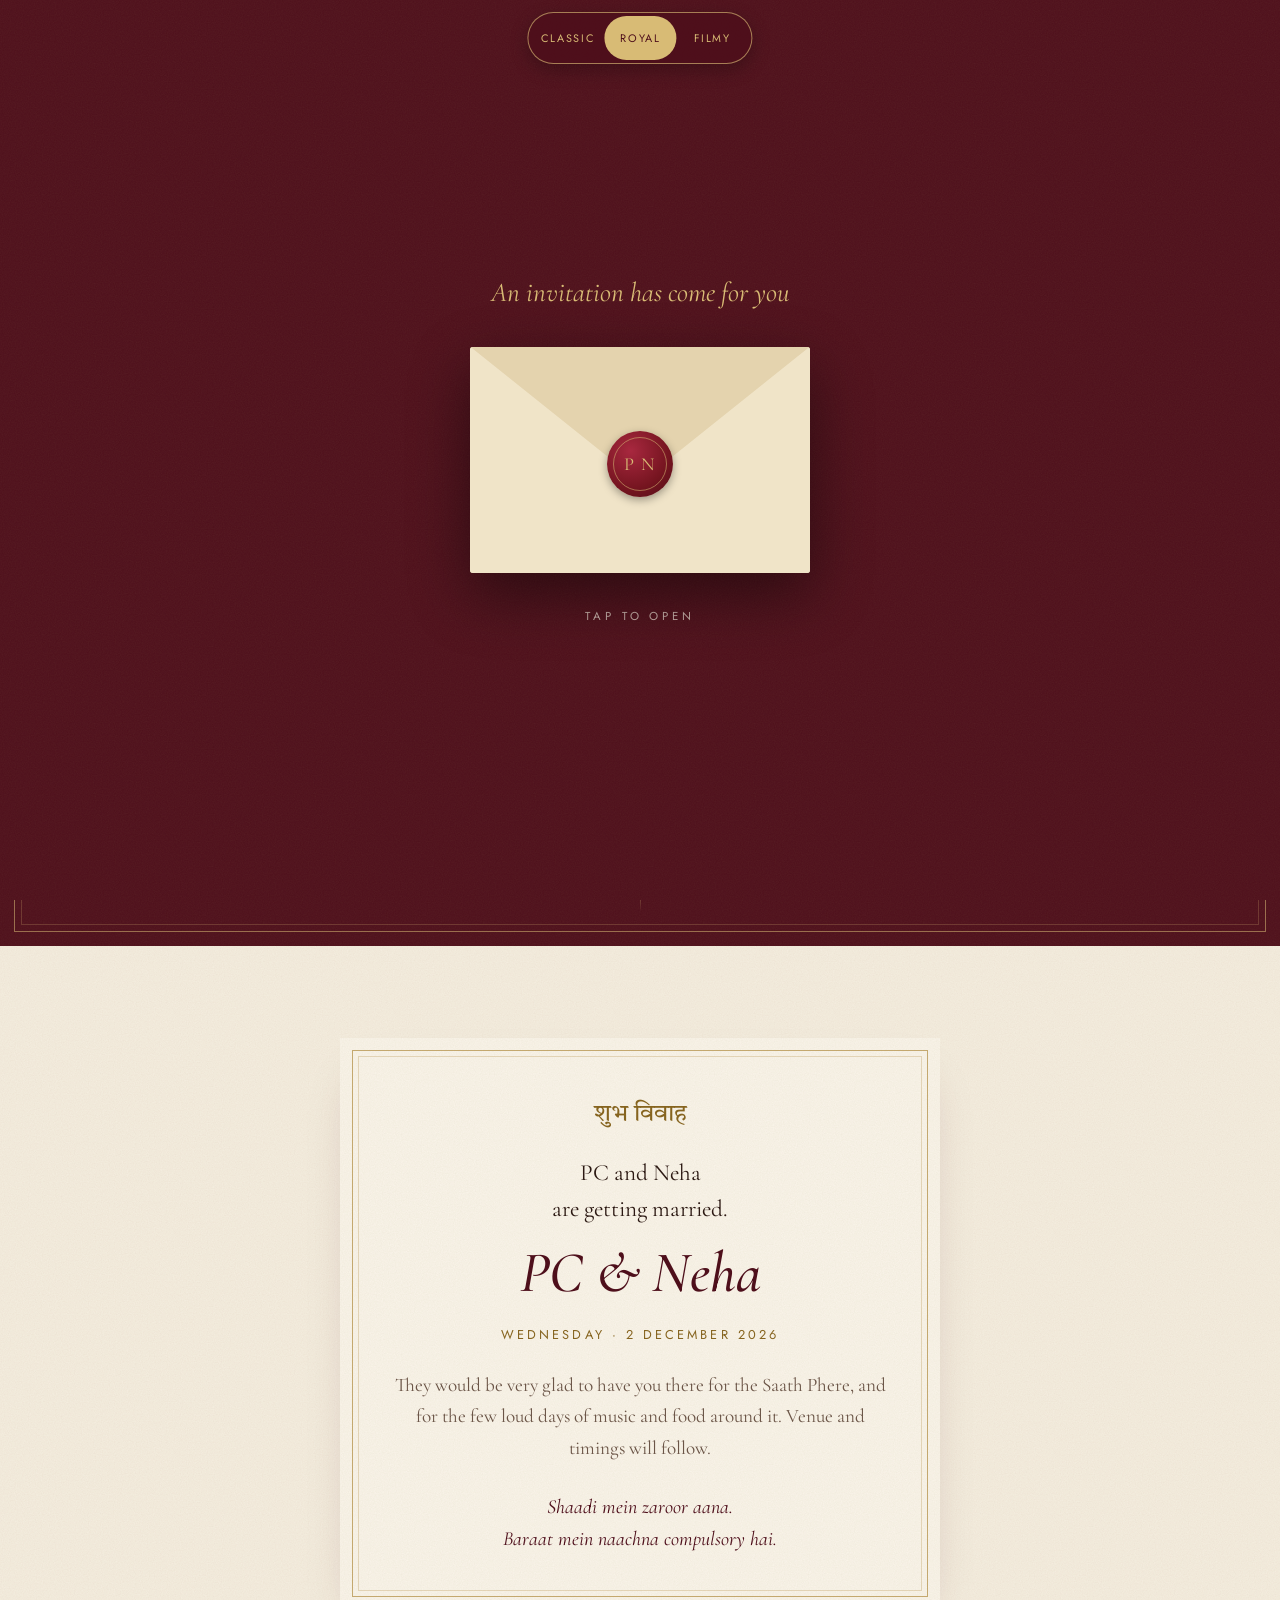
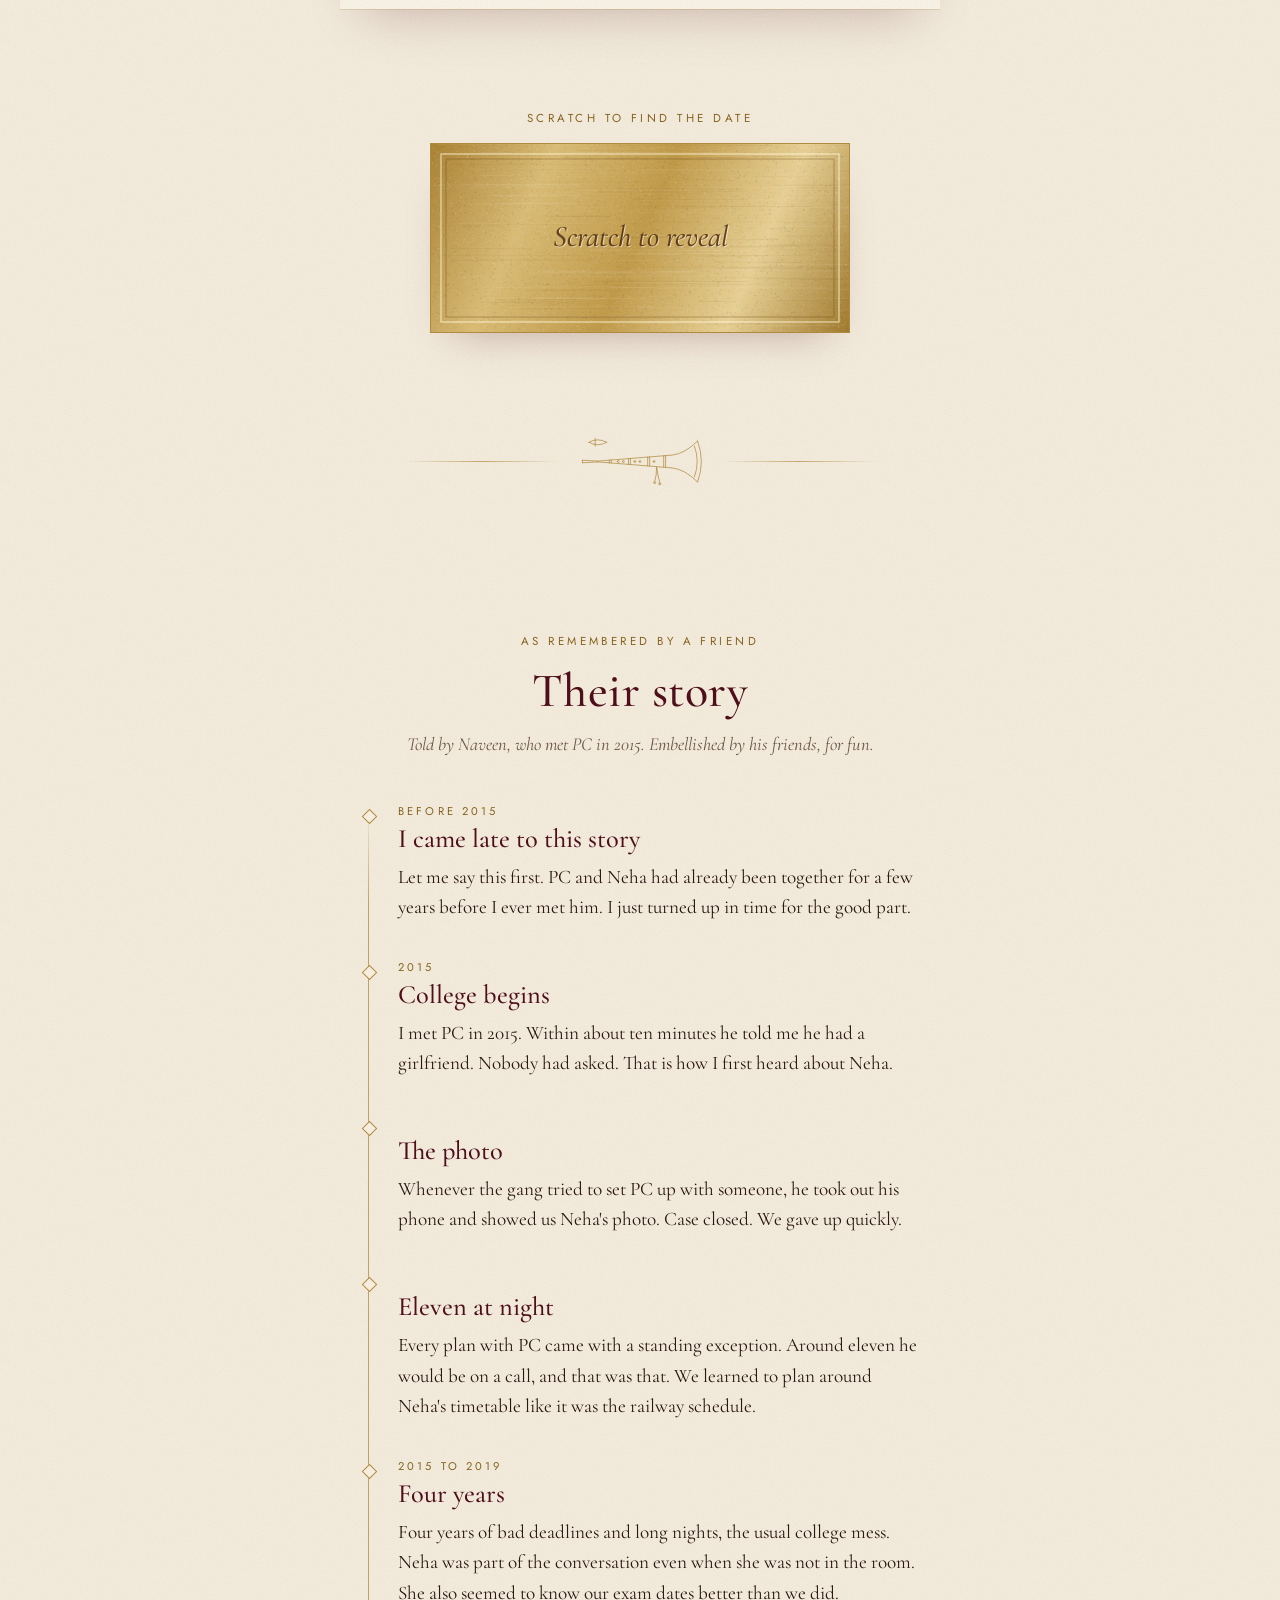
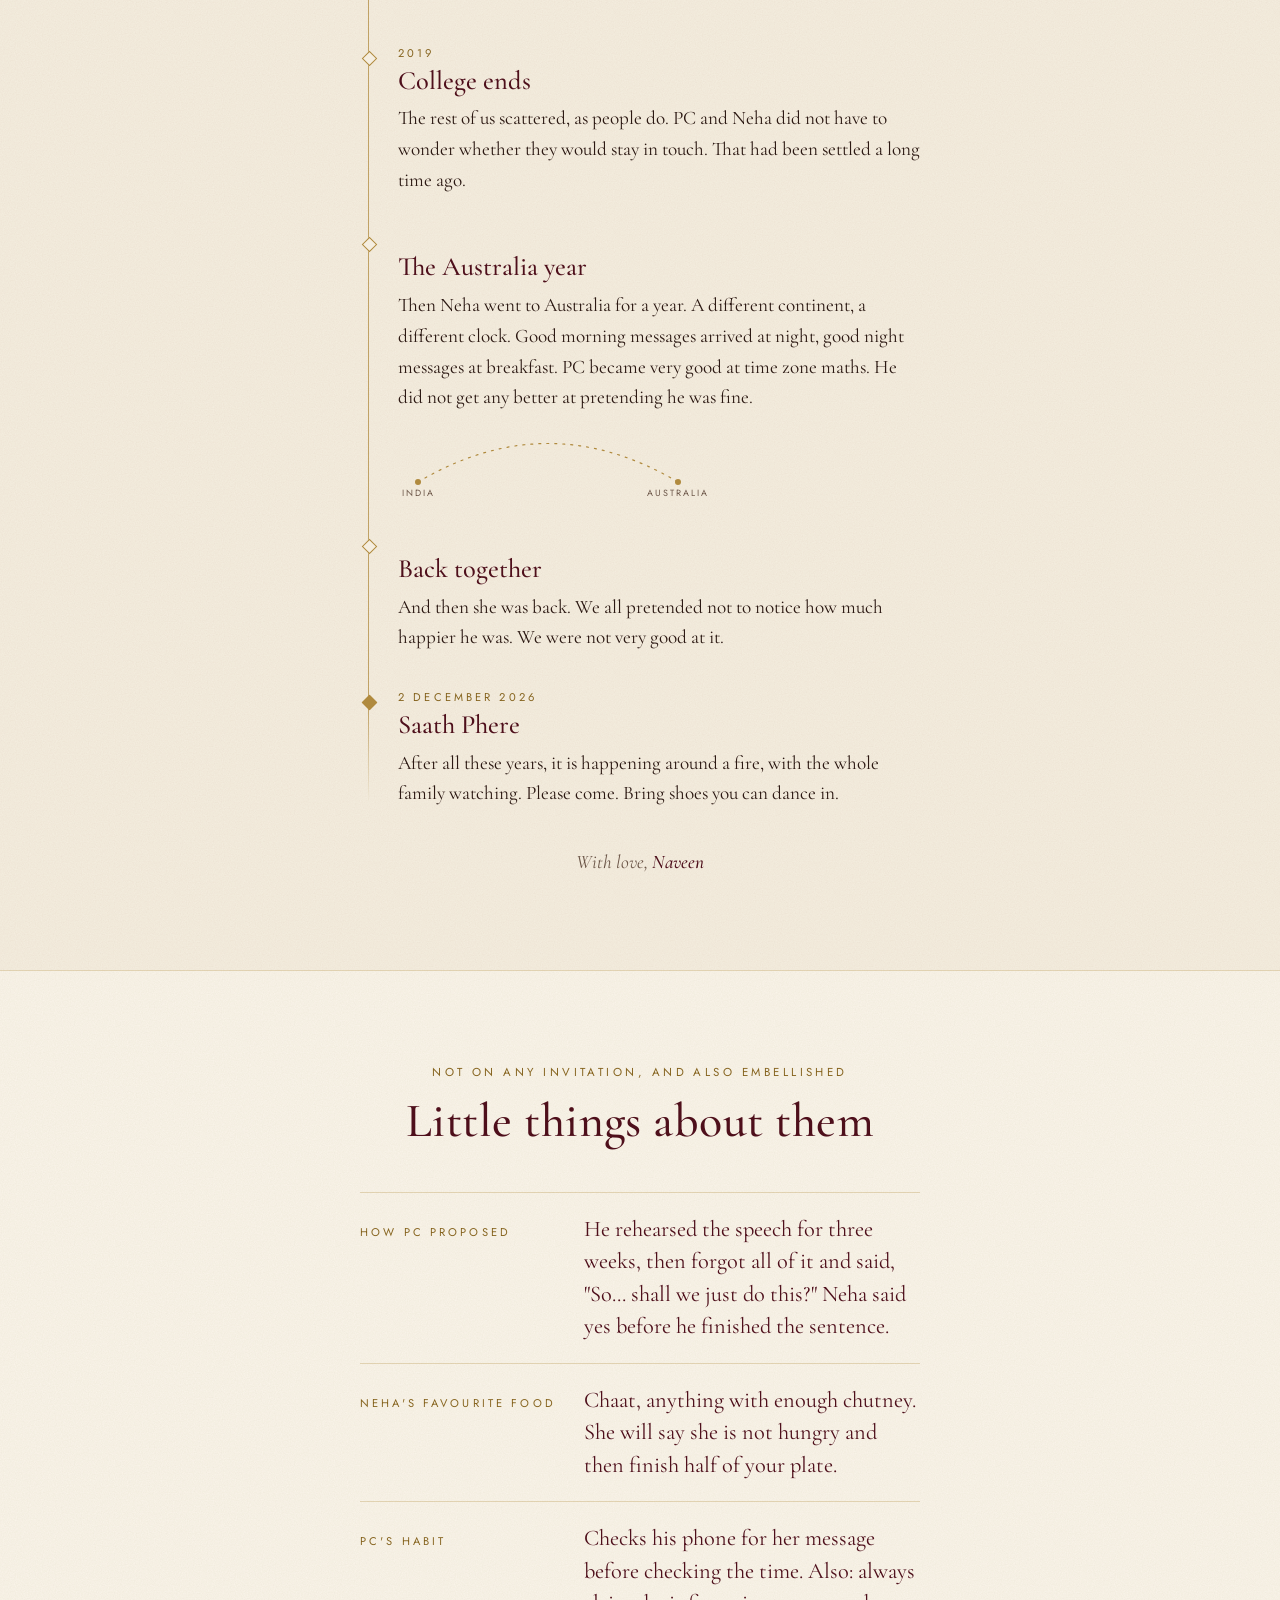
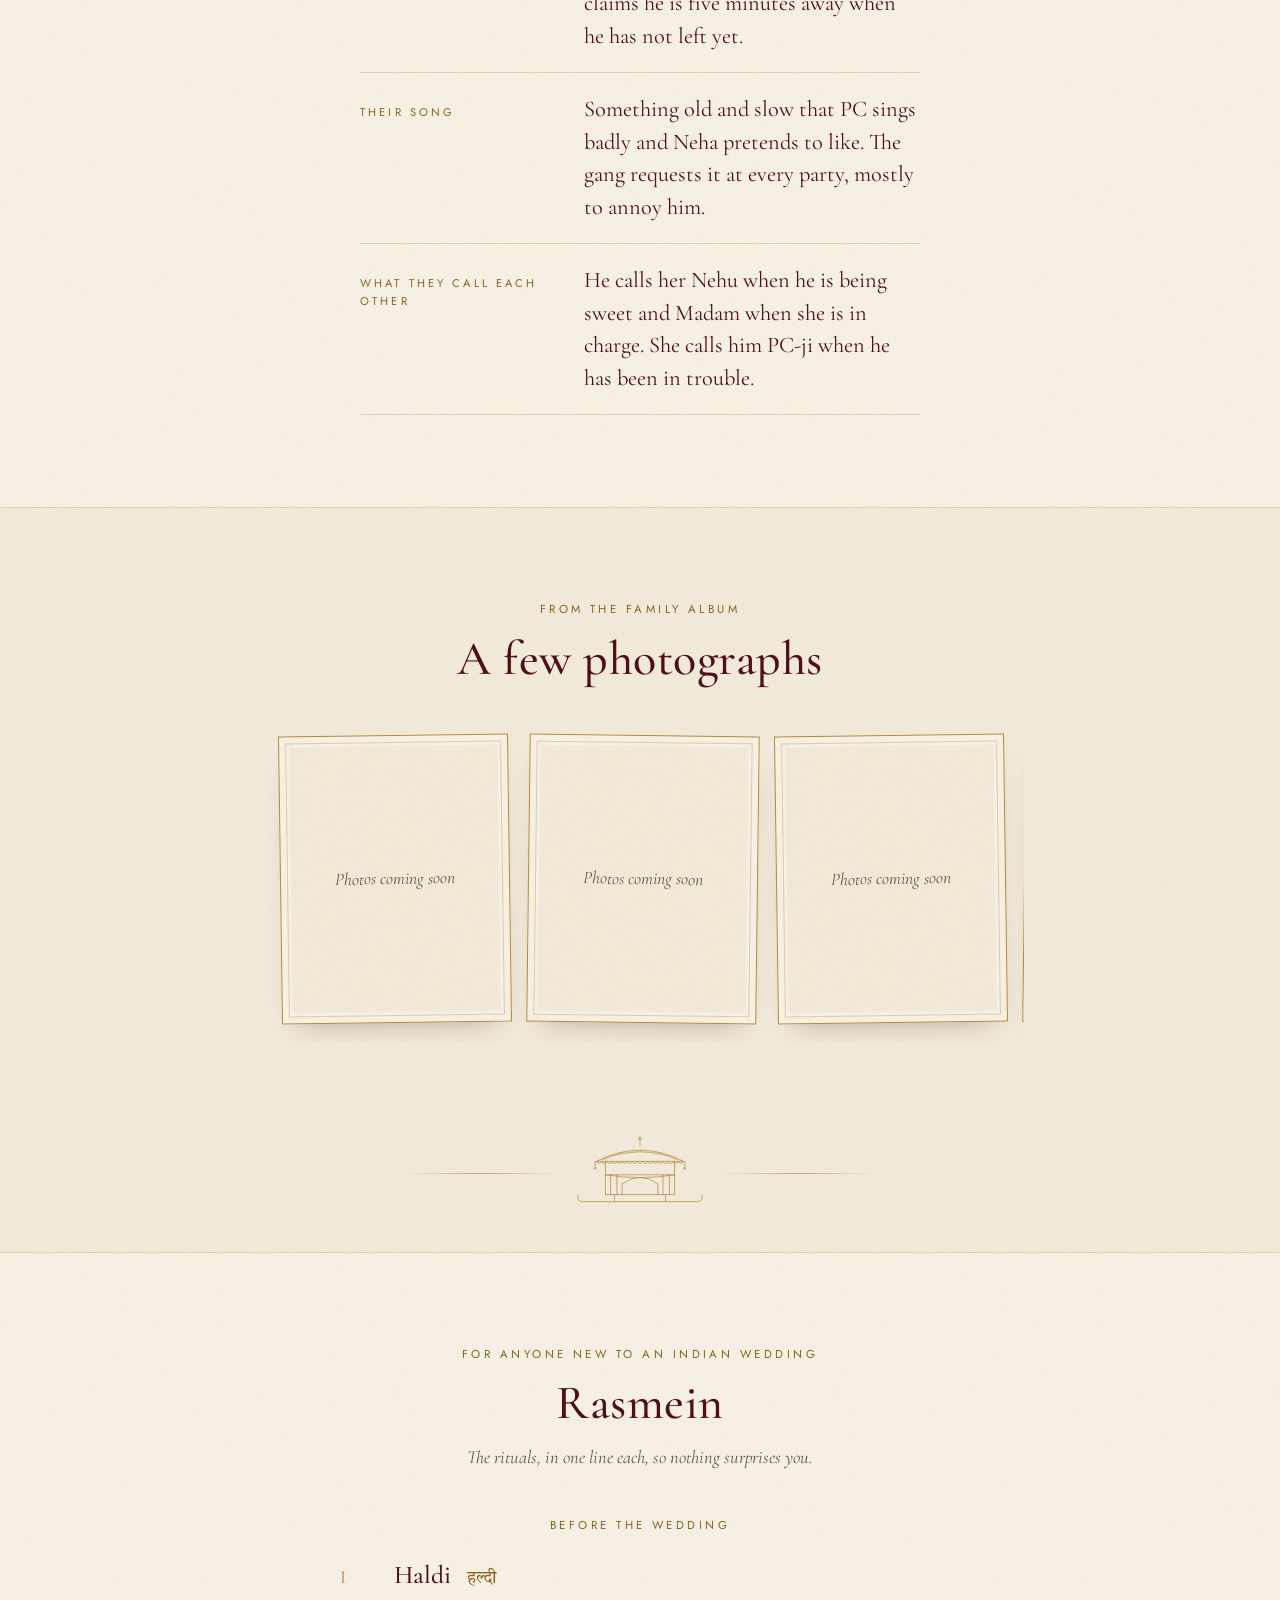
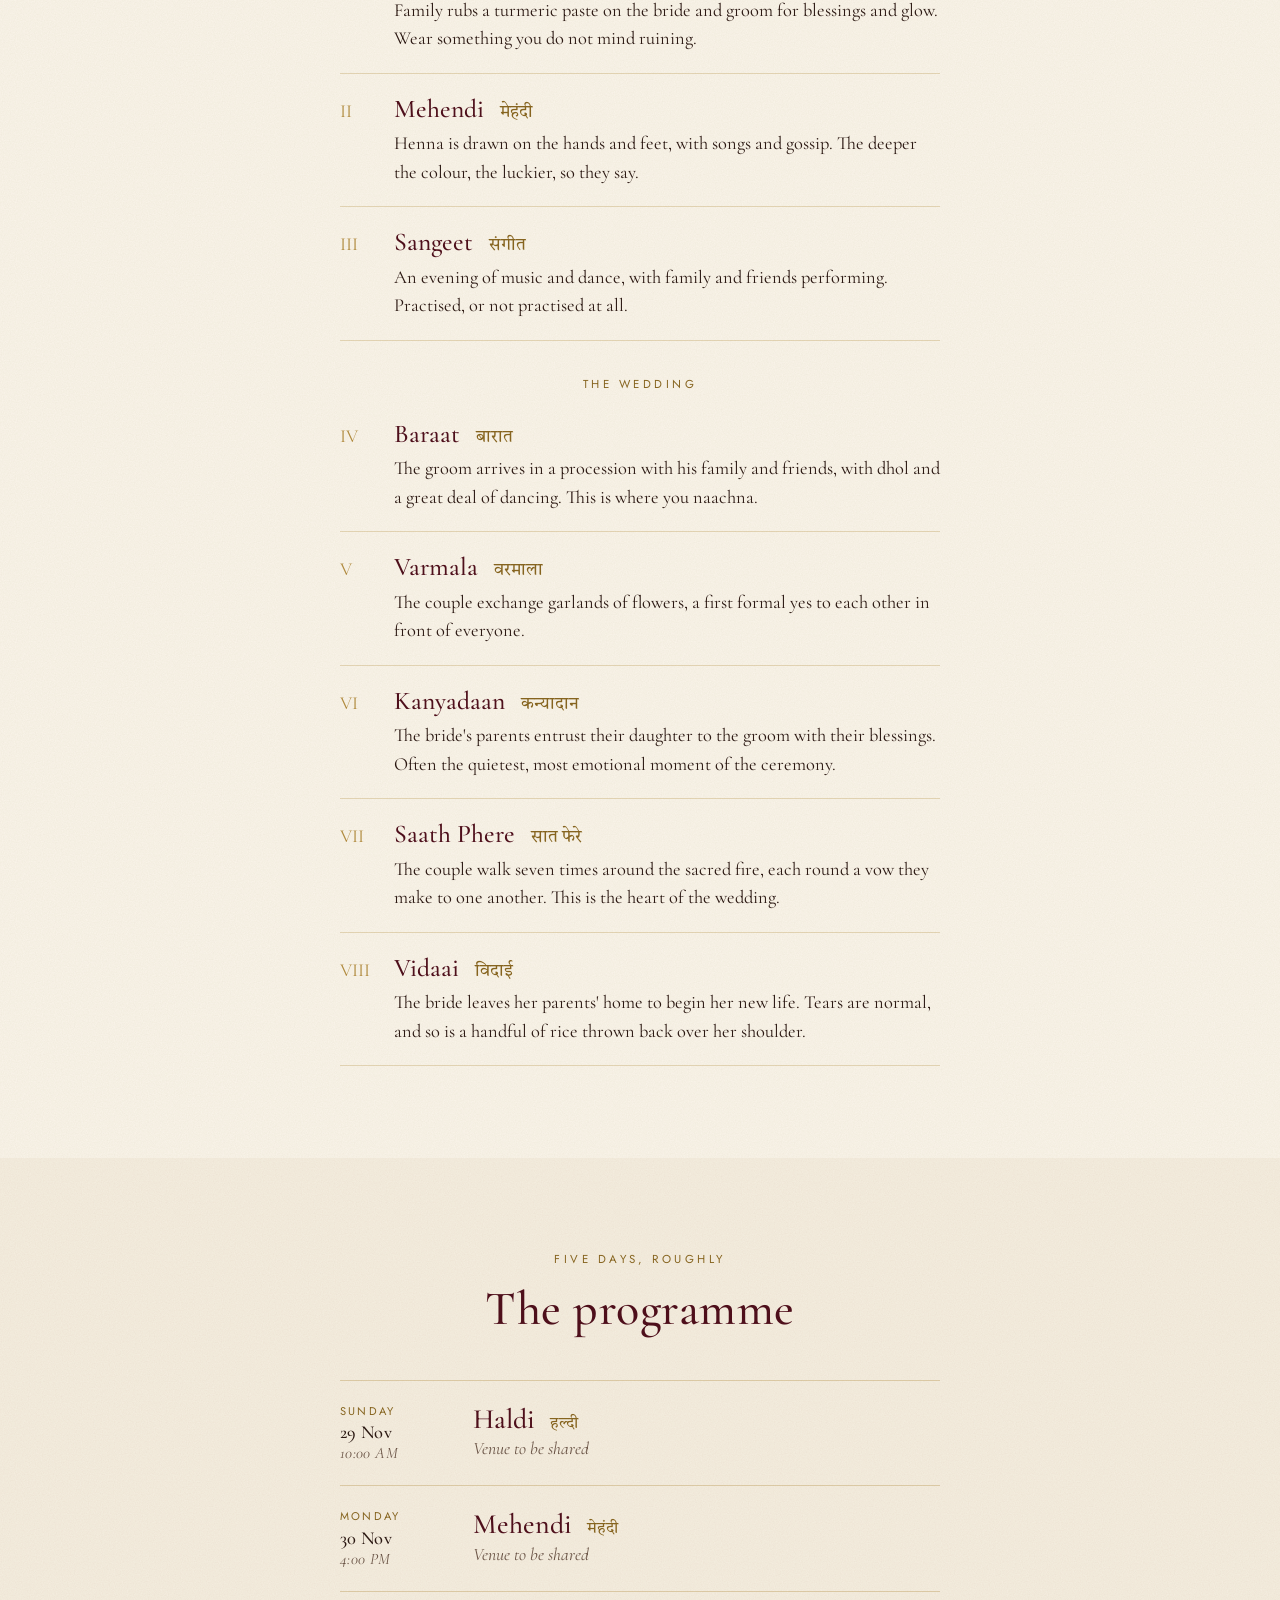
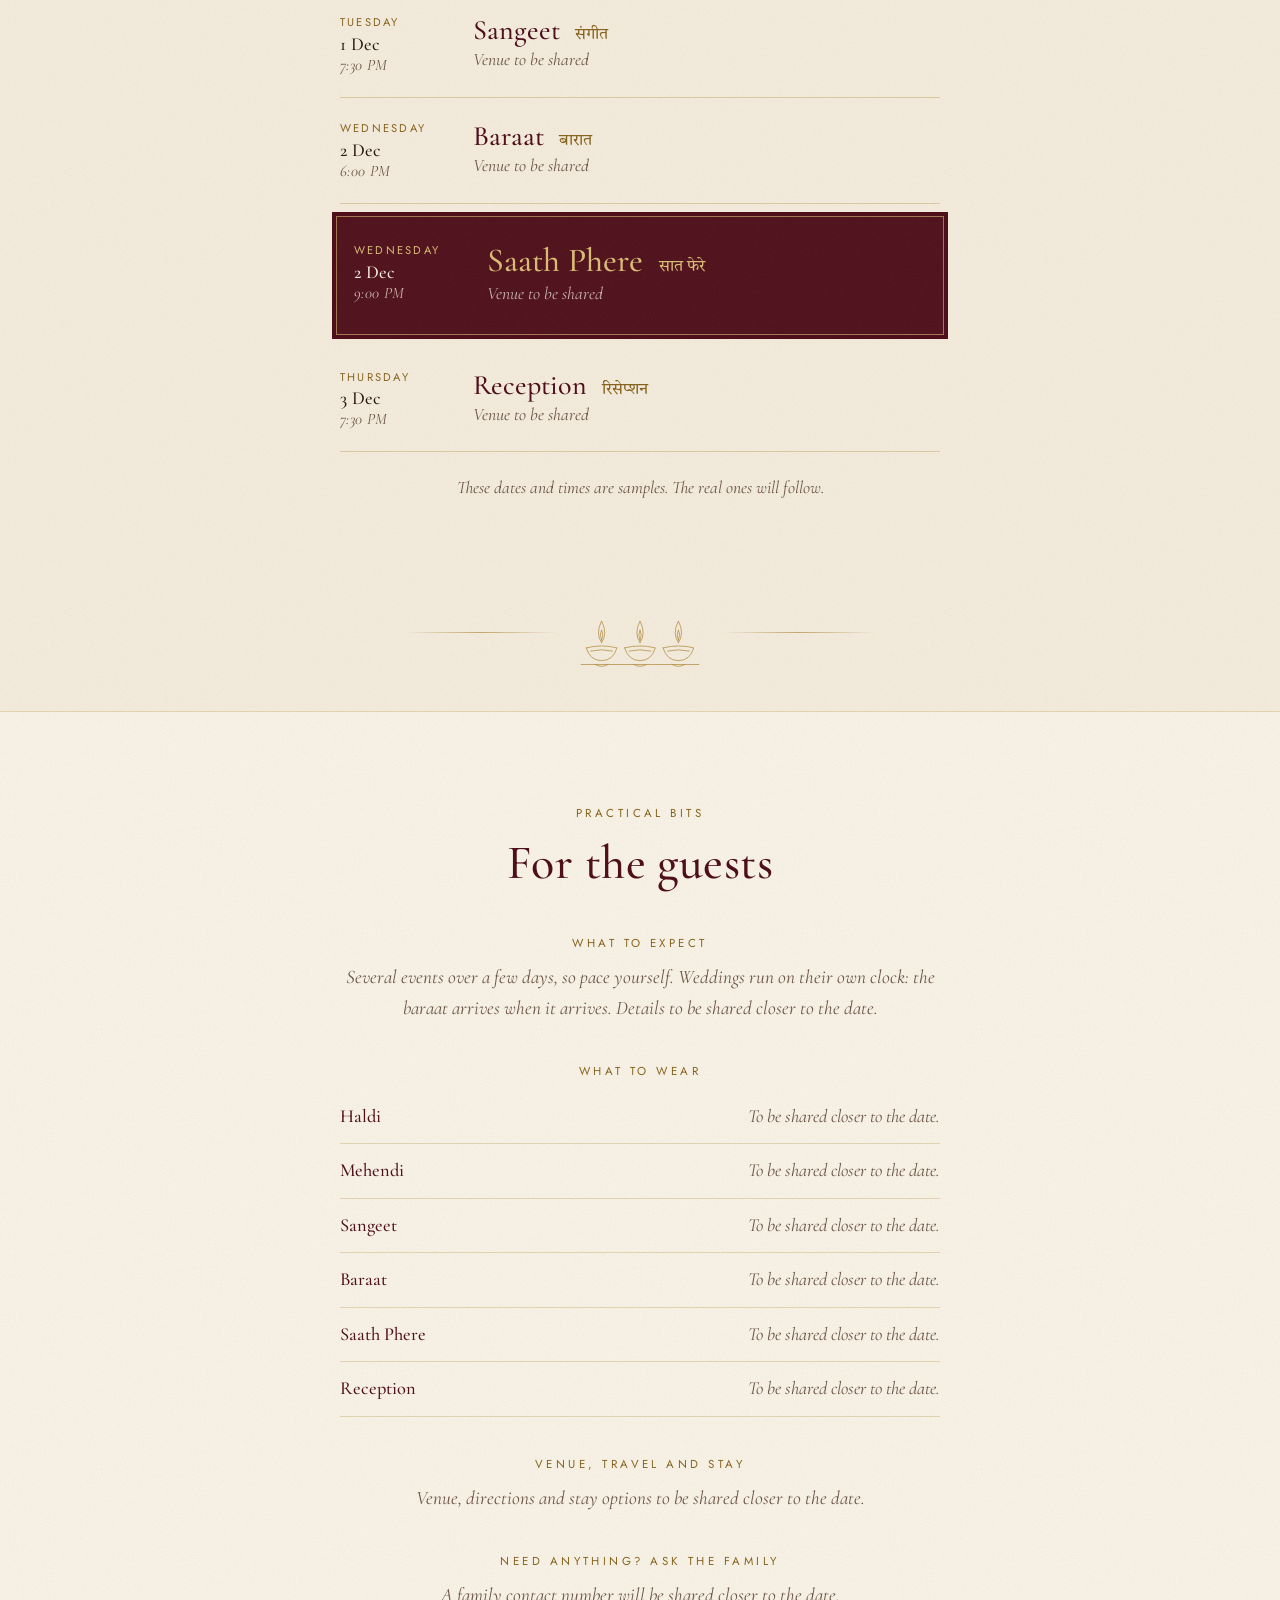
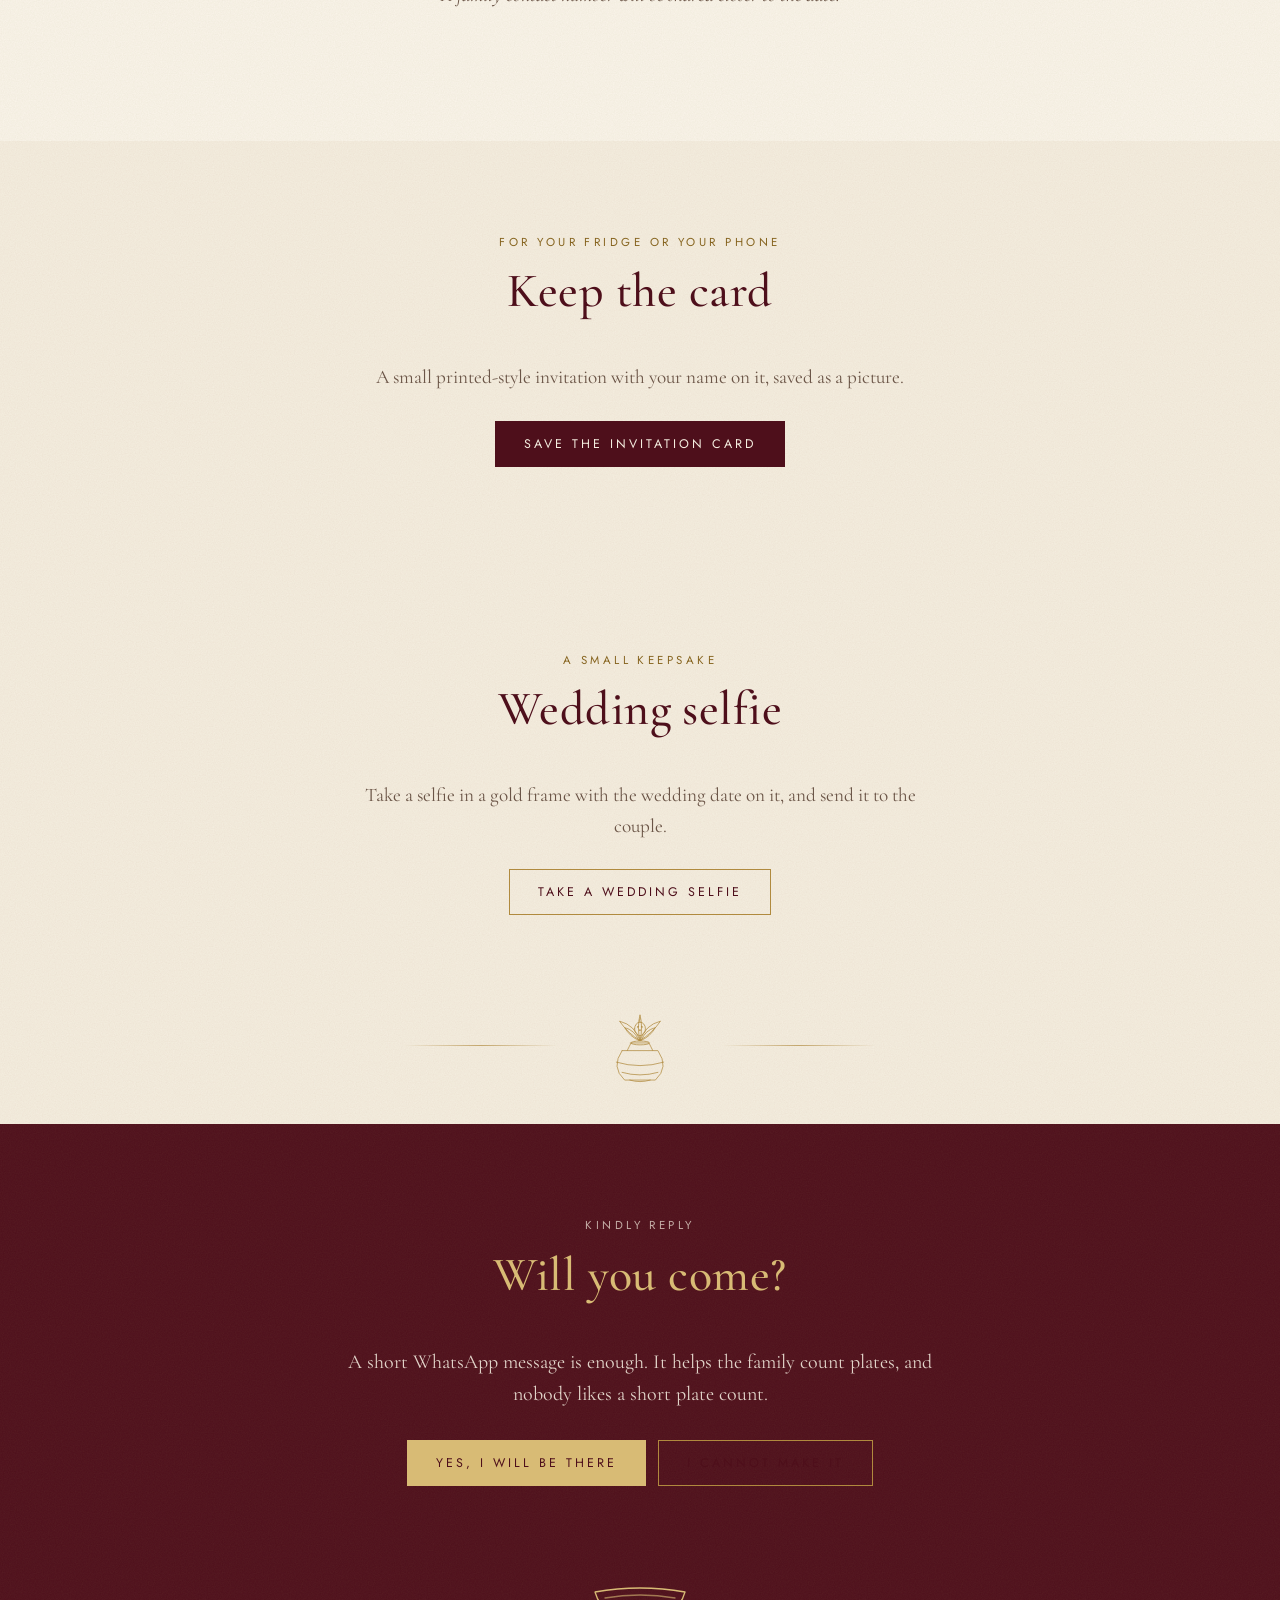
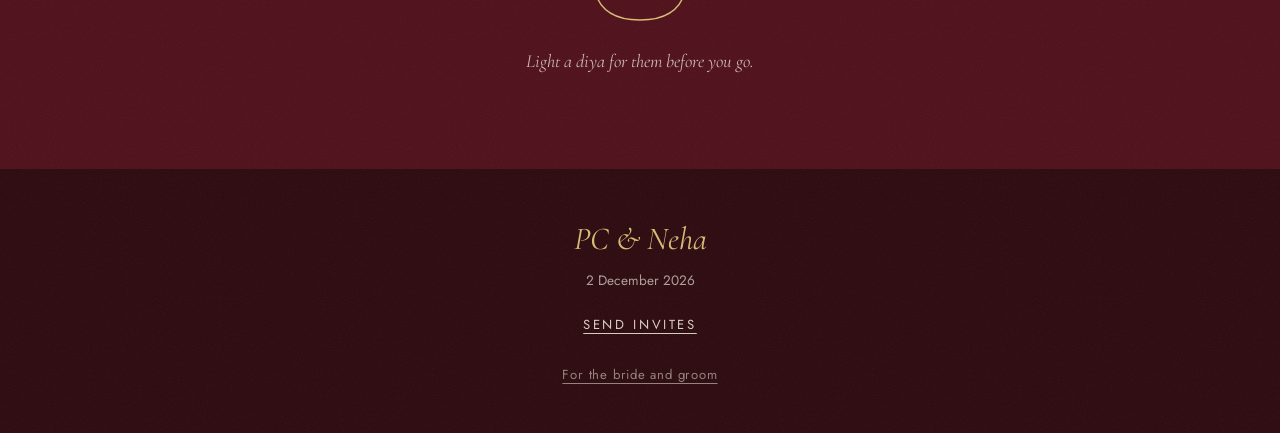
<file: index.html>
<!doctype html>
<html lang="en-IN">
<head>
<meta charset="utf-8">
<meta name="viewport" content="width=device-width, initial-scale=1, viewport-fit=cover">
<title>PC &amp; Neha · 2 December 2026</title>
<meta name="description" content="PC and Neha are getting married. Saath Phere, Wednesday 2 December 2026. Shaadi mein zaroor aana.">
<meta property="og:type" content="website">
<meta property="og:site_name" content="PC &amp; Neha · Shubh Vivah">
<meta property="og:url" content="https://nav347.github.io/pc-wedding/">
<meta property="og:image" content="https://nav347.github.io/pc-wedding/og.jpg?v=3">
<meta property="og:image:secure_url" content="https://nav347.github.io/pc-wedding/og.jpg?v=3">
<meta property="og:image:type" content="image/jpeg">
<meta property="og:image:width" content="1200">
<meta property="og:image:height" content="630">
<meta property="og:image:alt" content="PC &amp; Neha, Shubh Vivah, Wednesday 2 December 2026">
<meta name="twitter:card" content="summary_large_image">
<meta name="twitter:title" content="PC &amp; Neha are getting married">
<meta name="twitter:description" content="Saath Phere, Wednesday 2 December 2026. Shaadi mein zaroor aana.">
<meta name="twitter:image" content="https://nav347.github.io/pc-wedding/og.jpg?v=3">
<meta property="og:locale" content="en_IN">
<meta property="og:title" content="PC &amp; Neha are getting married">
<meta property="og:description" content="Saath Phere, Wednesday 2 December 2026. Shaadi mein zaroor aana.">
<meta name="theme-color" content="#4e0f1b">
<link rel="icon" href="data:image/svg+xml,%3Csvg xmlns='http://www.w3.org/2000/svg' viewBox='0 0 64 64'%3E%3Crect width='64' height='64' rx='10' fill='%234e0f1b'/%3E%3Ctext x='32' y='41' font-family='Georgia,serif' font-size='26' text-anchor='middle' fill='%23d8bb75'%3EP%26N%3C/text%3E%3C/svg%3E">
<link rel="preconnect" href="https://fonts.googleapis.com">
<link rel="preconnect" href="https://fonts.gstatic.com" crossorigin>
<link href="https://fonts.googleapis.com/css2?family=Cormorant+Garamond:ital,wght@0,400;0,500;0,600;1,400;1,500&family=Jost:wght@300;400;500&family=Tiro+Devanagari+Hindi:ital@0;1&display=swap" rel="stylesheet">

<script>
/* ==========================================================================
   FILL ME IN. Everything personal lives in this one block.
   Leave a value as "" and the page shows a graceful "coming soon" line.
   Plain text only. Do not put secrets here.
   ========================================================================== */
const PERSONAL = {
  signoff: "Naveen",                 // who is telling the story (a college friend)
  whatsapp: "",                      // RSVP number with country code, e.g. "919876543210"

  // Little things about them. Fill "value" with a line or two; "hint" shows until then.
  little: [
    { key: "proposal", label: "How PC proposed",        value: "He rehearsed the speech for three weeks, then forgot all of it and said, \"So... shall we just do this?\" Neha said yes before he finished the sentence.", hint: "Ask PC at the Sangeet." },
    { key: "food",     label: "Neha's favourite food",  value: "Chaat, anything with enough chutney. She will say she is not hungry and then finish half of your plate.", hint: "Still being written." },
    { key: "habit",    label: "PC's habit",             value: "Checks his phone for her message before checking the time. Also: always claims he is five minutes away when he has not left yet.", hint: "Better heard in person." },
    { key: "song",     label: "Their song",             value: "Something old and slow that PC sings badly and Neha pretends to like. The gang requests it at every party, mostly to annoy him.", hint: "Neha will tell you herself." },
    { key: "names",    label: "What they call each other", value: "He calls her Nehu when he is being sweet and Madam when she is in charge. She calls him PC-ji when he has been in trouble.", hint: "Coming soon, with permission." }
  ],

  // Story beats in a friend's voice. Edit freely, or add more with storyExtra.
  story: [
    { when: "Before 2015", title: "I came late to this story", text: "Let me say this first. PC and Neha had already been together for a few years before I ever met him. I just turned up in time for the good part." },
    { when: "2015", title: "College begins", text: "I met PC in 2015. Within about ten minutes he told me he had a girlfriend. Nobody had asked. That is how I first heard about Neha." },
    { when: "", title: "The photo", text: "Whenever the gang tried to set PC up with someone, he took out his phone and showed us Neha's photo. Case closed. We gave up quickly." },
    { when: "", title: "Eleven at night", text: "Every plan with PC came with a standing exception. Around eleven he would be on a call, and that was that. We learned to plan around Neha's timetable like it was the railway schedule." },
    { when: "2015 to 2019", title: "Four years", text: "Four years of bad deadlines and long nights, the usual college mess. Neha was part of the conversation even when she was not in the room. She also seemed to know our exam dates better than we did." },
    { when: "2019", title: "College ends", text: "The rest of us scattered, as people do. PC and Neha did not have to wonder whether they would stay in touch. That had been settled a long time ago." },
    { when: "", title: "The Australia year", text: "Then Neha went to Australia for a year. A different continent, a different clock. Good morning messages arrived at night, good night messages at breakfast. PC became very good at time zone maths. He did not get any better at pretending he was fine.", flight: true },
    { when: "", title: "Back together", text: "And then she was back. We all pretended not to notice how much happier he was. We were not very good at it." },
    { when: "2 December 2026", title: "Saath Phere", text: "After all these years, it is happening around a fire, with the whole family watching. Please come. Bring shoes you can dance in." }
  ],
  storyExtra: [],                    // more beats, same shape: { when, title, text }

  // Programme. Dates and times below are SAMPLES until eventsConfirmed is true.
  eventsConfirmed: false,
  events: [
    { name: "Haldi",        hi: "हल्दी",    day: "Sunday, 29 Nov",    time: "10:00 AM", venue: "", dress: "" },
    { name: "Mehendi",      hi: "मेहंदी",   day: "Monday, 30 Nov",    time: "4:00 PM",  venue: "", dress: "" },
    { name: "Sangeet",      hi: "संगीत",    day: "Tuesday, 1 Dec",    time: "7:30 PM",  venue: "", dress: "" },
    { name: "Baraat",       hi: "बारात",    day: "Wednesday, 2 Dec",  time: "6:00 PM",  venue: "", dress: "" },
    { name: "Saath Phere",  hi: "सात फेरे", day: "Wednesday, 2 Dec",  time: "9:00 PM",  venue: "", dress: "", main: true },
    { name: "Reception",    hi: "रिसेप्शन", day: "Thursday, 3 Dec",   time: "7:30 PM",  venue: "", dress: "" }
  ],

  // For the guests
  guests: {
    expect: "",                      // e.g. "Lunch is served after the Haldi."
    stay: "",                        // travel and stay notes
    contactName: "", contactPhone: "", contactNote: ""
  },
  venue: { name: "", address: "", mapUrl: "" }
};

// Photos: drop real ones in later, e.g. { src: "photos/one.jpg", alt: "PC and Neha", caption: "Somewhere nice" }
const PHOTOS = [];
</script>

<style>
:root{
  --ivory:#f5eee0; --paper:#faf5ea; --maroon:#4e0f1b; --maroon2:#5f1424;
  --gold:#b08a3e; --goldL:#d8bb75; --goldD:#86641f; --ink:#2b1812; --soft:#6b5547;
  --noise:url("data:image/svg+xml,%3Csvg xmlns='http://www.w3.org/2000/svg' width='220' height='220'%3E%3Cfilter id='n'%3E%3CfeTurbulence type='fractalNoise' baseFrequency='.85' numOctaves='2' stitchTiles='stitch'/%3E%3CfeColorMatrix values='0 0 0 0 .35 0 0 0 0 .24 0 0 0 0 .13 0 0 0 .10 0'/%3E%3C/filter%3E%3Crect width='100%25' height='100%25' filter='url(%23n)'/%3E%3C/svg%3E");
  --serif:"Cormorant Garamond",Georgia,"Times New Roman",serif; --sans:Jost,system-ui,sans-serif; --deva:"Tiro Devanagari Hindi","Noto Serif Devanagari",serif;
}
*{box-sizing:border-box;margin:0;padding:0}
[hidden]{display:none!important}
html{scroll-behavior:smooth;overflow-x:hidden}
body{font-family:var(--sans);font-weight:400;color:var(--ink);background:var(--ivory) var(--noise);overflow-x:clip;max-width:100%;-webkit-font-smoothing:antialiased;line-height:1.6}
:lang(hi){font-family:var(--deva)}
.sc:lang(hi),.sub:lang(hi),.btn:lang(hi){letter-spacing:0;text-transform:none}
a{color:inherit}
.serif{font-family:var(--serif)}
.sc{font-family:var(--sans);font-size:.72rem;letter-spacing:.3em;text-transform:uppercase;font-weight:400}

/* ---------- shared pieces ---------- */
section{padding:92px 24px;position:relative}
.wrap{max-width:720px;margin:0 auto}
.head{text-align:center;margin-bottom:44px}
.head .sc{color:var(--goldD);display:block;margin-bottom:14px}
.head h2{font-family:var(--serif);font-weight:500;font-size:clamp(2.1rem,7.5vw,3rem);line-height:1.1;color:var(--maroon);letter-spacing:.01em}
.head h2:lang(hi){font-family:var(--deva);font-weight:400;font-size:clamp(1.8rem,6.4vw,2.5rem)}
.head p{color:var(--soft);margin:14px auto 0;max-width:30em;font-style:italic;font-family:var(--serif);font-size:1.15rem;line-height:1.5}
.orn{display:flex;align-items:center;justify-content:center;gap:18px;margin:0 auto;padding:0 24px 40px;max-width:520px;color:var(--gold)}
.orn i{flex:1;height:1px;background:linear-gradient(90deg,transparent,var(--gold) 50%,transparent);opacity:.7}
.orn svg{width:128px;height:77px;flex:none;fill:none;stroke:var(--gold);stroke-width:1.15;stroke-linecap:round;stroke-linejoin:round;overflow:visible}
.js .orn svg{stroke-dasharray:1;stroke-dashoffset:1}
.js .orn.in svg{animation:draw 2.6s cubic-bezier(.5,0,.2,1) forwards}
@keyframes draw{to{stroke-dashoffset:0}}
.orn.tight{padding-top:0}
.rise{opacity:0;transform:translateY(14px);transition:opacity 1.1s ease,transform 1.1s ease}
.rise.in{opacity:1;transform:none}
:focus-visible{outline:2px solid var(--gold);outline-offset:3px}

.btn{display:inline-flex;align-items:center;justify-content:center;gap:8px;min-height:46px;padding:12px 28px;font:400 .78rem var(--sans);letter-spacing:.24em;text-transform:uppercase;text-decoration:none;cursor:pointer;border:1px solid var(--gold);background:transparent;color:var(--maroon);transition:background .3s,color .3s,border-color .3s}
.btn:hover{background:var(--maroon);color:var(--ivory);border-color:var(--maroon)}
.btn.solid{background:var(--maroon);color:var(--ivory);border-color:var(--maroon)}
.btn.solid:hover{background:var(--maroon2)}
.dark .btn,.hero .btn{color:var(--goldL);border-color:rgba(216,187,117,.7)}
.dark .btn:hover,.hero .btn:hover{background:var(--goldL);color:var(--maroon);border-color:var(--goldL)}
.hero .btn.solid{background:var(--goldL);color:var(--maroon);border-color:var(--goldL)}
.hero .btn.solid:hover{background:var(--ivory);border-color:var(--ivory)}
.btns{display:flex;gap:12px;justify-content:center;flex-wrap:wrap}

/* ---------- fixed controls ---------- */
.fab{position:fixed;top:calc(max(12px,env(safe-area-inset-top)) + 64px);z-index:90;height:44px;min-width:44px;border:1px solid rgba(216,187,117,.75);background:rgba(78,15,27,.92);color:var(--goldL);font:400 .85rem var(--sans);cursor:pointer;display:grid;place-items:center;padding:0 14px;border-radius:22px}
#music{right:max(12px,env(safe-area-inset-right));width:44px;padding:0;font-size:1.15rem}
#lang{left:max(12px,env(safe-area-inset-left));letter-spacing:.06em}
#music[aria-pressed=true]{background:var(--goldL);color:var(--maroon)}
body:not(.opened) .fab{display:none}
.vsw{position:fixed;top:max(12px,env(safe-area-inset-top));left:50%;transform:translateX(-50%);z-index:130;display:flex;padding:3px;border-radius:999px;background:rgba(78,15,27,.9);border:1px solid rgba(216,187,117,.65);box-shadow:0 6px 18px rgba(0,0,0,.25)}
.vsw a{min-width:72px;min-height:44px;display:grid;place-items:center;padding:0 10px;border-radius:999px;font:400 .68rem/1 var(--sans);letter-spacing:.16em;text-transform:uppercase;color:var(--goldL);text-decoration:none}
.vsw a[aria-current]{background:var(--goldL);color:var(--maroon)}
#prog{position:fixed;top:0;left:0;height:2px;width:100%;transform-origin:0 50%;transform:scaleX(0);background:var(--gold);z-index:130;pointer-events:none}

/* ---------- envelope ---------- */
body:not(.opened){overflow:hidden}
.env-wrap{position:fixed;inset:0;z-index:100;display:flex;flex-direction:column;align-items:center;justify-content:center;gap:34px;background:var(--maroon) var(--noise);transition:opacity .8s ease .2s,visibility 0s 1s;cursor:pointer}
.env-wrap.gone{opacity:0;visibility:hidden}
.env-wrap .to{font-family:var(--serif);font-style:italic;color:var(--goldL);font-size:clamp(1.25rem,5vw,1.7rem);text-align:center;padding:0 24px;line-height:1.4}
.envelope{position:relative;width:min(340px,82vw);aspect-ratio:3/2;perspective:900px;filter:drop-shadow(0 22px 30px rgba(0,0,0,.45))}
.envelope .back{position:absolute;inset:0;background:#e9dcc0;border-radius:3px}
.envelope .letter{position:absolute;left:6%;right:6%;top:8%;bottom:8%;background:var(--paper);display:flex;flex-direction:column;align-items:center;justify-content:center;gap:2px;text-align:center;color:var(--maroon);transition:transform 1.1s cubic-bezier(.2,.8,.2,1) .5s;z-index:2;border:1px solid rgba(176,138,62,.6)}
.envelope .letter b{font-family:var(--serif);font-weight:500;font-size:clamp(1.7rem,7vw,2.3rem);letter-spacing:.04em}
.envelope .letter small{font-size:.58rem;letter-spacing:.32em;text-transform:uppercase;color:var(--soft)}
.envelope .front{position:absolute;inset:0;z-index:3;border-radius:3px;background:#f0e4c8;clip-path:polygon(0 0,50% 55%,100% 0,100% 100%,0 100%)}
.envelope .flap{position:absolute;left:0;right:0;top:0;height:60%;z-index:4;transform-origin:top;transition:transform .8s ease,z-index 0s .4s;background:#e4d3ae;clip-path:polygon(0 0,100% 0,50% 100%)}
.envelope .seal{position:absolute;left:50%;top:52%;transform:translate(-50%,-50%);z-index:5;width:66px;height:66px;border-radius:50%;background:radial-gradient(circle at 36% 30%,#a8283f,#74141f 62%,#52101a);box-shadow:0 3px 8px rgba(0,0,0,.35);display:grid;place-items:center;color:var(--goldL);font-family:var(--serif);font-size:1.15rem;letter-spacing:.08em;transition:transform .5s ease,opacity .4s ease}
.envelope .seal::after{content:"";position:absolute;inset:6px;border-radius:50%;border:1px solid rgba(216,187,117,.55)}
.env-wrap.open .seal{transform:translate(-50%,-50%) scale(1.3);opacity:0}
.env-wrap.open .flap{transform:rotateX(180deg);z-index:1}
.env-wrap.open .letter{transform:translateY(-62%)}
.env-wrap .hint{color:rgba(245,238,224,.7);font-size:.72rem;letter-spacing:.34em;text-transform:uppercase;animation:soft 2.6s ease-in-out infinite}
@keyframes soft{50%{opacity:.35}}
#fx{position:fixed;top:0;left:0;width:100vw;width:100dvw;height:100vh;height:100dvh;pointer-events:none;z-index:120}

/* ---------- hero ---------- */
.hero{position:relative;min-height:100svh;display:flex;align-items:center;justify-content:center;text-align:center;background:var(--maroon) var(--noise);color:var(--ivory);padding:96px 28px 84px;overflow:hidden}
.hero::before,.hero::after{content:"";position:absolute;pointer-events:none;border:1px solid rgba(216,187,117,.55)}
.hero::before{inset:14px}
.hero::after{inset:21px;border-color:rgba(216,187,117,.22)}
.hero-inner{position:relative;z-index:2;max-width:640px;width:100%}
.hero .mantra{font-family:var(--deva);font-size:1.05rem;color:var(--goldL);letter-spacing:.06em;opacity:0;animation:fade 1.6s .3s forwards}
.hero .guest{font-family:var(--serif);font-style:italic;color:var(--goldL);font-size:1.3rem;margin-top:26px;min-height:1px;opacity:0;animation:fade 1.4s .6s forwards}
.hero .of{display:block;margin-top:28px;color:rgba(245,238,224,.72);opacity:0;animation:fade 1.4s .8s forwards}
.hero h1{font-family:var(--serif);font-weight:400;font-size:clamp(4rem,19vw,8.2rem);line-height:.96;letter-spacing:.01em;color:var(--goldL);margin:20px 0 6px;opacity:0;animation:rise 1.6s 1s forwards}
.hero h1 em{display:block;font-size:.36em;font-style:italic;color:rgba(245,238,224,.7);margin:6px 0 2px;letter-spacing:.1em}
.hero .rule{width:60px;height:1px;background:var(--goldL);opacity:.7;margin:30px auto}
.hero .date{font-family:var(--serif);font-size:clamp(1.35rem,5vw,1.9rem);letter-spacing:.04em;opacity:0;animation:fade 1.4s 1.6s forwards}
.hero .date:lang(hi){font-family:var(--deva);font-size:clamp(1.15rem,4.5vw,1.55rem)}
.hero .sub{margin-top:8px;color:rgba(245,238,224,.7);opacity:0;animation:fade 1.4s 1.8s forwards}
@keyframes fade{to{opacity:1}}
@keyframes rise{from{opacity:0;transform:translateY(16px)}to{opacity:1;transform:none}}
.count{display:flex;justify-content:center;margin:40px auto 0;opacity:0;animation:fade 1.4s 2.1s forwards}
.count div{min-width:72px;padding:2px 14px;text-align:center;border-left:1px solid rgba(216,187,117,.35)}
.count div:first-child{border-left:0}
.count b{display:block;font-family:var(--serif);font-weight:500;font-size:2.3rem;line-height:1.1;color:var(--ivory);font-variant-numeric:tabular-nums}
.count span{font-size:.6rem;letter-spacing:.26em;text-transform:uppercase;color:var(--goldL)}
.hero .btns{margin-top:40px;opacity:0;animation:fade 1.4s 2.4s forwards}
.scroll{position:absolute;bottom:34px;left:50%;width:1px;height:34px;background:linear-gradient(var(--goldL),transparent);opacity:.7;z-index:2}
body:not(.opened) .hero *{animation-play-state:paused!important}

/* ---------- invitation text ---------- */
.invite{text-align:center;padding-bottom:70px}
.invite .card{max-width:600px;margin:0 auto;padding:58px 30px 54px;background:var(--paper) var(--noise);position:relative;box-shadow:0 1px 0 rgba(176,138,62,.25),0 24px 50px -24px rgba(78,15,27,.28)}
.invite .card::before,.invite .card::after{content:"";position:absolute;pointer-events:none;border:1px solid rgba(176,138,62,.7);inset:12px}
.invite .card::after{inset:18px;border-color:rgba(176,138,62,.28)}
.invite .deva{font-family:var(--deva);font-size:1.5rem;color:var(--goldD);margin-bottom:22px}
.invite .lead{font-family:var(--serif);font-size:1.45rem;line-height:1.55;color:var(--ink)}
.invite .names{font-family:var(--serif);font-weight:500;font-style:italic;font-size:clamp(2.6rem,10vw,3.6rem);color:var(--maroon);margin:14px 0 6px;line-height:1.1}
.invite .date{font-family:var(--sans);letter-spacing:.24em;text-transform:uppercase;font-size:.8rem;color:var(--goldD);margin:20px 0 24px}
.invite .body{font-family:var(--serif);font-size:1.2rem;line-height:1.65;color:var(--soft);max-width:26em;margin:0 auto}
.invite .hing{margin-top:26px;font-family:var(--serif);font-style:italic;font-size:1.25rem;color:var(--maroon);line-height:1.6}

/* ---------- scratch ---------- */
.scratch{padding:30px 24px 90px;text-align:center}
.scratch .sc{color:var(--goldD);display:block;margin-bottom:16px}
.sc-wrap{position:relative;width:min(100%,420px);height:190px;margin:0 auto;overflow:hidden;border:1px solid var(--gold);background:var(--paper) var(--noise);box-shadow:0 20px 40px -24px rgba(78,15,27,.35)}
.sc-under{position:absolute;inset:0;display:flex;flex-direction:column;align-items:center;justify-content:center;gap:4px;padding:0 14px}
.sc-under .a{font-family:var(--sans);font-size:.72rem;letter-spacing:.3em;text-transform:uppercase;color:var(--goldD)}
.sc-under .d{font-family:var(--serif);font-weight:500;font-size:clamp(1.5rem,7vw,2.1rem);line-height:1.2;color:var(--maroon)}
.sc-under .s{font-family:var(--deva);font-size:1.15rem;color:var(--goldD)}
.sc-wrap.done .sc-under{animation:settle .9s ease}
@keyframes settle{from{opacity:0;transform:scale(.97)}to{opacity:1;transform:none}}
#scratch{position:absolute;inset:0;width:100%;height:100%;touch-action:none;cursor:grab;transition:opacity .7s;display:block}
.sc-shine{position:absolute;inset:0;pointer-events:none;overflow:hidden}
.sc-shine::before{content:"";position:absolute;top:-20%;bottom:-20%;width:30%;left:-60%;transform:skewX(-20deg);background:linear-gradient(90deg,transparent,rgba(255,255,255,.4),transparent);animation:shine 4.2s ease-in-out infinite}
@keyframes shine{0%{left:-60%}55%,100%{left:130%}}
.sc-wrap.done .sc-shine{display:none}

/* ---------- story ---------- */
.story .tl{position:relative;max-width:560px;margin:0 auto;padding-left:38px}
.story .tl::before{content:"";position:absolute;left:8px;top:6px;bottom:6px;width:1px;background:linear-gradient(transparent,var(--gold) 6%,var(--gold) 94%,transparent);opacity:.75}
.st{position:relative;padding-bottom:36px}
.st::before{content:"";position:absolute;left:-34px;top:8px;width:9px;height:9px;transform:rotate(45deg);background:var(--ivory);border:1px solid var(--gold)}
.st .yr{font-family:var(--sans);font-size:.7rem;letter-spacing:.28em;text-transform:uppercase;color:var(--goldD);min-height:1px}
.st h3{font-family:var(--serif);font-weight:500;font-size:1.65rem;line-height:1.2;color:var(--maroon);margin:3px 0 6px}
.st p{font-family:var(--serif);font-size:1.2rem;line-height:1.6;color:var(--ink)}
.st:last-child{padding-bottom:0}
.st:last-child::before{background:var(--gold)}
.flight{display:block;width:100%;max-width:300px;margin:14px 0 0;overflow:visible}
.by{margin-top:38px;text-align:center;font-family:var(--serif);font-style:italic;font-size:1.2rem;color:var(--soft)}
.by b{font-weight:500;color:var(--maroon)}

/* ---------- little things ---------- */
.little{background:var(--paper) var(--noise);border-top:1px solid rgba(176,138,62,.3);border-bottom:1px solid rgba(176,138,62,.3)}
.lt{max-width:560px;margin:0 auto}
.lt li{list-style:none;display:grid;grid-template-columns:1fr;gap:4px;padding:20px 0;border-bottom:1px solid rgba(176,138,62,.3)}
.lt li:first-child{border-top:1px solid rgba(176,138,62,.3)}
.lt .k{font-size:.7rem;letter-spacing:.28em;text-transform:uppercase;color:var(--goldD)}
.lt .v{font-family:var(--serif);font-size:1.4rem;line-height:1.45;color:var(--maroon)}
.lt .v.pending{font-style:italic;color:var(--soft);font-size:1.3rem}
.lt .v.pending::after{content:"";display:block;width:56px;border-bottom:1px dotted var(--gold);margin-top:8px}
@media (min-width:640px){.lt li{grid-template-columns:200px 1fr;gap:24px;align-items:baseline}}

/* ---------- photos ---------- */
.strip{justify-content:safe center;display:flex;gap:18px;overflow-x:auto;scroll-snap-type:x mandatory;padding:6px 24px 20px;margin:0 -24px;scrollbar-width:thin;scrollbar-color:var(--gold) transparent;-webkit-overflow-scrolling:touch}
.fr{flex:0 0 min(62vw,230px);scroll-snap-align:center;margin:0}
.fr .mat{position:relative;aspect-ratio:4/5;background:var(--paper) var(--noise);border:1px solid var(--gold);padding:10px;box-shadow:0 14px 28px -18px rgba(78,15,27,.4)}
.fr .mat::before{content:"";position:absolute;inset:6px;border:1px solid rgba(176,138,62,.35);pointer-events:none}
.fr .in{width:100%;height:100%;display:grid;place-items:center;text-align:center;background:rgba(176,138,62,.07);color:var(--soft);font-family:var(--serif);font-style:italic;font-size:1.1rem;line-height:1.35;padding:10px}
.fr img{width:100%;height:100%;object-fit:cover;display:block}
.fr figcaption{margin-top:10px;text-align:center;font-family:var(--serif);font-style:italic;color:var(--soft);font-size:1.05rem}
.fr:nth-child(odd) .mat{transform:rotate(-.8deg)}.fr:nth-child(even) .mat{transform:rotate(.7deg)}

/* ---------- rasmein ---------- */
.rasm{background:var(--paper) var(--noise);border-top:1px solid rgba(176,138,62,.3)}
.rg{max-width:600px;margin:0 auto 34px}
.rg:last-child{margin-bottom:0}
.rg>.sc{display:block;text-align:center;color:var(--goldD);margin-bottom:6px}
.rs{list-style:none}
.rs li{display:grid;grid-template-columns:44px 1fr;gap:0 10px;padding:20px 0;border-bottom:1px solid rgba(176,138,62,.3)}
.rs .n{font-family:var(--serif);font-size:1.15rem;color:var(--gold);padding-top:3px}
.rs h3{font-family:var(--serif);font-weight:500;font-size:1.6rem;line-height:1.2;color:var(--maroon)}
.rs h3 span{font-family:var(--deva);font-weight:400;font-size:1.05rem;color:var(--goldD);margin-left:10px;white-space:nowrap}
.rs p{grid-column:2;font-family:var(--serif);font-size:1.15rem;line-height:1.55;color:var(--ink);margin-top:3px}

/* ---------- programme ---------- */
.prog{max-width:600px;margin:0 auto;list-style:none}
.prog li{display:grid;grid-template-columns:7.2rem 1fr;gap:6px 18px;padding:22px 0;border-bottom:1px solid rgba(176,138,62,.35)}
.prog li:first-child{border-top:1px solid rgba(176,138,62,.35)}
.prog .dt{font-size:.7rem;letter-spacing:.2em;text-transform:uppercase;color:var(--goldD);line-height:1.5}
.prog .dt .tm{display:block;font:400 1rem var(--serif);font-style:italic;color:var(--soft);margin-top:0}
.prog li.main .dt .tm{color:rgba(245,238,224,.75)}
.prog .dt b{display:block;font:500 1.15rem var(--serif);letter-spacing:.02em;text-transform:none;color:var(--ink);margin-top:2px}
.prog h3{font-family:var(--serif);font-weight:500;font-size:1.75rem;line-height:1.15;color:var(--maroon)}
.prog h3 span{font-family:var(--deva);font-weight:400;font-size:1rem;color:var(--goldD);margin-left:8px}
.prog .vn{font-family:var(--serif);font-style:italic;font-size:1.1rem;color:var(--soft)}
.prog li.main{background:var(--maroon) var(--noise);color:var(--ivory);border:0;padding:30px 22px;margin:8px -8px;box-shadow:inset 0 0 0 4px var(--maroon),inset 0 0 0 5px rgba(216,187,117,.6)}
.prog li.main .dt,.prog li.main h3 span{color:var(--goldL)}
.prog li.main .dt b{color:var(--ivory)}
.prog li.main h3{color:var(--goldL);font-size:2.1rem}
.prog li.main .vn{color:rgba(245,238,224,.72)}
.sample{margin-top:22px;text-align:center;font-family:var(--serif);font-style:italic;color:var(--soft);font-size:1.1rem}
@media (max-width:360px){.prog li{grid-template-columns:6.2rem 1fr;gap:6px 12px}}

/* ---------- guests ---------- */
.guests{background:var(--paper) var(--noise);border-top:1px solid rgba(176,138,62,.3)}
.gb{max-width:600px;margin:0 auto 38px}
.gb h3{font-size:.72rem;letter-spacing:.3em;text-transform:uppercase;font-weight:400;color:var(--goldD);margin-bottom:10px;text-align:center}
.gb p{font-family:var(--serif);font-size:1.2rem;line-height:1.6;text-align:center;color:var(--ink)}
.gb p.later{font-style:italic;color:var(--soft)}
.dc{list-style:none;margin-top:6px}
.dc li{display:flex;justify-content:space-between;gap:16px;padding:12px 0;border-bottom:1px solid rgba(176,138,62,.3);font-family:var(--serif);font-size:1.15rem}
.dc li span:first-child{color:var(--maroon);font-weight:500}
.dc li span:last-child{color:var(--soft);font-style:italic;text-align:right}
.gb a.tel{display:inline-flex;align-items:center;min-height:44px;color:var(--maroon)}

/* ---------- card + selfie ---------- */
.keep,.selfie{text-align:center}
.keep .msg,.selfie .msg{max-width:30em;margin:0 auto 28px;font-family:var(--serif);font-size:1.2rem;line-height:1.6;color:var(--soft)}
#cardOut{margin:30px auto 0;max-width:300px}
#cardOut img{width:100%;height:auto;display:block;border:1px solid var(--gold);box-shadow:0 20px 40px -22px rgba(78,15,27,.5)}
#cardOut .btns{margin-top:18px}

/* ---------- rsvp ---------- */
.rsvp{background:var(--maroon) var(--noise);color:var(--ivory);text-align:center}
.rsvp .head h2{color:var(--goldL)}
.rsvp .head .sc{color:rgba(245,238,224,.7)}
.rsvp .msg{max-width:30em;margin:0 auto 30px;font-family:var(--serif);font-size:1.25rem;line-height:1.6;color:rgba(245,238,224,.88)}
.diya-box{margin:56px auto 0;text-align:center}
.diya{background:none;border:0;cursor:pointer;position:relative;width:110px;height:92px;color:inherit;font:inherit}
.diya svg{width:100%;height:100%;overflow:visible}
.diya .flame{opacity:0;transform-origin:55px 56px;transform:scale(.3);transition:opacity .6s,transform .6s}
.diya[aria-pressed=true] .flame{opacity:1;transform:none;animation:flick 1.6s ease-in-out infinite alternate}
@keyframes flick{0%{transform:scale(1,1) rotate(-1.5deg)}50%{transform:scale(.95,1.06) rotate(1.5deg)}100%{transform:scale(1.03,.97) rotate(-1deg)}}
.diya-msg{color:rgba(245,238,224,.75);margin-top:6px;min-height:1.6em;font-family:var(--serif);font-style:italic;font-size:1.15rem}
footer{background:#2a0810 var(--noise);color:rgba(245,238,224,.65);text-align:center;padding:44px 20px 36px;font-size:.85rem}
footer .nm{font-family:var(--serif);font-style:italic;font-size:2rem;color:var(--goldL);display:block;margin-bottom:6px}
footer button.lnk{background:none;border:0;color:rgba(245,238,224,.85);font:inherit;font-size:.82rem;letter-spacing:.2em;text-transform:uppercase;text-decoration:underline;text-underline-offset:4px;cursor:pointer;margin-top:10px;padding:12px 18px;min-height:44px}
footer button.lnk:hover{color:var(--goldL)}

/* ---------- modals ---------- */
.modal{position:fixed;inset:0;z-index:200;background:rgba(24,4,9,.72);display:none;align-items:center;justify-content:center;padding:20px}
.modal.show{display:flex}
.modal .pnl{background:var(--paper) var(--noise);max-width:440px;width:100%;padding:28px 24px;border:1px solid var(--gold);color:var(--ink);box-shadow:0 30px 70px rgba(0,0,0,.5)}
.modal h3{font-family:var(--serif);font-weight:500;font-size:1.7rem;color:var(--maroon)}
.modal label{display:block;font-size:.7rem;letter-spacing:.24em;text-transform:uppercase;color:var(--soft);margin:18px 0 6px}
.modal input{width:100%;min-height:46px;padding:11px 14px;border:1px solid rgba(176,138,62,.8);border-radius:0;font:inherit;font-size:1rem;background:#fffdf8;color:var(--ink)}
.modal .row{display:flex;gap:10px;flex-wrap:wrap;margin-top:18px}
.modal .x{float:right;background:none;border:0;font-size:1.8rem;line-height:1;cursor:pointer;color:var(--soft);min-width:44px;min-height:44px;margin:-10px -8px 0 0}
.modal .ok{min-height:1.4em;margin-top:10px;font-size:.85rem;color:#1f6f43}
.bm .pnl{max-width:420px;padding:16px 16px 18px;max-height:calc(100vh - 24px);max-height:calc(100dvh - 24px);overflow-y:auto}
.bm h3{text-align:center;padding-left:44px}
.bm .stage{position:relative;width:min(100%,300px);width:min(100%,calc((100dvh - 250px)*.75));min-width:210px;aspect-ratio:3/4;margin:4px auto 12px;overflow:hidden;background:var(--maroon)}
.bm .stage video,.bm .stage canvas{position:absolute;inset:0;width:100%;height:100%;display:block}
.bm .stage video{object-fit:cover;transform:scaleX(-1)}
.bm:not([data-state=live]) #bVid{display:none}
.bm[data-state=shot] #bOv{display:none}
#bRes{display:none}.bm[data-state=shot] #bRes{display:block}
.bm .alt{position:absolute;inset:0;display:none;flex-direction:column;align-items:center;justify-content:center;gap:14px;padding:22px;text-align:center;color:var(--ivory);z-index:2}
.bm .alt p{font-size:.95rem;line-height:1.5}
.bm[data-state=alt] .alt{display:flex}
.bm .ctl{display:none;gap:12px;justify-content:center;align-items:center;flex-wrap:wrap}
.bm[data-state=live] .live-ctl,.bm[data-state=shot] .shot-ctl{display:flex}
.shut{width:72px;height:72px;border-radius:50%;border:4px solid var(--paper);background:var(--maroon);box-shadow:0 0 0 2px var(--gold);cursor:pointer}
.shut:disabled{opacity:.5}
.cd{position:absolute;inset:0;display:grid;place-items:center;font:500 7rem var(--serif);color:#fff;text-shadow:0 4px 24px rgba(0,0,0,.6);pointer-events:none;z-index:3}
.cd.tick{animation:cdp .9s ease-out}
@keyframes cdp{0%{transform:scale(1.5);opacity:0}25%{opacity:1}100%{transform:scale(.9);opacity:.85}}
.fl{position:absolute;inset:0;background:#fff;opacity:0;pointer-events:none;z-index:4}
.bm .tip{font-size:.8rem;color:var(--soft);text-align:center;margin-top:10px;min-height:1.2em}
.vh{position:absolute;width:1px;height:1px;opacity:0;overflow:hidden;pointer-events:none}

#shakeHint{position:fixed;left:50%;bottom:max(18px,env(safe-area-inset-bottom));transform:translate(-50%,20px);z-index:95;min-height:44px;max-width:calc(100vw - 32px);padding:11px 24px;border:1px solid rgba(216,187,117,.85);background:rgba(78,15,27,.95);color:var(--goldL);font:400 .72rem var(--sans);letter-spacing:.22em;text-transform:uppercase;cursor:pointer;opacity:0;transition:opacity .5s,transform .5s;white-space:nowrap;border-radius:22px}
#shakeHint.show{opacity:1;transform:translate(-50%,0)}
#shower{position:fixed;top:0;left:0;width:100vw;width:100dvw;height:100vh;height:100dvh;pointer-events:none;z-index:121}

@media (prefers-reduced-motion:reduce){
  html{scroll-behavior:auto}
  *{animation:none!important;transition:none!important}
  .rise,.hero *{opacity:1!important;transform:none!important}
  .js .orn svg{stroke-dashoffset:0!important}
  #prog{display:none}
}
</style>
<link rel="stylesheet" href="studio.css"><style>:root{--st-bg:#faf5ea;--st-fg:#2b1812;--st-muted:#6b5547;--st-accent:#4e0f1b;--st-accent-fg:#f5eee0;--st-line:#b08a3e;--st-warn-bg:#f3e6c4;--st-font:Jost,system-ui,sans-serif;--st-head:"Cormorant Garamond",Georgia,serif;}</style>
</head>
<body>
<div id="prog" aria-hidden="true"></div>
<nav class="vsw" aria-label="Invitation style"><a href="classic.html" id="vOld">Classic</a><a href="./" id="vNew" aria-current="page">Royal</a><a href="filmy.html" id="vFil">Filmy</a></nav>
<button class="fab" id="lang" type="button" aria-label="Switch language to Hindi" lang="hi">हिन्दी</button>
<button class="fab" id="music" aria-pressed="false" aria-label="Play shehnai music" title="Soft shehnai">&#9834;</button>
<svg id="art" width="0" height="0" style="position:absolute" aria-hidden="true"></svg>

<div class="env-wrap" id="env" role="button" aria-label="Open the invitation" tabindex="0">
  <p class="to" id="envTo">An invitation has come for you</p>
  <div class="envelope">
    <div class="back"></div>
    <div class="letter"><small>The wedding of</small><b>PC &amp; Neha</b><small>2 December 2026</small></div>
    <div class="front"></div>
    <div class="flap"></div>
    <div class="seal">P N</div>
  </div>
  <p class="hint">Tap to open</p>
</div>
<canvas id="fx" aria-hidden="true"></canvas>

<header class="hero" id="top">
  <div class="hero-inner">
    <p class="mantra" lang="hi">॥ श्री गणेशाय नमः ॥</p>
    <p class="guest" id="guest"></p>
    <span class="sc of">The wedding of</span>
    <h1>PC <em>and</em> Neha</h1>
    <div class="rule"></div>
    <p class="date" data-hi="बुधवार · 2 दिसंबर 2026">Wednesday · 2 December 2026</p>
    <p class="sub sc" data-hi="सात फेरों तक">Until the Saath Phere</p>
    <div class="count" id="count" role="timer" aria-label="Countdown to 2 December 2026"></div>
    <div class="btns">
      <a class="btn solid" id="gcal" target="_blank" rel="noopener">Add to calendar</a>
      <a class="btn" href="#events">The programme</a>
    </div>
  </div>
  <div class="scroll" aria-hidden="true"></div>
</header>

<section class="invite">
  <div class="card rise">
    <p class="deva" lang="hi">शुभ विवाह</p>
    <p class="lead">PC and Neha<br>are getting married.</p>
    <p class="names">PC &amp; Neha</p>
    <p class="date">Wednesday · 2 December 2026</p>
    <p class="body">They would be very glad to have you there for the Saath Phere, and for the few loud days of music and food around it. Venue and timings will follow.</p>
    <p class="hing">Shaadi mein zaroor aana.<br>Baraat mein naachna compulsory hai.</p>
  </div>
</section>

<section class="scratch">
  <span class="sc rise" data-hi="तारीख़ खोजिए">Scratch to find the date</span>
  <div class="sc-wrap rise" id="scWrap">
    <div class="sc-under"><span class="a">Saath Phere</span><span class="d">Wednesday, 2 December 2026</span><span class="s" lang="hi">शुभ विवाह</span></div>
    <canvas id="scratch" role="img" aria-label="Scratch card. Scratch with your finger to reveal the wedding date."></canvas>
    <div class="sc-shine" aria-hidden="true"></div>
  </div>
</section>

<div class="orn" aria-hidden="true"><i></i><svg viewBox="0 0 200 120"><use href="#a-shehnai"/></svg><i></i></div>

<section class="story">
  <div class="wrap">
    <div class="head rise">
      <span class="sc">As remembered by a friend</span>
      <h2 data-hi="उनकी कहानी">Their story</h2>
      <p>Told by Naveen, who met PC in 2015. Embellished by his friends, for fun.</p>
    </div>
    <div class="tl" id="tl"></div>
    <p class="by rise" id="by"></p>
  </div>
</section>

<section class="little">
  <div class="wrap">
    <div class="head rise">
      <span class="sc">Not on any invitation, and also embellished</span>
      <h2 data-hi="उनकी छोटी-छोटी बातें">Little things about them</h2>
    </div>
    <ul class="lt" id="lt"></ul>
  </div>
</section>

<section class="photos">
  <div class="wrap">
    <div class="head rise">
      <span class="sc">From the family album</span>
      <h2 data-hi="कुछ तस्वीरें">A few photographs</h2>
    </div>
    <div class="strip rise" id="strip" tabindex="0" role="group" aria-label="Photographs of PC and Neha"></div>
  </div>
</section>

<div class="orn" aria-hidden="true"><i></i><svg viewBox="0 0 200 120"><use href="#a-palki"/></svg><i></i></div>

<section class="rasm" id="rasmein">
  <div class="wrap">
    <div class="head rise">
      <span class="sc">For anyone new to an Indian wedding</span>
      <h2 data-hi="रस्में">Rasmein</h2>
      <p>The rituals, in one line each, so nothing surprises you.</p>
    </div>
    <div class="rg rise"><span class="sc">Before the wedding</span>
      <ol class="rs">
        <li><span class="n">I</span><h3>Haldi <span lang="hi">हल्दी</span></h3><p>Family rubs a turmeric paste on the bride and groom for blessings and glow. Wear something you do not mind ruining.</p></li>
        <li><span class="n">II</span><h3>Mehendi <span lang="hi">मेहंदी</span></h3><p>Henna is drawn on the hands and feet, with songs and gossip. The deeper the colour, the luckier, so they say.</p></li>
        <li><span class="n">III</span><h3>Sangeet <span lang="hi">संगीत</span></h3><p>An evening of music and dance, with family and friends performing. Practised, or not practised at all.</p></li>
      </ol>
    </div>
    <div class="rg rise"><span class="sc">The wedding</span>
      <ol class="rs">
        <li><span class="n">IV</span><h3>Baraat <span lang="hi">बारात</span></h3><p>The groom arrives in a procession with his family and friends, with dhol and a great deal of dancing. This is where you naachna.</p></li>
        <li><span class="n">V</span><h3>Varmala <span lang="hi">वरमाला</span></h3><p>The couple exchange garlands of flowers, a first formal yes to each other in front of everyone.</p></li>
        <li><span class="n">VI</span><h3>Kanyadaan <span lang="hi">कन्यादान</span></h3><p>The bride's parents entrust their daughter to the groom with their blessings. Often the quietest, most emotional moment of the ceremony.</p></li>
        <li><span class="n">VII</span><h3>Saath Phere <span lang="hi">सात फेरे</span></h3><p>The couple walk seven times around the sacred fire, each round a vow they make to one another. This is the heart of the wedding.</p></li>
        <li><span class="n">VIII</span><h3>Vidaai <span lang="hi">विदाई</span></h3><p>The bride leaves her parents' home to begin her new life. Tears are normal, and so is a handful of rice thrown back over her shoulder.</p></li>
      </ol>
    </div>
  </div>
</section>

<section class="events" id="events">
  <div class="wrap">
    <div class="head rise">
      <span class="sc">Five days, roughly</span>
      <h2 data-hi="कार्यक्रम">The programme</h2>
    </div>
    <ol class="prog" id="prog-list"></ol>
    <p class="sample" id="sampleNote">These dates and times are samples. The real ones will follow.</p>
  </div>
</section>

<div class="orn" aria-hidden="true"><i></i><svg viewBox="0 0 200 120"><use href="#a-diyas"/></svg><i></i></div>

<section class="guests" id="guests">
  <div class="wrap">
    <div class="head rise">
      <span class="sc">Practical bits</span>
      <h2 data-hi="मेहमानों के लिए">For the guests</h2>
    </div>
    <div class="gb rise"><h3>What to expect</h3><p id="gExpect"></p></div>
    <div class="gb rise"><h3>What to wear</h3><ul class="dc" id="gDress"></ul></div>
    <div class="gb rise"><h3>Venue, travel and stay</h3><p id="gVenue"></p></div>
    <div class="gb rise"><h3>Need anything? Ask the family</h3><p id="gContact"></p></div>
  </div>
</section>

<section class="keep" id="keep">
  <div class="wrap">
    <div class="head rise"><span class="sc">For your fridge or your phone</span><h2 data-hi="निमंत्रण सहेजिए">Keep the card</h2></div>
    <p class="msg rise" id="cardMsg">A small printed-style invitation with your name on it, saved as a picture.</p>
    <div class="rise"><button class="btn solid" id="cardBtn" type="button">Save the invitation card</button></div>
    <div id="cardOut" hidden></div>
  </div>
</section>

<section class="selfie" id="selfie">
  <div class="wrap">
    <div class="head rise"><span class="sc">A small keepsake</span><h2 data-hi="शादी की सेल्फ़ी">Wedding selfie</h2></div>
    <p class="msg rise">Take a selfie in a gold frame with the wedding date on it, and send it to the couple.</p>
    <div class="rise"><button class="btn" id="bOpen" type="button">Take a wedding selfie</button></div>
  </div>
</section>

<div class="orn" aria-hidden="true" style="color:var(--gold)"><i></i><svg viewBox="0 0 200 120"><use href="#a-kalash"/></svg><i></i></div>

<section class="rsvp" id="rsvp">
  <div class="wrap">
    <div class="head rise">
      <span class="sc">Kindly reply</span>
      <h2 data-hi="आप आएँगे ना?">Will you come?</h2>
    </div>
    <p class="msg rise">A short WhatsApp message is enough. It helps the family count plates, and nobody likes a short plate count.</p>
    <div class="btns rise">
      <a class="btn solid" id="waYes" target="_blank" rel="noopener" style="background:var(--goldL);color:var(--maroon);border-color:var(--goldL)">Yes, I will be there</a>
      <a class="btn" id="waNo" target="_blank" rel="noopener">I cannot make it</a>
    </div>
    <div class="diya-box rise">
      <button class="diya" id="diya" aria-pressed="false" aria-label="Light a diya for PC and Neha">
        <svg viewBox="0 20 110 92" aria-hidden="true" fill="none" stroke="#d8bb75" stroke-width="1.3" stroke-linecap="round" stroke-linejoin="round">
          <path d="M10 70Q55 62 100 70Q92 98 55 98Q18 98 10 70Z"/><path d="M20 76Q55 70 90 76" stroke-opacity=".6"/>
          <path class="flame" d="M55 30C65 44 66 54 55 63C44 54 45 44 55 30Z" fill="#e9a43a" stroke="none"/><path class="flame" d="M55 44C60 50 60 56 55 61C50 56 50 50 55 44Z" fill="#fbe6a8" stroke="none"/></svg>
      </button>
      <p class="diya-msg" id="diyaMsg" aria-live="polite">Light a diya for them before you go.</p>
    </div>
  </div>
</section>

<footer>
  <span class="nm">PC &amp; Neha</span>
  2 December 2026<br><button class="lnk" id="invOpen" type="button">Send invites</button>
</footer>

<div class="modal" id="inv" role="dialog" aria-modal="true" aria-labelledby="invT"><div class="pnl">
  <button class="x" id="invX" aria-label="Close">&times;</button>
  <h3 id="invT">Send a personal invite</h3>
  <label for="invName">Guest name</label><input id="invName" autocomplete="off" maxlength="40" placeholder="e.g. Rahul">
  <label for="invLink">Their link</label><input id="invLink" readonly>
  <div class="row"><button class="btn solid" id="invCopy" type="button">Copy link</button><a class="btn" id="invWa" target="_blank" rel="noopener">WhatsApp</a><button class="btn" id="invSh" type="button" hidden>Share</button></div>
  <p class="ok" id="invOk" aria-live="polite"></p>
</div></div>
<button id="shakeHint" type="button" hidden>Shake for flowers</button>
<canvas id="shower" aria-hidden="true"></canvas>
<div class="modal bm" id="booth" role="dialog" aria-modal="true" aria-labelledby="bT" data-state="alt"><div class="pnl">
  <button class="x" id="bX" type="button" aria-label="Close the photo booth">&times;</button>
  <h3 id="bT">Wedding selfie</h3>
  <div class="stage" id="bStage">
    <video id="bVid" autoplay muted playsinline aria-label="Live camera preview"></video>
    <canvas id="bRes" aria-label="Your wedding selfie"></canvas>
    <canvas id="bOv" width="900" height="1200" aria-hidden="true"></canvas>
    <div class="alt"><p id="bMsg" role="status">Opening camera…</p><button class="btn solid" type="button" data-pick>Take or choose a photo</button></div>
    <div class="cd" id="bCd" hidden role="status" aria-live="assertive"></div>
    <div class="fl" id="bFl" aria-hidden="true"></div>
  </div>
  <div class="ctl live-ctl"><button class="btn" type="button" data-pick>Choose photo</button><button class="shut" id="bShut" type="button" aria-label="Take the photo (3 second countdown)"></button></div>
  <div class="ctl shot-ctl"><a class="btn solid" id="bDl" download="pc-neha-wedding-selfie.png" href="#">Download</a><button class="btn" id="bShare" type="button" hidden>Share</button><button class="btn" id="bRe" type="button">Retake</button></div>
  <p class="tip" id="bTip" aria-live="polite"></p>
  <input class="vh" id="bFile" type="file" accept="image/*" capture="user" aria-label="Take or choose a photo" tabindex="-1">
</div></div>

<script>
document.documentElement.classList.add("js");
const RM = matchMedia("(prefers-reduced-motion: reduce)").matches;
const $ = id => document.getElementById(id);
const vib = p => { try { navigator.vibrate && navigator.vibrate(p); } catch (e) {} };
const SITE = "https://nav347.github.io/pc-wedding/";

// ---------- hand-drawn line art (all paths, so the canvas card can reuse them) ----------
const circ = (x, y, r) => `M${x - r} ${y}a${r} ${r} 0 1 0 ${2 * r} 0a${r} ${r} 0 1 0 ${-2 * r} 0`;
const ell = (x, y, rx, ry) => `M${x - rx} ${y}a${rx} ${ry} 0 1 0 ${2 * rx} 0a${rx} ${ry} 0 1 0 ${-2 * rx} 0`;
const fringe = (x0, x1, y, n) => { let s = `M${x0} ${y}`; const w = (x1 - x0) / n; for (let i = 0; i < n; i++) s += `q${w / 2} 7 ${w} 0`; return s; };
const diya = cx => [`M${cx - 24} 84Q${cx} 78 ${cx + 24} 84Q${cx + 18} 104 ${cx} 104Q${cx - 18} 104 ${cx - 24} 84Z`, `M${cx - 17} 89Q${cx} 85 ${cx + 17} 89`,
  `M${cx} 76Q${cx - 10} 62 ${cx} 42Q${cx + 10} 62 ${cx} 76Z`, `M${cx} 72Q${cx - 4} 64 ${cx} 56Q${cx + 4} 64 ${cx} 72Z`];
const ART = {
  palki: ["M8 104H192", "M8 104Q1 102 3 94", "M192 104Q199 102 197 94", "M60 104V93M140 104V93", "M46 93H154V62H46Z",
    "M46 62V41M154 62V41", "M32 41Q100 6 168 41Z", "M42 38Q100 14 158 38", fringe(32, 168, 41, 17), "M100 16V7", circ(100, 5, 2.2),
    "M72 93V76Q100 56 128 76V93", "M54 62V93M64 62V93M136 62V93M146 62V93", "M46 62q54 9 108 0", "M30 41v8M170 41v8", circ(30, 52, 1.6), circ(170, 52, 1.6)],
  shehnai: ["M10 58L34 59.4M10 62L34 60.6M10 58V62", "M34 59.4L150 50Q170 48 190 28", "M34 60.6L150 70Q170 72 190 92", "M190 28Q202 60 190 92", "M185 36Q194 60 185 84",
    "M52 57.6V62.4M55 57.5V62.5", "M82 55.4V64.6M85 55.3V64.7", "M112 53.2V66.8M115 53V67", "M137 51.2V68.8M140 51V69",
    circ(66, 60, 1.5), circ(74, 60, 1.5), circ(92, 60, 1.5), circ(100, 60, 1.5), circ(122, 60, 1.5),
    "M126 69Q126 82 123 91M126 69Q128 84 131 93", circ(123, 93, 1.6), circ(131, 95, 1.6), "M20 30Q34 22 48 30M20 30Q34 38 48 30", "M30 24V36"],
  kalash: ["M72 68Q54 94 76 114H124Q146 94 128 68Z", "M80 68Q84 60 86 56H114Q116 60 120 68", ell(100, 56, 15, 3), "M63 86Q100 97 137 86", "M72 102Q100 110 128 102",
    "M100 52Q82 42 68 22Q92 28 100 52", "M100 52Q118 42 132 22Q108 28 100 52", "M100 52Q95 32 100 12Q105 32 100 52", "M98 52Q84 46 76 32Q92 36 98 52", "M102 52Q116 46 124 32Q108 36 102 52",
    ell(100, 34, 8.5, 10.5), circ(97, 31, .9), circ(103, 31, .9), circ(100, 36, .9), "M100 24Q98 21 100 18", "M84 114Q100 119 116 114"],
  diyas: [...diya(40), ...diya(100), ...diya(160), "M8 110H192", "M30 110Q40 116 50 110M90 110Q100 116 110 110M150 110Q160 116 170 110"]
};
(function(){
  const svg = $("art"); let h = "";
  for (const k in ART) h += `<symbol id="a-${k}" viewBox="0 0 200 120">` + ART[k].map(d => `<path pathLength="1" d="${d}"/>`).join("") + `</symbol>`;
  svg.innerHTML = h;
})();

// ---------- render personal content ----------
const txt = (tag, cls, s) => { const e = document.createElement(tag); if (cls) e.className = cls; e.textContent = s; return e; };
const later = "To be shared closer to the date.";

(function renderStory(){
  const tl = $("tl"), beats = PERSONAL.story.concat(PERSONAL.storyExtra || []);
  const NS = "http://www.w3.org/2000/svg";
  beats.forEach(b => {
    const d = document.createElement("div"); d.className = "st rise";
    d.appendChild(txt("div", "yr", b.when || " ")); d.appendChild(txt("h3", "", b.title)); d.appendChild(txt("p", "", b.text));
    if (b.flight){
      d.insertAdjacentHTML("beforeend", '<svg class="flight" viewBox="0 0 300 70" aria-hidden="true"><path d="M20 55Q150 -22 280 55" fill="none" stroke="#b08a3e" stroke-width="1.2" stroke-dasharray="2 6" stroke-linecap="round"/><circle cx="20" cy="55" r="3" fill="#b08a3e"/><circle cx="280" cy="55" r="3" fill="#b08a3e"/><text x="20" y="69" font-size="9" letter-spacing="2" fill="#6b5547" text-anchor="middle" font-family="Jost">INDIA</text><text x="280" y="69" font-size="9" letter-spacing="2" fill="#6b5547" text-anchor="middle" font-family="Jost">AUSTRALIA</text></svg>');
    }
    tl.appendChild(d);
  });
  const by = $("by"); by.append("With love, "); by.appendChild(txt("b", "", PERSONAL.signoff || "A friend"));
})();

(function renderLittle(){
  const ul = $("lt");
  PERSONAL.little.forEach(it => { const li = document.createElement("li"); li.className = "rise";
    li.appendChild(txt("span", "k", it.label)); li.appendChild(txt("span", "v" + (it.value ? "" : " pending"), it.value || it.hint)); ul.appendChild(li); });
})();

(function renderPhotos(){
  const st = $("strip"), items = PHOTOS.length ? PHOTOS : [1, 2, 3, 4, 5].map(() => null);
  items.forEach(p => { const f = document.createElement("figure"); f.className = "fr"; const m = document.createElement("div"); m.className = "mat";
    if (p){ const i = document.createElement("img"); i.src = p.src; i.alt = p.alt || "PC and Neha"; i.loading = "lazy"; m.appendChild(i); }
    else m.appendChild(txt("div", "in", "Photos coming soon"));
    f.appendChild(m); if (p && p.caption) f.appendChild(txt("figcaption", "", p.caption)); st.appendChild(f); });
})();

(function renderEvents(){
  const ol = $("prog-list");
  PERSONAL.events.forEach(e => { const li = document.createElement("li"); li.className = "rise" + (e.main ? " main" : "");
    const dt = document.createElement("div"); dt.className = "dt"; const parts = e.day.split(", ");
    dt.append(parts[0]); const bb = txt("b", "", parts[1]); bb.appendChild(txt("span", "tm", e.time)); dt.appendChild(bb);
    const r = document.createElement("div"); const h = document.createElement("h3"); h.append(e.name + " "); const s = txt("span", "", e.hi); s.lang = "hi"; h.appendChild(s);
    r.appendChild(h); r.appendChild(txt("p", "vn", e.venue || "Venue to be shared"));
    li.appendChild(dt); li.appendChild(r); ol.appendChild(li); });
  $("sampleNote").hidden = !!PERSONAL.eventsConfirmed;
  const ul = $("gDress");
  PERSONAL.events.forEach(e => { const li = document.createElement("li"); li.appendChild(txt("span", "", e.name)); li.appendChild(txt("span", "", e.dress || later)); ul.appendChild(li); });
  const g = PERSONAL.guests, v = PERSONAL.venue, set = (id, s, ph) => { const el = $(id); el.textContent = s || ph; if (!s) el.className = "later"; };
  set("gExpect", g.expect, "Several events over a few days, so pace yourself. Weddings run on their own clock: the baraat arrives when it arrives. Details to be shared closer to the date.");
  set("gVenue", [v.name, v.address, g.stay].filter(Boolean).join(". "), "Venue, directions and stay options to be shared closer to the date.");
  const c = $("gContact");
  if (g.contactName || g.contactPhone){ c.textContent = (g.contactName || "The family") + (g.contactNote ? ". " + g.contactNote : ""); if (g.contactPhone){ c.appendChild(document.createElement("br")); const a = document.createElement("a"); a.className = "tel"; a.href = "tel:" + g.contactPhone.replace(/[^+\d]/g, ""); a.textContent = g.contactPhone; c.appendChild(a); } }
  else { c.className = "later"; c.textContent = "A family contact number will be shared closer to the date."; }
})();

// ---------- guest name ----------
const guest = (new URLSearchParams(location.search).get("to") || "").replace(/<[^>]*>/g, "").replace(/[<>&"]/g, "").slice(0, 40).trim();
if (guest){
  $("guest").textContent = "Dear " + guest + ",";
  $("envTo").textContent = "Dear " + guest + ", an invitation has come for you";
  document.title = "Dear " + guest + " · PC & Neha's Wedding";
}

// ---------- version switcher keeps ?to= ----------
(function(){ const q = location.search; if (!q) return; $("vOld").href = "classic.html" + q; $("vNew").href = "./" + q; $("vFil").href = "filmy.html" + q; })();

// ---------- language toggle ----------
(function(){
  const els = [...document.querySelectorAll("[data-hi]")]; els.forEach(e => e.dataset.en = e.textContent);
  const btn = $("lang"); let hi = false;
  function apply(){
    els.forEach(e => { e.textContent = hi ? e.dataset.hi : e.dataset.en; if (hi) e.lang = "hi"; else e.removeAttribute("lang"); });
    document.documentElement.lang = hi ? "hi" : "en-IN";
    btn.textContent = hi ? "English" : "हिन्दी"; btn.lang = hi ? "en" : "hi"; btn.setAttribute("aria-label", hi ? "Switch language to English" : "Switch language to Hindi");
    try { localStorage.setItem("pcn-lang", hi ? "hi" : "en"); } catch (e) {}
  }
  btn.addEventListener("click", () => { hi = !hi; apply(); });
  try { if (localStorage.getItem("pcn-lang") === "hi"){ hi = true; apply(); } } catch (e) {}
})();

// ---------- countdown ----------
const T = new Date("2026-12-02T00:00:00+05:30").getTime(), cEl = $("count"), cells = {};
cEl.innerHTML = ["Days", "Hours", "Mins", "Secs"].map(n => `<div><b data-u="${n}">00</b><span>${n}</span></div>`).join("");
cEl.querySelectorAll("b").forEach(b => cells[b.dataset.u] = b);
let tickId = 0;
function tick(){
  const now = Date.now(); let s = Math.max(0, Math.floor((T - now) / 1000));
  if (!s){ const today = now < T + 864e5; cEl.innerHTML = "<div style='min-width:0;padding:6px 22px'><b>" + (today ? "Today is the day" : "Married") + "</b><span>" + (today ? "Shubh Vivah" : "PC &amp; Neha") + "</span></div>"; clearInterval(tickId); return; }
  for (const [n, v] of [["Days", 86400], ["Hours", 3600], ["Mins", 60], ["Secs", 1]]){ const q = Math.floor(s / v); s -= q * v; const t = String(q).padStart(2, "0"); if (cells[n].textContent !== t) cells[n].textContent = t; }
}
tick(); if (cEl.querySelector("b[data-u]")) tickId = setInterval(tick, 1000);

// calendar + RSVP
$("gcal").href = "https://calendar.google.com/calendar/render?action=TEMPLATE&text=" + encodeURIComponent("PC & Neha's wedding") + "&dates=20261202/20261203&ctz=Asia/Kolkata"
  + "&details=" + encodeURIComponent("Saath Phere, 2 December 2026. Timings and venue to be confirmed. " + SITE);
const waBase = "https://wa.me/" + (PERSONAL.whatsapp || "") + "?text=";
$("waYes").href = waBase + encodeURIComponent("Hi, I will be there for PC & Neha's wedding on 2 December. " + SITE);
$("waNo").href = waBase + encodeURIComponent("Hi, I am sorry, I cannot make it to PC & Neha's wedding, but I am sending my love. " + SITE);

// ---------- reveal on scroll ----------
const io = new IntersectionObserver(es => es.forEach(e => { if (e.isIntersecting){ e.target.classList.add("in"); io.unobserve(e.target); } }), {threshold:.12});
document.querySelectorAll(".rise,.orn").forEach(el => io.observe(el));

// ---------- confetti (gold and ivory only, used sparingly) ----------
const fx = $("fx"), fctx = fx.getContext("2d"); let parts = [], raf = 0;
function fsize(){ fx.width = document.documentElement.clientWidth * devicePixelRatio; fx.height = innerHeight * devicePixelRatio; fctx.setTransform(devicePixelRatio, 0, 0, devicePixelRatio, 0, 0); }
fsize(); addEventListener("resize", fsize);
function burst(x, y, n = 90){
  const C = ["#d8bb75", "#b08a3e", "#f5eee0", "#a8283f", "#e9a43a"];
  for (let i = 0; i < n; i++){ const a = Math.random() * 6.283, v = 3 + Math.random() * 8;
    parts.push({x, y, vx: Math.cos(a) * v, vy: Math.sin(a) * v - 4, g: .18 + Math.random() * .1, s: 4 + Math.random() * 5, r: Math.random() * 6, vr: (Math.random() - .5) * .3, c: C[Math.random() * C.length | 0], life: 110 + Math.random() * 50}); }
  if (!raf) loop();
}
function loop(){
  fctx.clearRect(0, 0, innerWidth, innerHeight); parts = parts.filter(p => p.life-- > 0 && p.y < innerHeight + 40);
  for (const p of parts){ p.vx *= .985; p.vy += p.g; p.x += p.vx; p.y += p.vy; p.r += p.vr;
    fctx.save(); fctx.translate(p.x, p.y); fctx.rotate(p.r); fctx.globalAlpha = Math.min(1, p.life / 40); fctx.fillStyle = p.c; fctx.fillRect(-p.s / 2, -p.s / 4, p.s, p.s / 2); fctx.restore(); }
  raf = parts.length ? requestAnimationFrame(loop) : 0;
}

// ---------- envelope ----------
const env = $("env");
function openEnv(){
  if (env.classList.contains("open")) return; env.classList.add("open"); vib(30);
  setTimeout(() => burst(innerWidth / 2, innerHeight * .45, 110), 900);
  setTimeout(() => { env.classList.add("gone"); document.body.classList.add("opened"); }, 1300);
}
env.addEventListener("click", openEnv);
env.addEventListener("keydown", e => { if (e.key === "Enter" || e.key === " "){ e.preventDefault(); openEnv(); } });
if (RM){ env.classList.add("open", "gone"); document.body.classList.add("opened"); }
for (const id of ["waYes", "gcal"]) $(id).addEventListener("click", e => burst(e.clientX, e.clientY, 70));

// scroll progress
const prog = $("prog"), hero = document.querySelector(".hero"); let tk = 0;
addEventListener("scroll", () => { if (tk) return; tk = requestAnimationFrame(() => { tk = 0; const h = document.documentElement.scrollHeight - innerHeight; prog.style.transform = "scaleX(" + (h > 0 ? Math.min(1, scrollY / h) : 0) + ")"; }); }, {passive:true});

// ---------- diya ----------
const dy = $("diya"), dm = $("diyaMsg");
function lit(show){ dy.setAttribute("aria-pressed", "true"); dm.textContent = "You lit a diya for PC and Neha. Thank you."; if (show && !RM){ const r = dy.getBoundingClientRect(); burst(r.left + 55, r.top + 40, 36); vib(30); } }
try { if (localStorage.getItem("pcn-diya") === "1") lit(false); } catch (e) {}
dy.addEventListener("click", () => { lit(true); try { localStorage.setItem("pcn-diya", "1"); } catch (e) {} });

// ---------- invite maker ----------
const inv = $("inv"), iN = $("invName"), iL = $("invLink"), iW = $("invWa"), iS = $("invSh"), iO = $("invOk"), base = location.origin + location.pathname;
function clean(v){ return v.replace(/<[^>]*>/g, "").replace(/\s+/g, " ").replace(/[<>&"]/g, "").trim().slice(0, 40); }
function upd(){ const n = clean(iN.value), link = base + (n ? "?to=" + encodeURIComponent(n) : ""); iL.value = link;
  const msg = (n ? "Dear " + n + ", " : "") + "PC and Neha are getting married on 2 December 2026. Shaadi mein zaroor aana. Your invitation: " + link;
  iW.href = "https://wa.me/?text=" + encodeURIComponent(msg); iL.dataset.msg = msg; }
iN.addEventListener("input", upd); upd();
let lastF = null;
function openInv(){ lastF = document.activeElement; inv.classList.add("show"); document.body.style.overflow = "hidden"; iN.focus(); }
function closeInv(){ inv.classList.remove("show"); document.body.style.overflow = ""; lastF && lastF.focus(); }
$("invOpen").addEventListener("click", openInv); $("invX").addEventListener("click", closeInv);
inv.addEventListener("click", e => { if (e.target === inv) closeInv(); });
addEventListener("keydown", e => { if (e.key === "Escape" && inv.classList.contains("show")) closeInv(); });
$("invCopy").addEventListener("click", async () => {
  try { await navigator.clipboard.writeText(iL.value); iO.textContent = "Link copied"; }
  catch (e) { try { iL.select(); document.execCommand("copy"); iO.textContent = "Link copied"; } catch (e2) { iO.textContent = "Press and hold the link to copy"; } } });
if (navigator.share){ iS.hidden = false; iS.addEventListener("click", () => navigator.share({title: "PC & Neha's wedding", text: iL.dataset.msg}).catch(() => {})); }

// ---------- shehnai and tanpura (Web Audio, tap only, off by default) ----------
const mb = $("music"); let ac, master, timer, on = false;
function reverb(){ const len = ac.sampleRate * 2.6, b = ac.createBuffer(2, len, ac.sampleRate);
  for (let c = 0; c < 2; c++){ const d = b.getChannelData(c); for (let i = 0; i < len; i++) d[i] = (Math.random() * 2 - 1) * Math.pow(1 - i / len, 2.6); }
  const cv = ac.createConvolver(); cv.buffer = b; return cv; }
function startMusic(){
  ac = ac || new (window.AudioContext || window.webkitAudioContext)(); ac.resume();
  master = ac.createGain(); master.gain.value = 0; master.connect(ac.destination); master.gain.linearRampToValueAtTime(.16, ac.currentTime + 3);
  const wet = ac.createGain(); wet.gain.value = .5; const rv = reverb(); wet.connect(rv); rv.connect(master);
  const dry = ac.createGain(); dry.gain.value = .75; dry.connect(master); const bus = ac.createGain(); bus.connect(dry); bus.connect(wet);
  const sa = 146.83, hz = s => sa * Math.pow(2, s / 12), sc = [0, 2, 4, 7, 9]; // raag Bhoopali over D
  // tanpura: Pa, Sa, Sa, low Sa, repeated
  const pluck = (f, t) => { const o = ac.createOscillator(), o2 = ac.createOscillator(), g = ac.createGain(), lp = ac.createBiquadFilter(); o.type = "sawtooth"; o2.type = "sine"; o.frequency.value = f; o2.frequency.value = f * 2.003;
    lp.type = "lowpass"; lp.frequency.value = 900; o.connect(lp); o2.connect(lp); lp.connect(g); g.connect(bus);
    g.gain.setValueAtTime(0, t); g.gain.linearRampToValueAtTime(.09, t + .03); g.gain.exponentialRampToValueAtTime(.0001, t + 5.5); o.start(t); o2.start(t); o.stop(t + 5.7); o2.stop(t + 5.7); };
  // shehnai voice: detuned saws through a nasal band-pass, with vibrato and a small glide into each note
  const reed = (f, t, d, v) => { const g = ac.createGain(), bp = ac.createBiquadFilter(), lp = ac.createBiquadFilter(), lfo = ac.createOscillator(), lg = ac.createGain();
    bp.type = "peaking"; bp.frequency.value = 1500; bp.Q.value = 2.2; bp.gain.value = 9; lp.type = "lowpass"; lp.frequency.value = 3400;
    lfo.frequency.value = 5.2; lg.gain.value = f * .007; lfo.connect(lg);
    [1, 1.006].forEach(k => { const o = ac.createOscillator(); o.type = "sawtooth"; o.frequency.setValueAtTime(f * k * .965, t); o.frequency.exponentialRampToValueAtTime(f * k, t + .18); lg.connect(o.frequency); o.connect(bp); o.start(t); o.stop(t + d + .1); });
    bp.connect(lp); lp.connect(g); g.connect(bus); lfo.start(t); lfo.stop(t + d + .1);
    g.gain.setValueAtTime(0, t); g.gain.linearRampToValueAtTime(v, t + .22); g.gain.setValueAtTime(v, t + d * .7); g.gain.linearRampToValueAtTime(0, t + d); };
  const phrases = [[0, 2, 4, 2, 0], [4, 7, 9, 7, 4], [7, 9, 12, 9, 7, 4], [4, 2, 0, -3, 0], [9, 12, 14, 12, 9, 7], [0, 4, 7, 4, 2, 0]];
  let next = ac.currentTime + .2, n = 0;
  const sched = () => { while (next < ac.currentTime + 8){
    const pat = [7, 12, 12, 0]; for (let i = 0; i < 4; i++) pluck(hz(pat[i] - 12), next + i * 1.6);
    if (n % 2 === 1){ let t = next + .8; const ph = phrases[Math.random() * phrases.length | 0]; ph.forEach((s, i) => { const d = (i === ph.length - 1 ? 2.2 : .8 + Math.random() * .5); reed(hz(s + 12), t, d, .05); t += d * .92; }); }
    next += 6.4; n++; } };
  sched(); timer = setInterval(sched, 2000);
}
function stopMusic(){ clearInterval(timer); if (master){ master.gain.cancelScheduledValues(ac.currentTime); master.gain.setValueAtTime(master.gain.value, ac.currentTime); master.gain.linearRampToValueAtTime(0, ac.currentTime + .8); const m = master; setTimeout(() => m.disconnect(), 1000); } }
mb.addEventListener("click", () => { on = !on; mb.setAttribute("aria-pressed", on); mb.setAttribute("aria-label", on ? "Pause shehnai music" : "Play shehnai music"); on ? startMusic() : stopMusic(); });

// ---------- invitation card as a picture ----------
(function(){
  const out = $("cardOut"), btn = $("cardBtn"); let url = "";
  const W = 1080, H = 1500, draw = (c, name) => {
    c.fillStyle = "#f5eee0"; c.fillRect(0, 0, W, H);
    for (let i = 0; i < 26000; i++){ c.fillStyle = Math.random() < .5 ? "rgba(110,75,40,.05)" : "rgba(255,255,255,.18)"; c.fillRect(Math.random() * W, Math.random() * H, 1.6, 1.6); }
    c.strokeStyle = "#b08a3e"; c.lineWidth = 3; c.strokeRect(48, 48, W - 96, H - 96); c.lineWidth = 1.2; c.strokeRect(68, 68, W - 136, H - 136);
    c.fillStyle = "#b08a3e"; for (const [x, y] of [[68, 68], [W - 68, 68], [68, H - 68], [W - 68, H - 68]]){ c.beginPath(); c.moveTo(x, y - 12); c.lineTo(x + 12, y); c.lineTo(x, y + 12); c.lineTo(x - 12, y); c.closePath(); c.fill(); }
    c.textAlign = "center"; c.textBaseline = "alphabetic";
    c.fillStyle = "#86641f"; c.font = "34px 'Tiro Devanagari Hindi', serif"; c.fillText("॥ श्री गणेशाय नमः ॥", W / 2, 170);
    if (name){ c.fillStyle = "#6b5547"; c.font = "italic 400 44px 'Cormorant Garamond', Georgia, serif"; c.fillText("Dear " + name + ",", W / 2, 262); }
    c.fillStyle = "#86641f"; c.font = "400 26px Jost, sans-serif"; if ("letterSpacing" in c) c.letterSpacing = "9px"; c.fillText("THE WEDDING OF", W / 2, 380); if ("letterSpacing" in c) c.letterSpacing = "0px";
    c.fillStyle = "#4e0f1b"; c.font = "500 190px 'Cormorant Garamond', Georgia, serif"; c.fillText("PC", W / 2, 560);
    c.fillStyle = "#b08a3e"; c.font = "italic 400 64px 'Cormorant Garamond', Georgia, serif"; c.fillText("and", W / 2, 640);
    c.fillStyle = "#4e0f1b"; c.font = "500 190px 'Cormorant Garamond', Georgia, serif"; c.fillText("Neha", W / 2, 820);
    c.strokeStyle = "#b08a3e"; c.lineWidth = 1.4; c.beginPath(); c.moveTo(W / 2 - 110, 890); c.lineTo(W / 2 - 14, 890); c.moveTo(W / 2 + 14, 890); c.lineTo(W / 2 + 110, 890); c.stroke();
    c.fillStyle = "#b08a3e"; c.beginPath(); c.moveTo(W / 2, 880); c.lineTo(W / 2 + 8, 890); c.lineTo(W / 2, 900); c.lineTo(W / 2 - 8, 890); c.fill();
    c.fillStyle = "#2b1812"; c.font = "500 56px 'Cormorant Garamond', Georgia, serif"; c.fillText("Wednesday, 2 December 2026", W / 2, 985);
    c.fillStyle = "#86641f"; c.font = "400 26px Jost, sans-serif"; if ("letterSpacing" in c) c.letterSpacing = "8px"; c.fillText("SAATH PHERE", W / 2, 1040); if ("letterSpacing" in c) c.letterSpacing = "0px";
    c.save(); c.translate(W / 2 - 140, 1075); c.scale(1.4, 1.4); c.strokeStyle = "#b08a3e"; c.lineWidth = 1; c.lineCap = "round"; c.lineJoin = "round";
    for (const d of ART.kalash) c.stroke(new Path2D(d)); c.restore();
    c.fillStyle = "#6b5547"; c.font = "italic 400 36px 'Cormorant Garamond', Georgia, serif"; c.fillText("Venue and timings to follow", W / 2, 1290);
    c.fillStyle = "#4e0f1b"; c.font = "italic 500 46px 'Cormorant Garamond', Georgia, serif"; c.fillText("Shaadi mein zaroor aana.", W / 2, 1365);
  };
  btn.addEventListener("click", async () => {
    btn.disabled = true; const old = btn.textContent; btn.textContent = "Preparing…";
    try { await Promise.race([new Promise(r => setTimeout(r, 2500)), Promise.all([document.fonts.load("500 60px 'Cormorant Garamond'"), document.fonts.load("italic 400 40px 'Cormorant Garamond'"), document.fonts.load("30px 'Tiro Devanagari Hindi'"), document.fonts.load("400 26px Jost")])]); } catch (e) {}
    const cv = document.createElement("canvas"); cv.width = W; cv.height = H; draw(cv.getContext("2d"), guest);
    cv.toBlob(b => { btn.disabled = false; btn.textContent = old; if (!b) return; if (url) URL.revokeObjectURL(url); url = URL.createObjectURL(b);
      out.innerHTML = ""; const im = new Image(); im.src = url; im.alt = "Your invitation card for PC and Neha's wedding"; out.appendChild(im);
      const row = document.createElement("div"); row.className = "btns"; const a = document.createElement("a"); a.className = "btn solid"; a.href = url; a.download = "pc-neha-invitation.png"; a.textContent = "Download"; row.appendChild(a);
      try { const f = new File([b], "pc-neha-invitation.png", {type: "image/png"}); if (navigator.canShare && navigator.canShare({files: [f]})){ const s = document.createElement("button"); s.className = "btn"; s.type = "button"; s.textContent = "Share"; s.addEventListener("click", () => navigator.share({files: [f], title: "PC & Neha's wedding"}).catch(() => {})); row.appendChild(s); } } catch (e) {}
      out.appendChild(row); const t = document.createElement("p"); t.className = "sample"; t.style.marginTop = "12px"; t.textContent = "On a phone, press and hold the card to save it."; out.appendChild(t); out.hidden = false; }, "image/png");
  });
})();

// ---------- scratch to find the date ----------
(function(){
  const cv = $("scratch"), wrap = $("scWrap"), c = cv.getContext("2d", {willReadFrequently:true});
  let W = 0, H = 0, dpr = 1, done = false, touched = false, down = false, lx = 0, ly = 0, lastChk = 0; const R = Math.random;
  function foil(){
    c.globalCompositeOperation = "source-over"; c.setTransform(dpr, 0, 0, dpr, 0, 0); c.clearRect(0, 0, W, H);
    const g = c.createLinearGradient(0, 0, W, H); [[0, "#a98235"], [.25, "#d8bb75"], [.5, "#bf9a4a"], [.75, "#e6cf94"], [1, "#a07a2e"]].forEach(s => g.addColorStop(s[0], s[1]));
    c.fillStyle = g; c.fillRect(0, 0, W, H);
    c.lineWidth = .6; for (let i = 0; i < 220; i++){ const x = R() * W, y = R() * H; c.strokeStyle = R() < .5 ? "rgba(255,255,255," + R() * .16 + ")" : "rgba(110,75,20," + R() * .14 + ")"; c.beginPath(); c.moveTo(x, y); c.lineTo(x + 30 + R() * 140, y + (R() - .5) * 2); c.stroke(); }
    for (let i = 0; i < W * H / 14; i++){ c.fillStyle = R() < .5 ? "rgba(255,255,255,.16)" : "rgba(90,50,10,.12)"; c.fillRect(R() * W, R() * H, 1, 1); }
    c.strokeStyle = "rgba(255,248,220,.7)"; c.lineWidth = 1.2; c.strokeRect(10, 10, W - 20, H - 20); c.strokeStyle = "rgba(100,64,14,.45)"; c.lineWidth = .8; c.strokeRect(15, 15, W - 30, H - 30);
    const fs = Math.min(30, W * .075); c.font = "italic 500 " + fs + "px 'Cormorant Garamond', Georgia, serif"; c.textAlign = "center"; c.textBaseline = "middle";
    c.fillStyle = "rgba(255,255,255,.55)"; c.fillText("Scratch to reveal", W / 2 + 1, H / 2 + 1.5); c.fillStyle = "rgba(78,40,6,.85)"; c.fillText("Scratch to reveal", W / 2, H / 2);
  }
  function fit(){ W = cv.clientWidth; H = cv.clientHeight; if (!W) return; dpr = Math.min(devicePixelRatio || 1, 2); cv.width = Math.round(W * dpr); cv.height = Math.round(H * dpr); foil(); }
  fit(); addEventListener("resize", () => { if (!done && !touched) fit(); });
  if (document.fonts && document.fonts.ready) document.fonts.ready.then(() => { if (!done && !touched) fit(); });
  const pt = e => { const r = cv.getBoundingClientRect(); return [(e.clientX - r.left) * (W / r.width), (e.clientY - r.top) * (H / r.height)]; };
  function seg(x0, y0, x1, y1){ c.globalCompositeOperation = "destination-out"; c.strokeStyle = "#000"; c.lineCap = "round"; c.lineJoin = "round"; c.lineWidth = 42; c.beginPath(); c.moveTo(x0, y0); c.lineTo(x1 + .01, y1); c.stroke(); }
  function check(){ if (done) return; const w = cv.width, h = cv.height, d = c.getImageData(0, 0, w, h).data, st = Math.max(1, Math.round(dpr * 5)); let clear = 0, tot = 0;
    for (let y = 0; y < h; y += st) for (let x = 0; x < w; x += st){ tot++; if (d[(y * w + x) * 4 + 3] < 40) clear++; } if (clear / tot >= .5) reveal(); }
  function reveal(){ done = true; down = false; wrap.classList.add("done"); cv.style.opacity = "0"; cv.style.pointerEvents = "none"; setTimeout(() => { cv.style.display = "none"; }, 750);
    const r = wrap.getBoundingClientRect(); burst(r.left + r.width / 2, r.top + r.height / 2, RM ? 40 : 130); vib([30, 40, 30]); }
  cv.addEventListener("pointerdown", e => { if (done) return; e.preventDefault(); down = touched = true; try { cv.setPointerCapture(e.pointerId); } catch (x) {} [lx, ly] = pt(e); seg(lx, ly, lx, ly); });
  cv.addEventListener("pointermove", e => { if (!down || done) return; e.preventDefault();
    const evs = (e.getCoalescedEvents && e.getCoalescedEvents()) || []; for (const ce of (evs.length ? evs : [e])){ const [x, y] = pt(ce); seg(lx, ly, x, y); lx = x; ly = y; }
    const n = performance.now(); if (n - lastChk > 90){ lastChk = n; check(); } });
  const up = () => { if (!down) return; down = false; check(); };
  cv.addEventListener("pointerup", up); cv.addEventListener("pointercancel", up);
})();

// ---------- selfie booth ----------
(function(){
  const m = $("booth"), vid = $("bVid"), ov = $("bOv"), res = $("bRes"), cd = $("bCd"), fl = $("bFl"), shut = $("bShut"), dl = $("bDl"), shBtn = $("bShare"),
    file = $("bFile"), msg = $("bMsg"), tip = $("bTip"), openB = $("bOpen");
  const W = 900, H = 1200, NAME = "pc-neha-wedding-selfie.png";
  let stream = null, tok = 0, lastF = null, busy = false, blobUrl = "", shareFile = null, slow = 0;
  const wait = ms => new Promise(r => setTimeout(r, ms)), state = s => { m.dataset.state = s; };
  function frame(c, w, h){
    c.save();
    let g = c.createLinearGradient(0, h * .72, 0, h); g.addColorStop(0, "rgba(50,8,16,0)"); g.addColorStop(1, "rgba(50,8,16,.88)"); c.fillStyle = g; c.fillRect(0, h * .72, w, h * .28);
    c.strokeStyle = "#d8bb75"; c.lineWidth = w * .012; const b = w * .03; c.strokeRect(b, b, w - 2 * b, h - 2 * b);
    c.lineWidth = w * .003; c.strokeStyle = "rgba(245,238,224,.8)"; c.strokeRect(b * 1.7, b * 1.7, w - 3.4 * b, h - 3.4 * b);
    c.fillStyle = "#d8bb75"; for (const [x, y] of [[b * 1.7, b * 1.7], [w - b * 1.7, b * 1.7], [b * 1.7, h - b * 1.7], [w - b * 1.7, h - b * 1.7]]){
      c.beginPath(); c.moveTo(x, y - w * .018); c.lineTo(x + w * .018, y); c.lineTo(x, y + w * .018); c.lineTo(x - w * .018, y); c.closePath(); c.fill(); }
    c.textAlign = "center"; c.textBaseline = "middle"; c.shadowColor = "rgba(0,0,0,.55)"; c.shadowBlur = w * .01;
    const fit = (t, font, max, size) => { let s = size; do { c.font = font.replace("#", s); s -= 2; } while (c.measureText(t).width > max && s > 14); };
    const main = "PC & Neha · 2 December 2026"; fit(main, "500 #px 'Cormorant Garamond', Georgia, serif", w * .8, w * .062); c.fillStyle = "#f5eee0"; c.fillText(main, w / 2, h * (guest ? .935 : .915));
    if (guest){ const gt = guest + " at PC & Neha’s wedding"; fit(gt, "italic 400 #px 'Cormorant Garamond', Georgia, serif", w * .8, w * .052); c.fillStyle = "#d8bb75"; c.fillText(gt, w / 2, h * .88); }
    c.restore();
  }
  const fontsReady = () => Promise.race([wait(1500), Promise.all([document.fonts.load("500 40px 'Cormorant Garamond'"), document.fonts.load("italic 400 40px 'Cormorant Garamond'")]).catch(() => 0)]);
  function drawOv(){ const c = ov.getContext("2d"); c.clearRect(0, 0, W, H); frame(c, W, H); }
  fontsReady().then(drawOv); drawOv();
  function compose(src, sw, sh, mirror){
    res.width = W; res.height = H; const c = res.getContext("2d"); c.fillStyle = "#2c060d"; c.fillRect(0, 0, W, H);
    const dr = W / H; let sx = 0, sy = 0, cw = sw, ch = sh; if (sw / sh > dr){ cw = sh * dr; sx = (sw - cw) / 2; } else { ch = sw / dr; sy = (sh - ch) / 2; }
    c.save(); if (mirror){ c.translate(W, 0); c.scale(-1, 1); } c.drawImage(src, sx, sy, cw, ch, 0, 0, W, H); c.restore(); frame(c, W, H);
    dl.href = res.toDataURL("image/png"); shBtn.hidden = true; shareFile = null;
    res.toBlob(b => { if (!b) return; if (blobUrl) URL.revokeObjectURL(blobUrl); blobUrl = URL.createObjectURL(b); dl.href = blobUrl;
      try { const f = new File([b], NAME, {type: "image/png"}); if (navigator.canShare && navigator.canShare({files: [f]})){ shareFile = f; shBtn.hidden = false; } } catch (e) {} }, "image/png");
    tip.textContent = "Press and hold the photo if Download does not start."; state("shot"); burst(innerWidth / 2, innerHeight * .4, RM ? 24 : 70); vib(40);
  }
  function stopCam(){ if (stream){ stream.getTracks().forEach(t => t.stop()); stream = null; } try { vid.srcObject = null; } catch (e) {} }
  async function startCam(){
    const my = ++tok; clearTimeout(slow); state("alt"); msg.textContent = "Opening camera…";
    if (!navigator.mediaDevices || !navigator.mediaDevices.getUserMedia){ msg.textContent = "The camera is not available here. You can still take or choose a photo."; return; }
    slow = setTimeout(() => { if (my === tok && !stream) msg.textContent = "Camera is taking a while. You can also take or choose a photo."; }, 6000);
    try {
      const s = await navigator.mediaDevices.getUserMedia({video: {facingMode: "user", width: {ideal: 1280}, height: {ideal: 1280}}, audio: false});
      if (my !== tok || !m.classList.contains("show")){ s.getTracks().forEach(t => t.stop()); return; }
      clearTimeout(slow); stream = s; vid.srcObject = s; vid.muted = true;
      await new Promise(r => { if (vid.readyState >= 1) r(); else { vid.onloadedmetadata = r; setTimeout(r, 3000); } });
      try { await vid.play(); } catch (e) {}
      if (my !== tok) return; state("live"); shut.disabled = false; shut.focus();
    } catch (e) { if (my !== tok) return; clearTimeout(slow); msg.textContent = "We could not open the camera. No problem: take or choose a photo and we will add the frame."; }
  }
  async function shoot(){
    if (busy || !stream) return; busy = true; shut.disabled = true; const my = tok;
    try {
      for (let n = 3; n > 0; n--){ cd.hidden = false; cd.textContent = n; cd.classList.remove("tick"); void cd.offsetWidth; cd.classList.add("tick"); vib(15); await wait(900); if (my !== tok || !m.classList.contains("show")) return; }
      cd.hidden = true; if (!vid.videoWidth) return;
      fl.style.transition = "none"; fl.style.opacity = "1"; void fl.offsetWidth; fl.style.transition = "opacity .5s"; fl.style.opacity = "0";
      compose(vid, vid.videoWidth, vid.videoHeight, true); dl.focus();
    } finally { cd.hidden = true; busy = false; shut.disabled = false; }
  }
  function onFile(){ const f = file.files && file.files[0]; if (!f) return; const img = new Image(), u = URL.createObjectURL(f);
    img.onload = () => { compose(img, img.naturalWidth, img.naturalHeight, false); URL.revokeObjectURL(u); };
    img.onerror = () => { URL.revokeObjectURL(u); tip.textContent = "That photo could not be opened. Please try another."; }; img.src = u; file.value = ""; }
  function open(){ lastF = document.activeElement; m.classList.add("show"); document.body.style.overflow = "hidden"; tip.textContent = ""; startCam(); $("bX").focus(); }
  function close(){ tok++; clearTimeout(slow); stopCam(); cd.hidden = true; busy = false; m.classList.remove("show"); document.body.style.overflow = ""; lastF && lastF.focus && lastF.focus(); }
  openB.addEventListener("click", open); $("bX").addEventListener("click", close); m.addEventListener("click", e => { if (e.target === m) close(); });
  shut.addEventListener("click", shoot); file.addEventListener("change", onFile);
  m.querySelectorAll("[data-pick]").forEach(b => b.addEventListener("click", () => file.click()));
  $("bRe").addEventListener("click", () => { tip.textContent = ""; if (stream){ state("live"); shut.focus(); } else { state("alt"); msg.textContent = "Take or choose another photo."; } });
  shBtn.addEventListener("click", () => { if (shareFile) navigator.share({files: [shareFile], title: "PC & Neha's wedding", text: "At PC & Neha's wedding · 2 December 2026"}).catch(() => {}); });
  addEventListener("keydown", e => { if (!m.classList.contains("show")) return; if (e.key === "Escape"){ close(); return; }
    if (e.key === "Tab"){ const f = [...m.querySelectorAll("button,a[href]")].filter(x => x.offsetParent !== null && !x.disabled); if (!f.length) return; const i = f.indexOf(document.activeElement);
      if (e.shiftKey && i <= 0){ e.preventDefault(); f[f.length - 1].focus(); } else if (!e.shiftKey && (i === f.length - 1 || i < 0)){ e.preventDefault(); f[0].focus(); } } });
  addEventListener("pagehide", stopCam);
})();

// ---------- shake or tap for a flower shower ----------
(function(){
  const cv = $("shower"), c = cv.getContext("2d"), hint = $("shakeHint");
  let ps = [], rf = 0, last = 0, lastAt = 0, W = 0, H = 0, shown = false, hideT = 0; const R = Math.random, pick = a => a[R() * a.length | 0];
  const PETAL = ["#b3123f", "#c2185b", "#d9607e", "#e58aa3", "#9d1238"], MARI = ["#e9a43a", "#d98324", "#f0b64e"];
  function fit(){ const d = Math.min(devicePixelRatio || 1, 2); W = document.documentElement.clientWidth; H = innerHeight; cv.width = Math.round(W * d); cv.height = Math.round(H * d); c.setTransform(d, 0, 0, d, 0, 0); }
  function draw(p){
    c.save(); c.translate(p.x, p.y); c.rotate(p.r); c.scale(1, Math.max(.25, Math.abs(Math.cos(p.f)))); c.globalAlpha = p.a; const s = p.s;
    if (p.t){ for (let k = 0; k < 8; k++){ const a = k * .785; c.fillStyle = k % 2 ? p.c : "#d98324"; c.beginPath(); c.arc(Math.cos(a) * s * .6, Math.sin(a) * s * .6, s * .42, 0, 6.283); c.fill(); } c.fillStyle = "#c2560a"; c.beginPath(); c.arc(0, 0, s * .45, 0, 6.283); c.fill(); }
    else { c.fillStyle = p.c; c.beginPath(); c.moveTo(0, -s); c.bezierCurveTo(s * .95, -s * .6, s * .8, s * .55, 0, s); c.bezierCurveTo(-s * .8, s * .55, -s * .95, -s * .6, 0, -s); c.fill(); }
    c.restore();
  }
  function loop(now){ const dt = Math.min(3, (now - last) / 16.67 || 1); last = now; c.clearRect(0, 0, W, H); ps = ps.filter(p => p.y < H + 40);
    for (const p of ps){ p.ph += .03 * dt; p.x += (p.vx + Math.sin(p.ph) * p.sw) * dt; p.y += p.vy * dt; p.r += p.vr * dt; p.f += p.vf * dt; draw(p); }
    rf = ps.length ? requestAnimationFrame(loop) : 0; if (!rf) c.clearRect(0, 0, W, H); }
  function shower(){
    const n = Date.now(); if (n - lastAt < 3000) return false; lastAt = n; fit(); const cnt = RM ? 24 : 150;
    for (let i = 0; i < cnt; i++){ const t = R() < .35 ? 1 : 0;
      ps.push({t, c: pick(t ? MARI : PETAL), s: t ? 6 + R() * 5 : 7 + R() * 8, x: R() * W, y: -20 - R() * H * (RM ? .5 : 1.1), vx: (R() - .5) * .8, vy: 2 + R() * 2.8, sw: .4 + R() * 1.2, ph: R() * 6.28, r: R() * 6.28, vr: (R() - .5) * .08, f: R() * 6.28, vf: .03 + R() * .07, a: .85 + R() * .15}); }
    if (!rf){ last = performance.now(); rf = requestAnimationFrame(loop); } vib([20, 30, 20]); return true;
  }
  let lx = null, ly = 0, lz = 0, hits = 0, hitT = 0;
  function onMotion(e){ const a = e.accelerationIncludingGravity || e.acceleration; if (!a || a.x == null) return;
    if (lx !== null){ const d = Math.abs(a.x - lx) + Math.abs(a.y - ly) + Math.abs(a.z - lz); if (d > 30){ const t = Date.now(); if (t - hitT > 700) hits = 0; hitT = t; if (++hits >= 3){ hits = 0; if (shower()) hideHint(); } } }
    lx = a.x; ly = a.y; lz = a.z; }
  const needPerm = typeof DeviceMotionEvent !== "undefined" && typeof DeviceMotionEvent.requestPermission === "function";
  if (typeof DeviceMotionEvent !== "undefined" && !needPerm) addEventListener("devicemotion", onMotion);
  const touchy = matchMedia("(pointer:coarse)").matches;
  hint.textContent = needPerm ? "Tap, then shake" : touchy ? "Shake for flowers" : "Click for flowers";
  function hideHint(){ clearTimeout(hideT); hint.classList.remove("show"); setTimeout(() => { hint.hidden = true; }, 600); }
  hint.addEventListener("click", () => { if (needPerm) DeviceMotionEvent.requestPermission().then(r => { if (r === "granted") addEventListener("devicemotion", onMotion); }).catch(() => {}); shower(); hideHint(); });
  function maybeShow(){ if (shown || !document.body.classList.contains("opened") || scrollY < hero.offsetHeight * .7) return;
    shown = true; removeEventListener("scroll", maybeShow); hint.hidden = false; requestAnimationFrame(() => requestAnimationFrame(() => hint.classList.add("show"))); hideT = setTimeout(hideHint, 9000); }
  addEventListener("scroll", maybeShow, {passive: true});
})();
</script>
<script src="studio.js" defer></script>
</body>
</html>
</file>
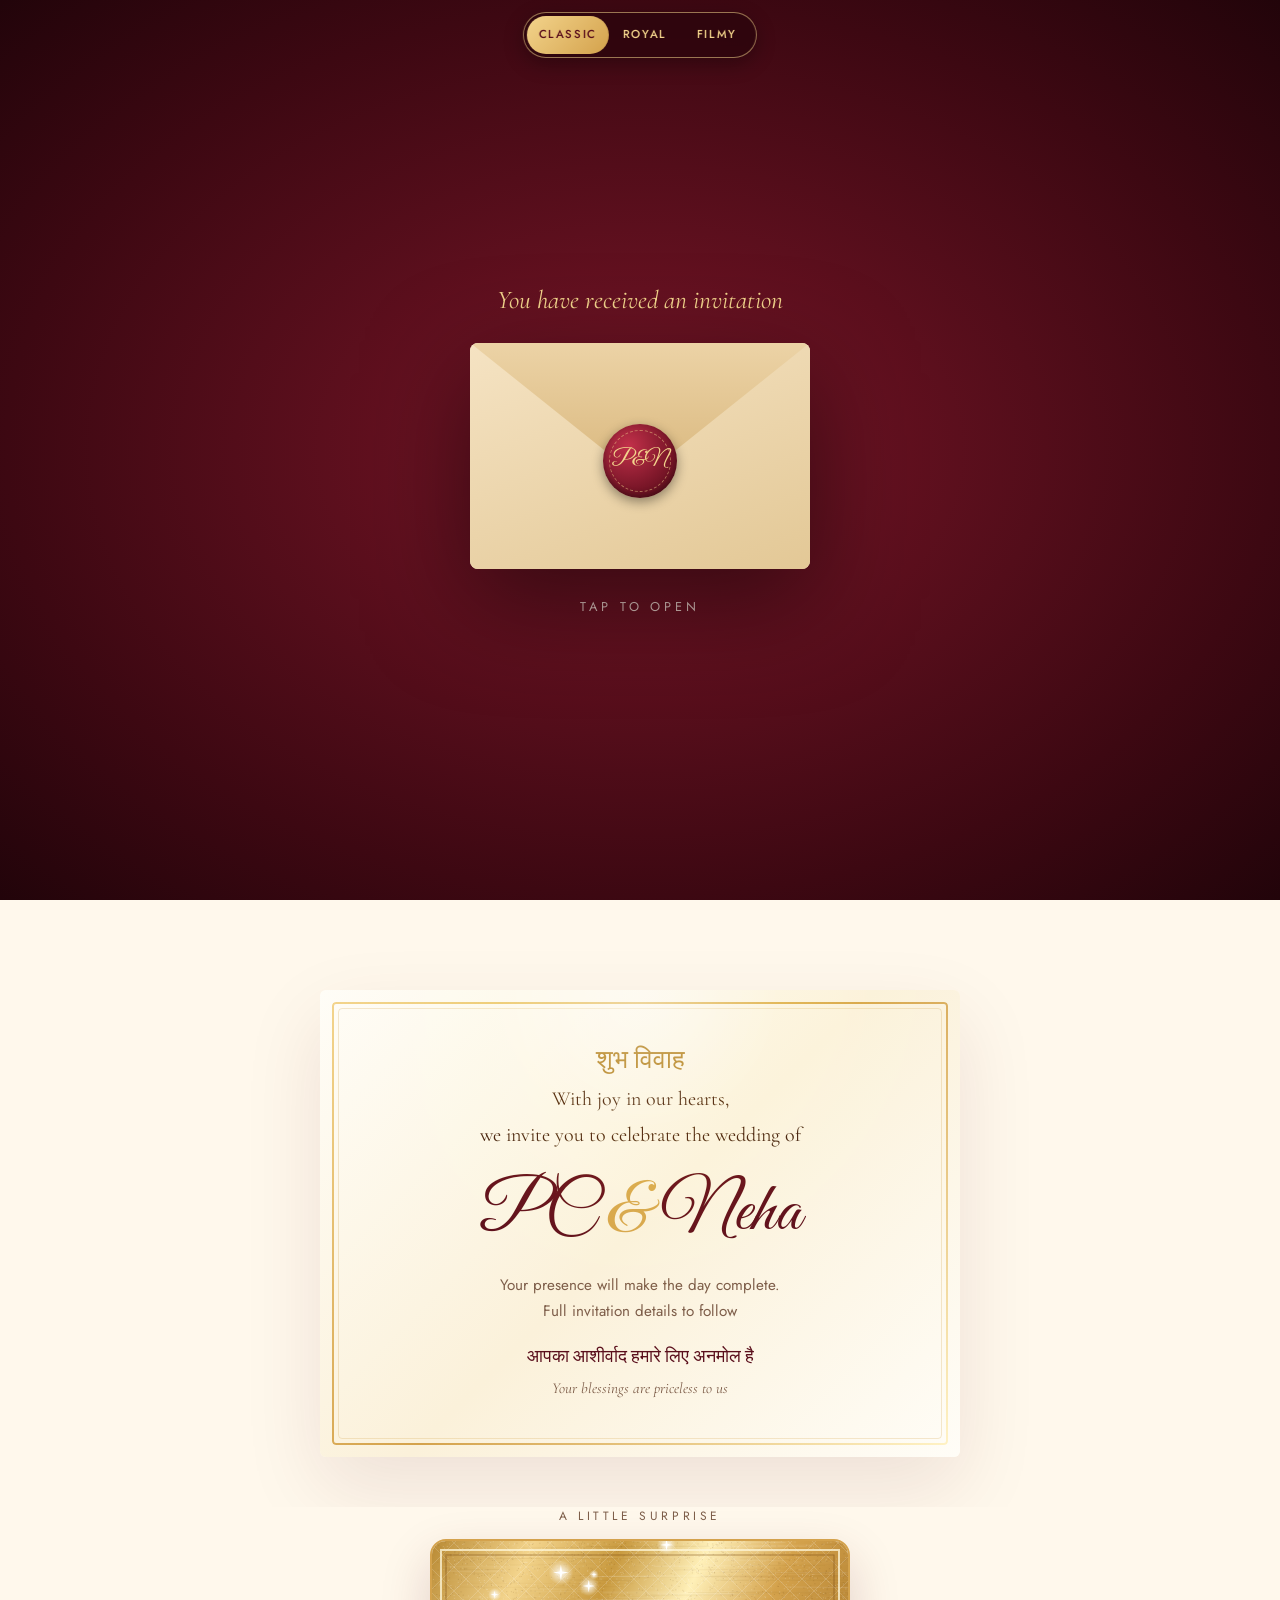
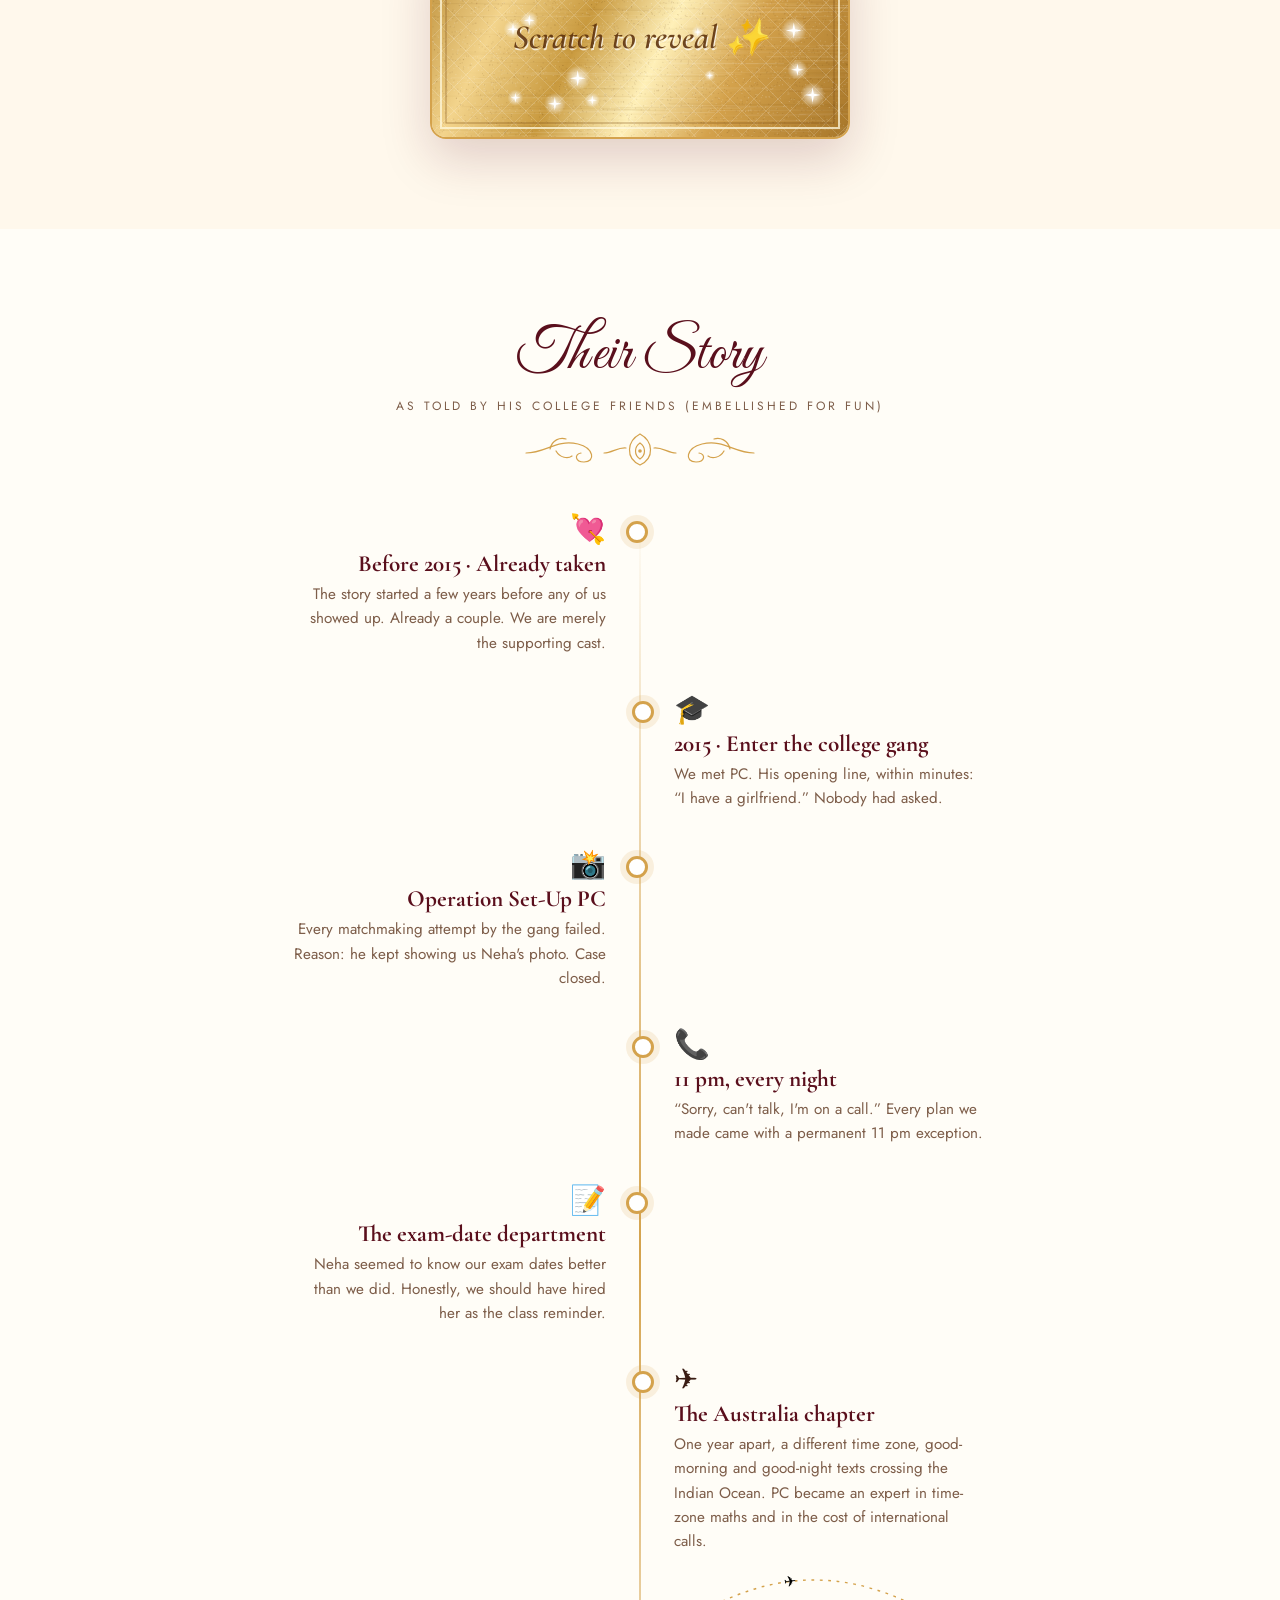
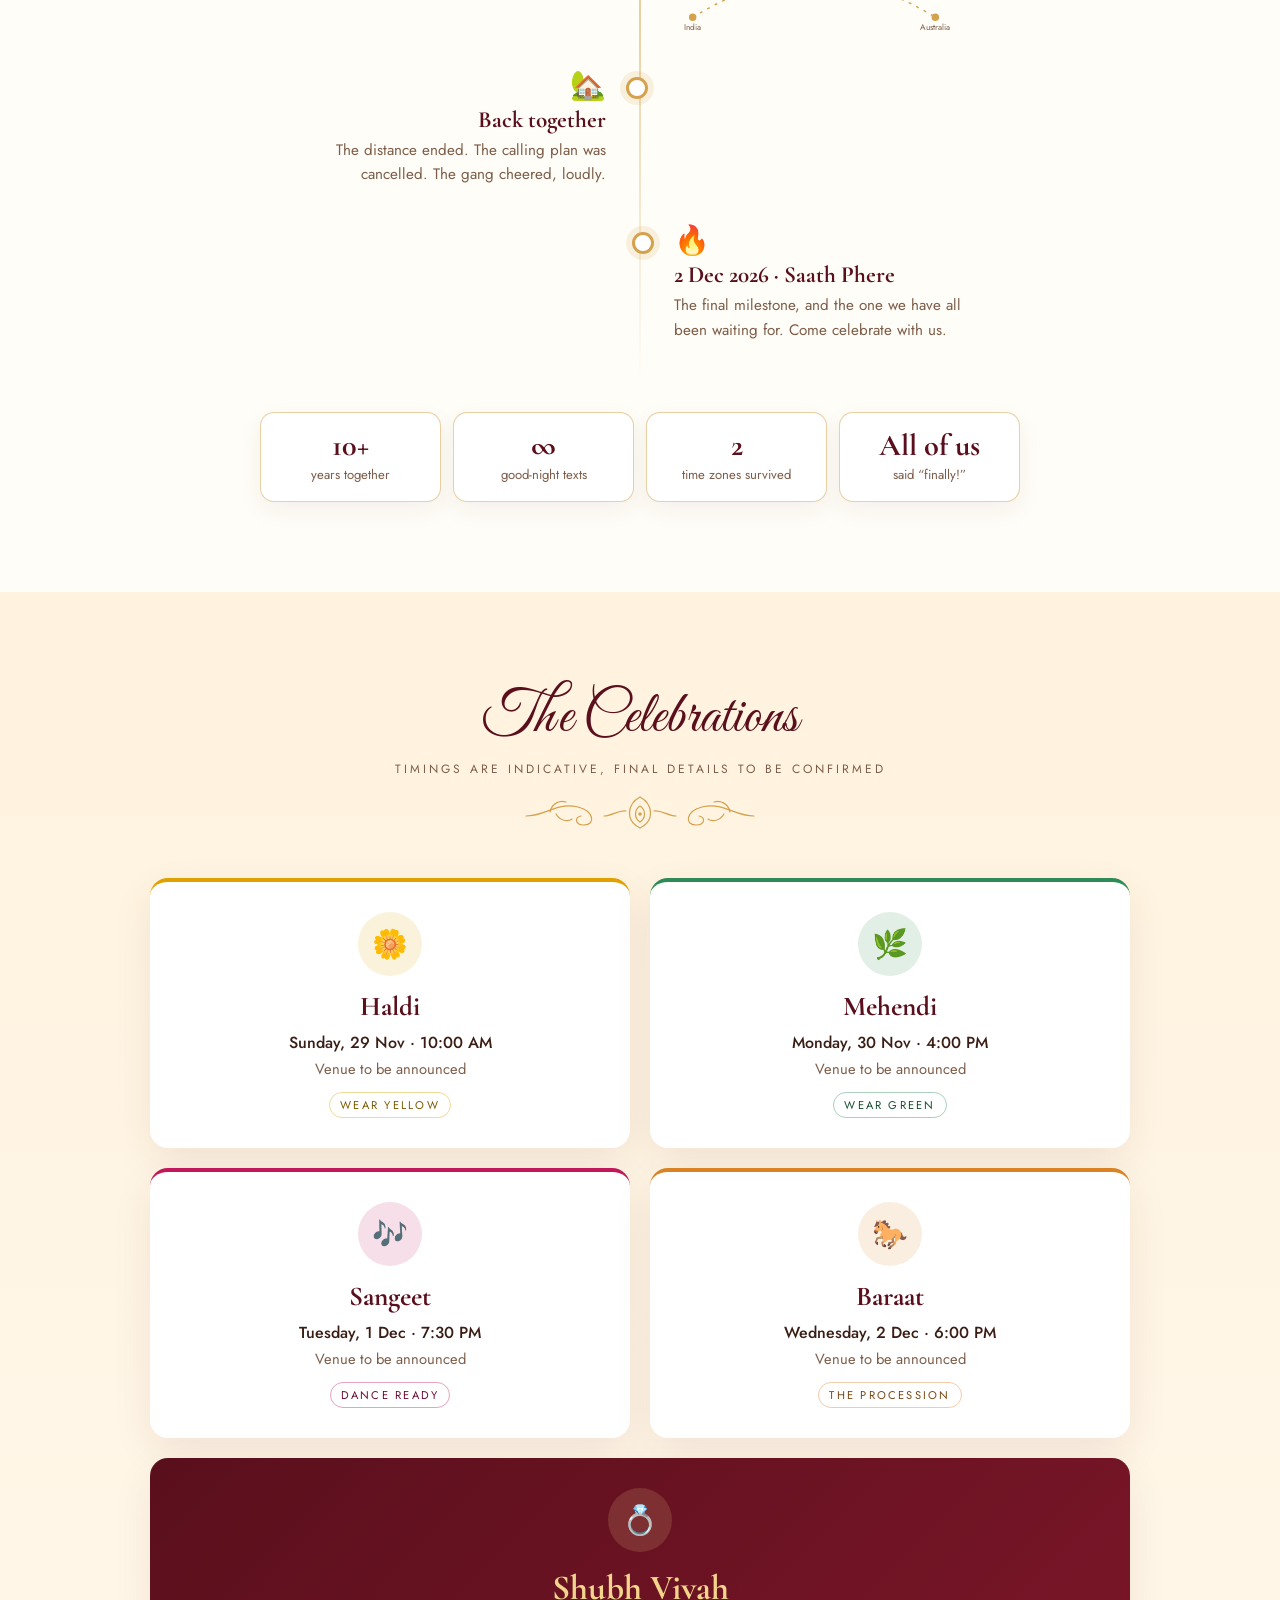
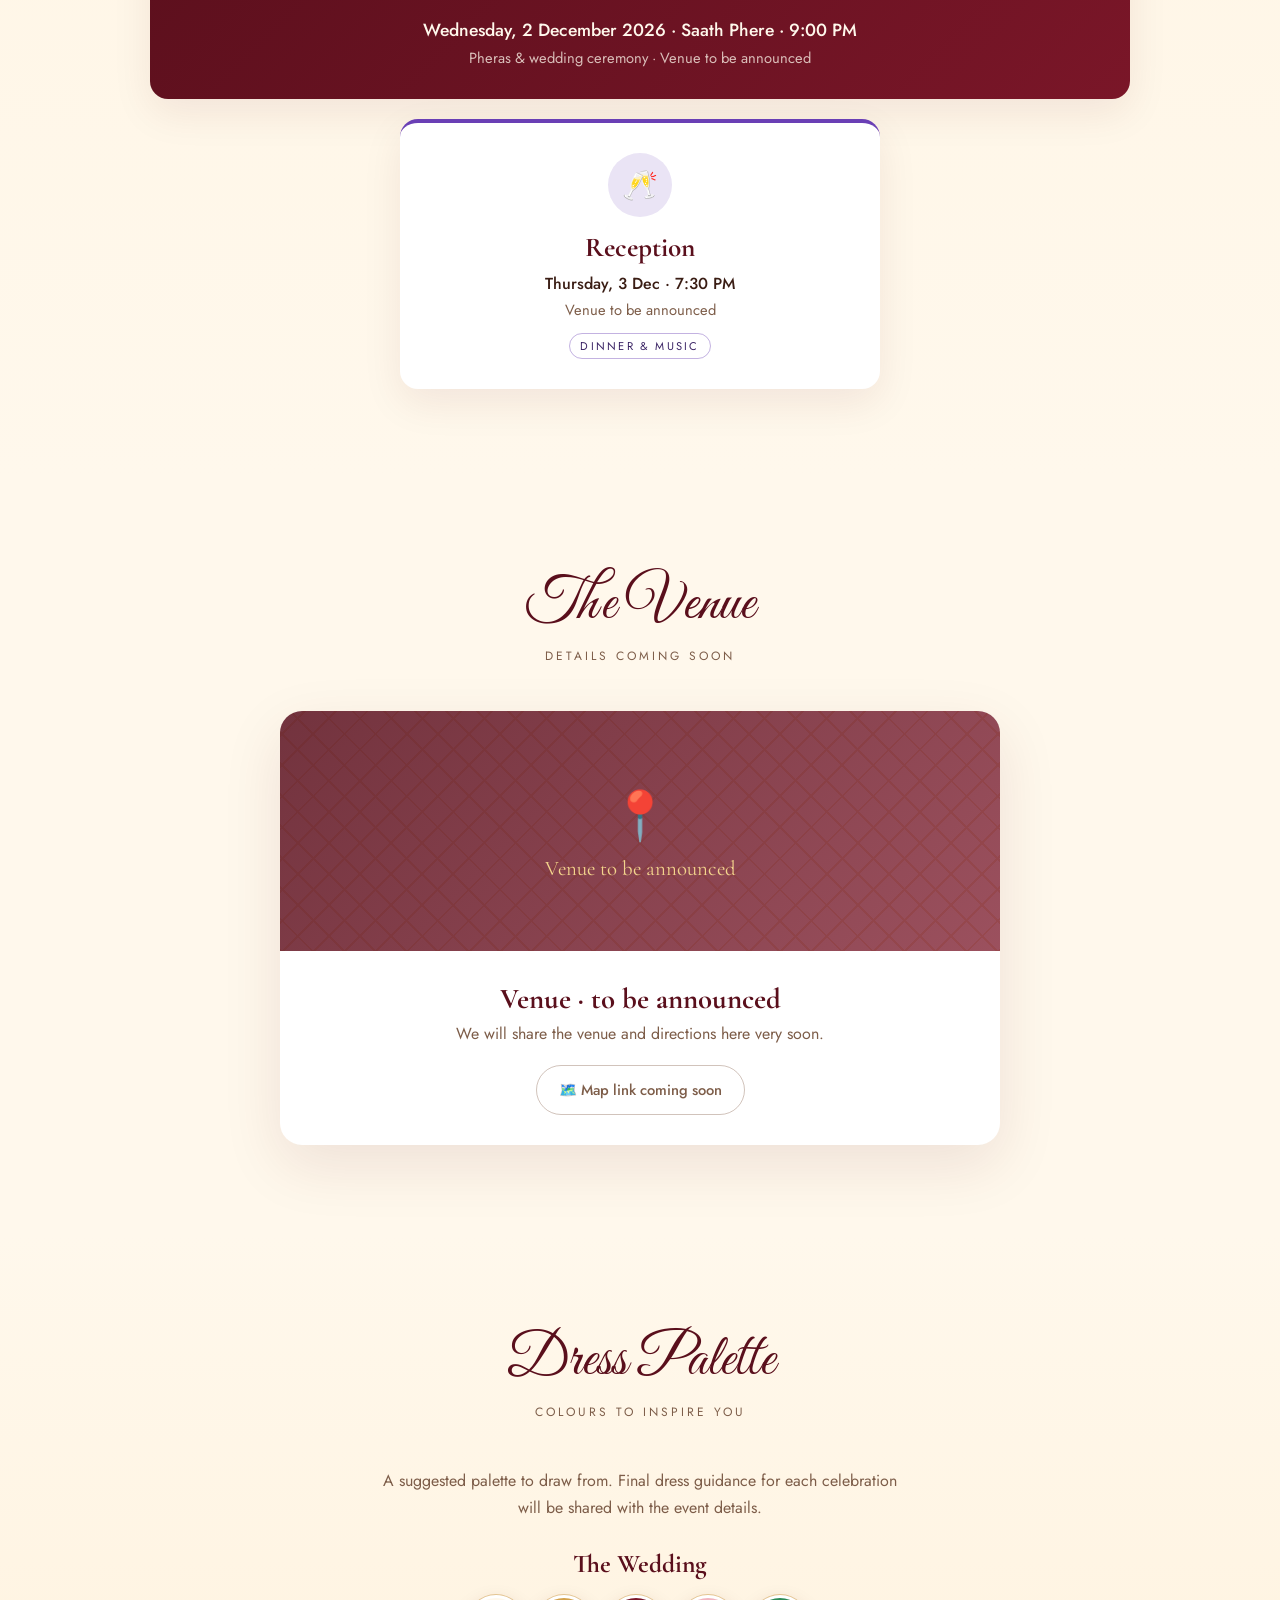
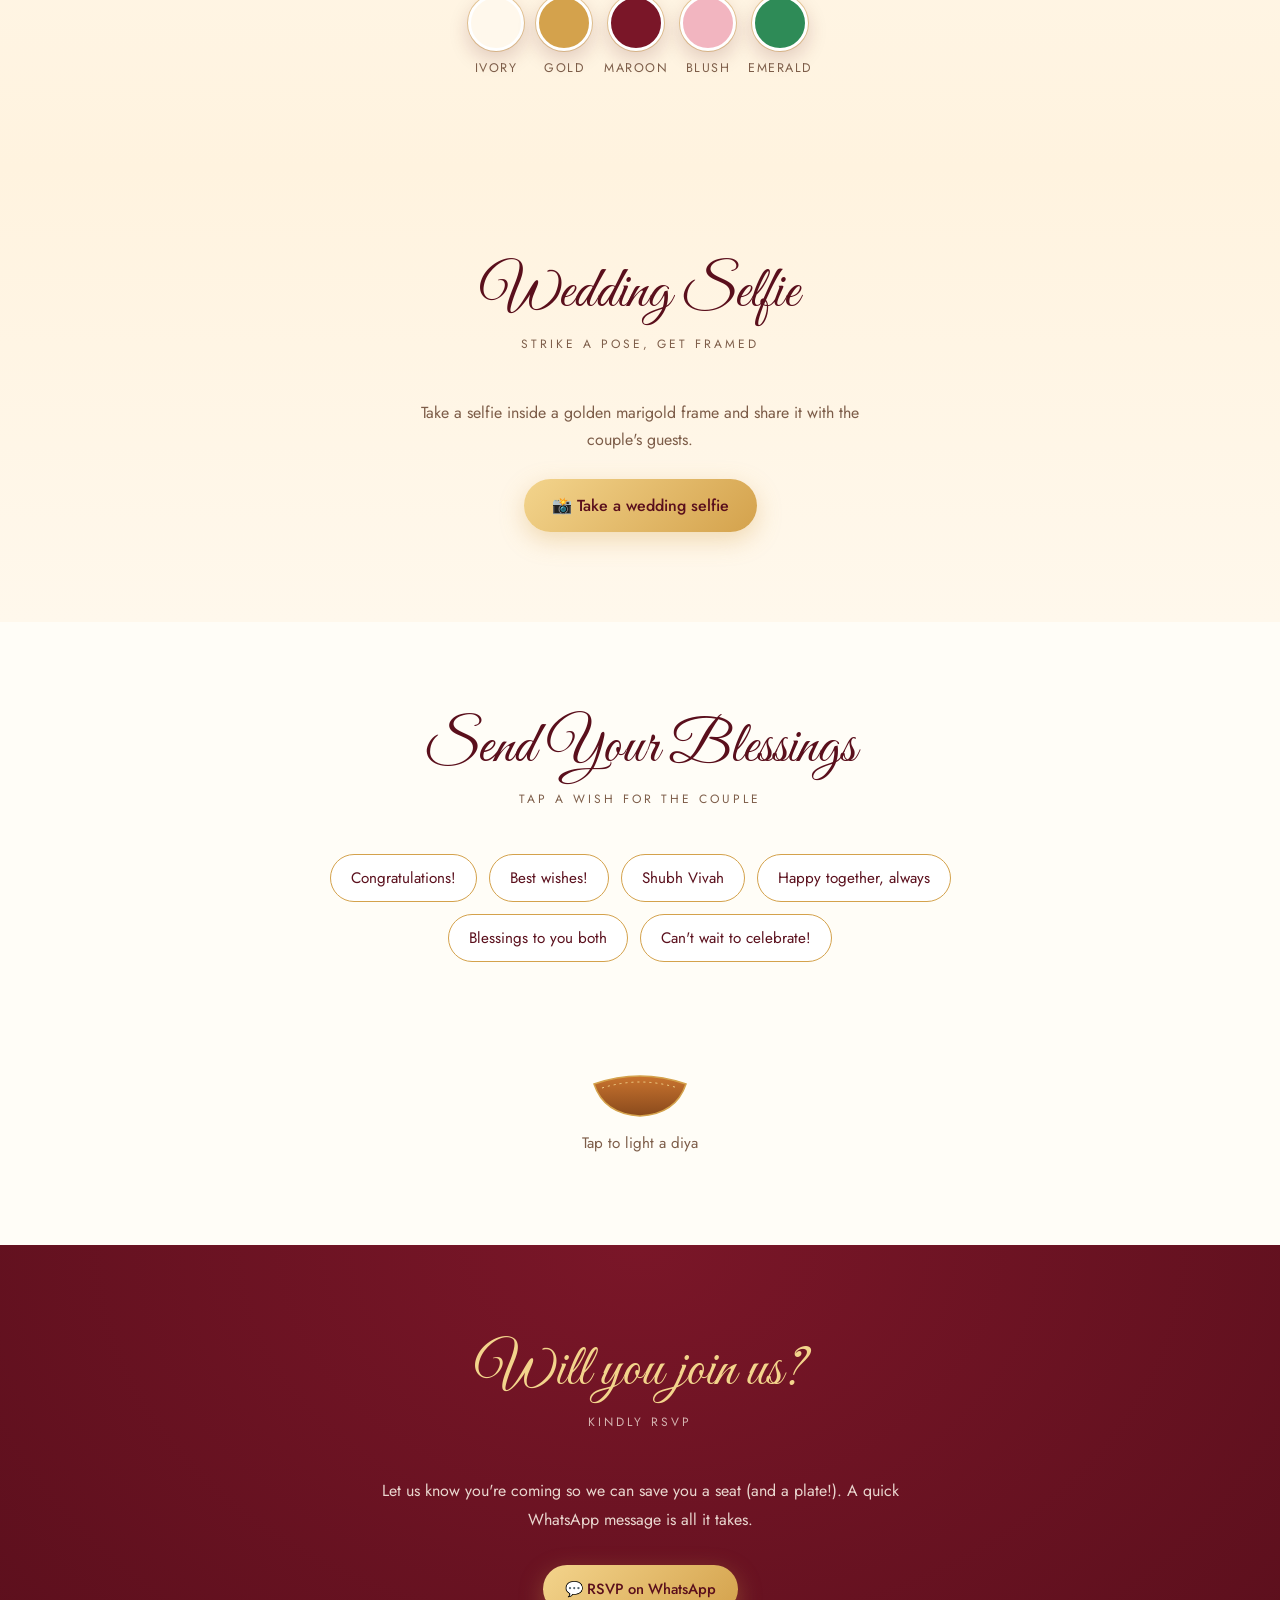
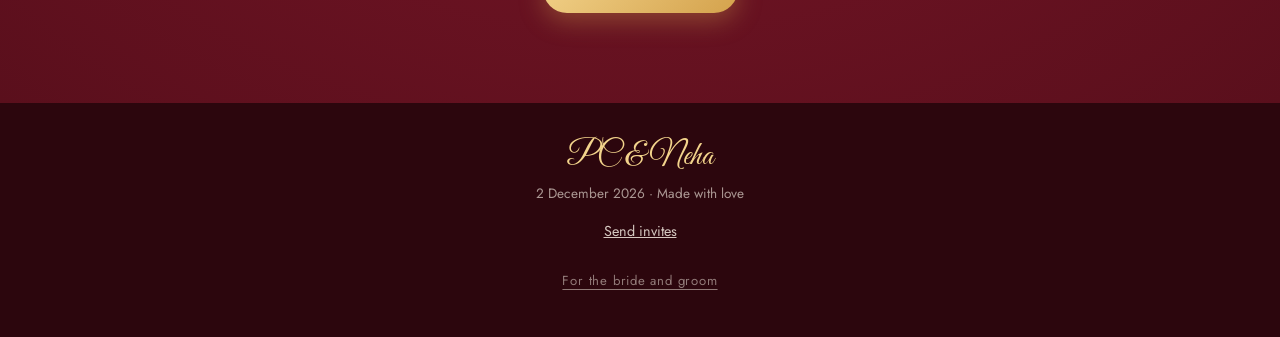
<file: classic.html>
<!doctype html>
<html lang="en-IN">
<head>
<meta charset="utf-8">
<meta name="viewport" content="width=device-width, initial-scale=1, viewport-fit=cover">
<title>PC &amp; Neha · 2 December 2026</title>
<meta name="description" content="You are invited to celebrate the wedding of PC &amp; Neha on Wednesday, 2 December 2026.">
<meta property="og:type" content="website">
<meta property="og:site_name" content="PC &amp; Neha · Shubh Vivah">
<meta property="og:url" content="https://nav347.github.io/pc-wedding/classic.html">
<meta property="og:image" content="https://nav347.github.io/pc-wedding/og.jpg?v=2">
<meta property="og:image:secure_url" content="https://nav347.github.io/pc-wedding/og.jpg?v=2">
<meta property="og:image:type" content="image/jpeg">
<meta property="og:image:width" content="1200">
<meta property="og:image:height" content="630">
<meta property="og:image:alt" content="PC &amp; Neha, Shubh Vivah, 02 · 12 · 2026">
<meta name="twitter:card" content="summary_large_image">
<meta name="twitter:title" content="PC &amp; Neha are getting married">
<meta name="twitter:description" content="Wednesday, 2 December 2026 · You're invited.">
<meta property="og:locale" content="en_IN">
<meta name="twitter:image" content="https://nav347.github.io/pc-wedding/og.jpg?v=2">
<meta property="og:title" content="PC &amp; Neha are getting married 💍">
<meta property="og:description" content="Wednesday, 2 December 2026 · You're invited.">
<meta name="theme-color" content="#5a0f1c">
<link rel="icon" href="data:image/svg+xml,<svg xmlns='http://www.w3.org/2000/svg' viewBox='0 0 100 100'><text y='.9em' font-size='90'>💍</text></svg>">
<link rel="preconnect" href="https://fonts.googleapis.com">
<link href="https://fonts.googleapis.com/css2?family=Great+Vibes&family=Cormorant+Garamond:ital,wght@0,400;0,600;0,700;1,400&family=Jost:wght@300;400;500&display=swap" rel="stylesheet">
<style>
:root{
  --maroon:#5a0f1c; --maroon-2:#7a1628; --gold:#d4a24c; --gold-2:#f3d48c; --cream:#fff8ec; --ink:#3a1d14; --soft:#7d5d49;
}
*{box-sizing:border-box;margin:0;padding:0}
[hidden]{display:none!important}
html{scroll-behavior:smooth}
body{font-family:Jost,system-ui,sans-serif;color:var(--ink);background:var(--cream);overflow-x:hidden;-webkit-font-smoothing:antialiased}
.script{font-family:"Great Vibes",cursive;font-weight:400}
.serif{font-family:"Cormorant Garamond",serif}

/* ---------- HERO ---------- */
.hero{position:relative;min-height:100svh;display:flex;align-items:center;justify-content:center;text-align:center;
  background:radial-gradient(ellipse at 50% 30%,var(--maroon-2) 0%,var(--maroon) 55%,#2c060d 100%);color:var(--cream);overflow:hidden;padding:80px 20px}
.hero::after{content:"";position:absolute;inset:0;background:url("data:image/svg+xml,%3Csvg xmlns='http://www.w3.org/2000/svg' width='60' height='60'%3E%3Cpath d='M30 0l4 26 26 4-26 4-4 26-4-26L0 30l26-4z' fill='%23d4a24c' fill-opacity='.05'/%3E%3C/svg%3E");pointer-events:none}
.mandala{position:absolute;width:min(900px,160vw);aspect-ratio:1;opacity:.13;animation:spin 120s linear infinite}
@keyframes spin{to{transform:rotate(360deg)}}
.hero-inner{position:relative;z-index:2;max-width:720px}
.ganesha{font-size:2rem;color:var(--gold-2);margin-bottom:10px;opacity:0;animation:rise 1s .2s forwards}
.hero .eyebrow{letter-spacing:.4em;text-transform:uppercase;font-size:.78rem;color:var(--gold-2);opacity:0;animation:rise 1s .5s forwards}
.hero h1{font-size:clamp(4.5rem,18vw,9rem);line-height:1;margin:18px 0 4px;
  background:linear-gradient(180deg,var(--gold-2),var(--gold) 60%,#a8772a);-webkit-background-clip:text;background-clip:text;color:transparent;
  filter:drop-shadow(0 4px 20px rgba(212,162,76,.35));opacity:0;animation:rise 1.2s .8s forwards}
.hero .tag{font-size:clamp(1.3rem,4.5vw,1.9rem);font-style:italic;color:var(--cream);opacity:0;animation:rise 1s 1.2s forwards}
.divider{display:flex;align-items:center;gap:14px;justify-content:center;margin:26px auto;color:var(--gold);opacity:0;animation:rise 1s 1.4s forwards}
.divider span{height:1px;width:70px;background:linear-gradient(90deg,transparent,var(--gold))}
.divider span:last-child{transform:scaleX(-1)}
.hero .date{font-size:clamp(1.4rem,5vw,2.2rem);letter-spacing:.06em;opacity:0;animation:rise 1s 1.6s forwards}
.hero .date small{display:block;font-family:Jost;font-size:.8rem;letter-spacing:.35em;text-transform:uppercase;color:var(--gold-2);margin-top:6px}
@keyframes rise{from{opacity:0;transform:translateY(24px)}to{opacity:1;transform:none}}

.count{display:flex;gap:10px;justify-content:center;margin-top:34px;flex-wrap:wrap;opacity:0;animation:rise 1s 1.9s forwards}
.count div{width:78px;padding:14px 4px;border:1px solid rgba(243,212,140,.35);border-radius:14px;background:rgba(255,255,255,.04);backdrop-filter:blur(4px)}
.count b{display:block;font-family:"Cormorant Garamond",serif;font-size:2rem;font-weight:600;color:var(--gold-2);font-variant-numeric:tabular-nums}
.count span{font-size:.68rem;letter-spacing:.2em;text-transform:uppercase;color:rgba(255,248,236,.7)}
.btns{display:flex;gap:12px;justify-content:center;flex-wrap:wrap;margin-top:34px;opacity:0;animation:rise 1s 2.1s forwards}
.btn{display:inline-flex;align-items:center;gap:8px;padding:13px 22px;border-radius:999px;font-size:.92rem;font-weight:500;text-decoration:none;transition:.25s;cursor:pointer;border:0;font-family:inherit}
.btn.gold{background:linear-gradient(135deg,var(--gold-2),var(--gold));color:var(--maroon);box-shadow:0 8px 24px rgba(212,162,76,.35)}
.btn.gold:hover{transform:translateY(-2px);box-shadow:0 12px 30px rgba(212,162,76,.5)}
.btn.ghost{color:var(--gold-2);border:1px solid rgba(243,212,140,.5);background:transparent}
.btn.ghost:hover{background:rgba(243,212,140,.1)}
.btn:focus-visible,#env:focus-visible{outline:3px solid var(--gold-2);outline-offset:3px}
.scroll{position:absolute;bottom:22px;left:50%;transform:translateX(-50%);color:var(--gold-2);font-size:.7rem;letter-spacing:.3em;text-transform:uppercase;z-index:2;animation:bob 2s infinite}
@keyframes bob{50%{transform:translate(-50%,6px)}}

/* petals */
.petal{position:absolute;top:-40px;z-index:1;pointer-events:none;animation:fall linear forwards}
@keyframes fall{to{transform:translate(var(--dx),110vh) rotate(var(--r))}}

/* ---------- SECTIONS ---------- */
section{padding:90px 20px;position:relative}
.wrap{max-width:980px;margin:0 auto}
.head{text-align:center;margin-bottom:46px}
.head .script{font-size:clamp(2.6rem,9vw,3.6rem);color:var(--maroon)}
.head p{color:var(--soft);margin-top:6px;letter-spacing:.25em;text-transform:uppercase;font-size:.75rem}
.orn{width:120px;margin:14px auto 0;display:block;color:var(--gold)}

.invite{text-align:center;background:var(--cream)}
.invite .card{max-width:640px;margin:0 auto;padding:54px 30px;background:#fffdf7;border-radius:6px;position:relative;
  box-shadow:0 30px 80px rgba(90,15,28,.10)}
.invite .card::before,.invite .card::after{content:"";position:absolute;inset:12px;border:1px solid rgba(212,162,76,.55);border-radius:4px;pointer-events:none}
.invite .card::after{inset:18px;border-color:rgba(212,162,76,.25)}
.invite .lead{font-size:1.25rem;line-height:1.8;color:var(--ink)}
.invite .names{font-size:clamp(3rem,11vw,4.4rem);color:var(--maroon);margin:16px 0}
.invite .amp{color:var(--gold)}
.invite .fam{color:var(--soft);font-size:.95rem;line-height:1.7}

.events{background:linear-gradient(180deg,#fff3df,var(--cream))}
.timeline{display:grid;grid-template-columns:repeat(auto-fit,minmax(260px,1fr));gap:20px}
.ev{background:#fff;border-radius:18px;padding:30px 24px;text-align:center;position:relative;overflow:hidden;
  box-shadow:0 14px 40px rgba(90,15,28,.08);transition:.35s;border-top:4px solid var(--c)}
.ev:hover{transform:translateY(-6px);box-shadow:0 22px 50px rgba(90,15,28,.14)}
.ev .ico{width:64px;height:64px;border-radius:50%;display:grid;place-items:center;margin:0 auto 14px;font-size:1.8rem;background:color-mix(in srgb,var(--c) 14%,#fff)}
.ev h3{font-family:"Cormorant Garamond",serif;font-size:1.7rem;color:var(--maroon)}
.ev .when{margin-top:8px;font-weight:500;color:var(--ink)}
.ev .where{margin-top:4px;color:var(--soft);font-size:.92rem}
.ev .tba{display:inline-block;margin-top:12px;font-size:.7rem;letter-spacing:.2em;text-transform:uppercase;color:color-mix(in srgb,var(--c) 55%,#000);border:1px solid color-mix(in srgb,var(--c) 40%,transparent);padding:4px 10px;border-radius:999px}
@media (min-width:600px){.timeline{grid-template-columns:repeat(2,1fr)}.timeline .ev:last-child{grid-column:1/-1;justify-self:center;width:calc(50% - 10px)}}
.st .yr{display:none}
.flight{display:block;overflow:visible}
.ev.main{grid-column:1/-1;background:linear-gradient(135deg,var(--maroon),var(--maroon-2));color:var(--cream);border-top:0}
.ev.main h3{color:var(--gold-2);font-size:2.2rem}
.ev.main .when{color:var(--cream);font-size:1.1rem}
.ev.main .where{color:rgba(255,248,236,.75)}
.ev.main .ico{background:rgba(243,212,140,.15)}

.venue{background:var(--cream);text-align:center}
.venue .box{max-width:720px;margin:0 auto;border-radius:22px;overflow:hidden;box-shadow:0 20px 60px rgba(90,15,28,.10);background:#fff}
.venue .map{height:240px;background:
  linear-gradient(135deg,rgba(90,15,28,.85),rgba(122,22,40,.75)),
  repeating-linear-gradient(45deg,#f3e2c4 0 2px,transparent 2px 22px),repeating-linear-gradient(-45deg,#f3e2c4 0 2px,transparent 2px 22px);
  display:grid;place-items:center;color:var(--gold-2)}
.venue .map .pin{font-size:3rem;animation:bob2 2s infinite}
@keyframes bob2{50%{transform:translateY(-8px)}}
.venue .info{padding:30px 24px}
.venue h3{font-family:"Cormorant Garamond",serif;font-size:1.8rem;color:var(--maroon)}
.venue p{color:var(--soft);margin:6px 0 20px}

.rsvp{background:radial-gradient(ellipse at top,var(--maroon-2),var(--maroon));color:var(--cream);text-align:center}
.rsvp .head .script{color:var(--gold-2)}
.rsvp .head p{color:rgba(255,248,236,.7)}
.rsvp .msg{max-width:540px;margin:0 auto 30px;line-height:1.8;color:rgba(255,248,236,.85)}
footer{background:#2c060d;color:rgba(255,248,236,.6);text-align:center;padding:34px 20px;font-size:.85rem}
footer .script{font-size:2rem;color:var(--gold-2);display:block;margin-bottom:6px}

.reveal{opacity:0;transform:translateY(40px);transition:1s cubic-bezier(.2,.7,.2,1)}
.reveal.in{opacity:1;transform:none}
@media (prefers-reduced-motion:reduce){html{scroll-behavior:auto}*{animation:none!important;transition:none!important}.reveal,.hero *{opacity:1!important;transform:none!important}}

/* ---------- WOW LAYER ---------- */
body:not(.opened){overflow:hidden}
body:not(.opened) .hero *{animation-play-state:paused!important}
.env-wrap{position:fixed;inset:0;z-index:100;display:flex;flex-direction:column;align-items:center;justify-content:center;gap:28px;
  background:radial-gradient(ellipse at center,#7a1628 0%,#3d0812 70%,#22040a 100%);transition:opacity .7s ease .2s,visibility 0s .9s;cursor:pointer}
.env-wrap.gone{opacity:0;visibility:hidden}
.env-wrap .to{font-family:"Cormorant Garamond",serif;font-style:italic;color:#f3d48c;font-size:clamp(1.2rem,4.5vw,1.6rem);text-align:center;padding:0 20px}
.envelope{position:relative;width:min(340px,82vw);aspect-ratio:3/2;perspective:900px;filter:drop-shadow(0 30px 50px rgba(0,0,0,.5));animation:float 3s ease-in-out infinite}
@keyframes float{50%{transform:translateY(-10px)}}
.envelope .back{position:absolute;inset:0;background:linear-gradient(160deg,#fbf0dc,#ead7b3);border-radius:8px}
.envelope .letter{position:absolute;left:6%;right:6%;top:8%;bottom:8%;background:#fffdf7;border-radius:4px;display:flex;flex-direction:column;align-items:center;justify-content:center;
  text-align:center;color:#5a0f1c;transition:transform 1.1s cubic-bezier(.2,.8,.2,1) .5s;z-index:2;border:1px solid rgba(212,162,76,.5)}
.envelope .letter b{font-family:"Great Vibes",cursive;font-weight:400;font-size:clamp(1.9rem,8vw,2.6rem);color:#5a0f1c}
.envelope .letter small{font-size:.65rem;letter-spacing:.3em;text-transform:uppercase;color:#7d5d49}
.envelope .front{position:absolute;inset:0;z-index:3;border-radius:8px;
  background:linear-gradient(160deg,#f5e3c3,#e3c896);clip-path:polygon(0 0,50% 55%,100% 0,100% 100%,0 100%)}
.envelope .flap{position:absolute;left:0;right:0;top:0;height:60%;z-index:4;transform-origin:top;transition:transform .8s ease,z-index 0s .4s;
  background:linear-gradient(180deg,#ecd3a6,#d9b77d);clip-path:polygon(0 0,100% 0,50% 100%);border-radius:8px 8px 0 0}
.envelope .seal{position:absolute;left:50%;top:52%;transform:translate(-50%,-50%);z-index:5;width:74px;height:74px;border-radius:50%;
  background:radial-gradient(circle at 35% 30%,#c2304a,#7a1628 60%,#4a0a15);box-shadow:0 4px 12px rgba(0,0,0,.4),inset 0 -3px 6px rgba(0,0,0,.3);
  display:grid;place-items:center;color:#f3d48c;font-family:"Great Vibes",cursive;font-size:1.35rem;transition:transform .5s ease,opacity .4s ease}
.envelope .seal::after{content:"";position:absolute;inset:6px;border-radius:50%;border:1px dashed rgba(243,212,140,.5)}
.env-wrap.open .seal{transform:translate(-50%,-50%) scale(1.4);opacity:0}
.env-wrap.open .flap{transform:rotateX(180deg);z-index:1}
.env-wrap.open .letter{transform:translateY(-62%)}
.env-wrap .hint{color:rgba(255,248,236,.75);font-size:.8rem;letter-spacing:.3em;text-transform:uppercase;animation:pulse 1.8s infinite}
@keyframes pulse{50%{opacity:.35}}
.guest{font-family:"Cormorant Garamond",serif;font-style:italic;color:#f3d48c;font-size:clamp(1.1rem,4vw,1.4rem);margin-bottom:10px;min-height:1px;opacity:0;animation:rise 1s .3s forwards}
.hero h1{background-size:200% auto;animation:rise 1.2s .8s forwards,shimmer 5s 2.2s linear infinite}
@keyframes shimmer{to{background-position:200% center}}
#fx{position:fixed;top:0;left:0;width:100vw;width:100dvw;height:100vh;height:100dvh;pointer-events:none;z-index:120}
html{overflow-x:hidden}html,body{overflow-x:clip;max-width:100%}
.spark{position:fixed;pointer-events:none;z-index:110;color:#f3d48c;font-size:14px;animation:spark .9s ease-out forwards}
@keyframes spark{to{transform:translate(var(--x),var(--y)) scale(.2) rotate(180deg);opacity:0}}
.story{background:#fffdf7}
.tl{position:relative;max-width:760px;margin:0 auto}
.tl::before{content:"";position:absolute;left:50%;top:0;bottom:0;width:2px;background:linear-gradient(#d4a24c00,#d4a24c,#d4a24c00);transform:translateX(-50%)}
.st{position:relative;width:50%;padding:0 34px 40px}
.st:nth-child(odd){left:0;text-align:right}
.st:nth-child(even){left:50%}
.st::before{content:"";position:absolute;top:6px;width:16px;height:16px;border-radius:50%;background:#fff;border:3px solid #d4a24c;box-shadow:0 0 0 6px rgba(212,162,76,.15)}
.st:nth-child(odd)::before{right:-8px}
.st:nth-child(even)::before{left:-8px}
.st .yr{font-family:"Cormorant Garamond",serif;font-size:2rem;font-weight:700;color:#d4a24c;line-height:1}
.st h3{font-family:"Cormorant Garamond",serif;font-size:1.45rem;color:#5a0f1c;margin:6px 0 4px}
.st p{color:#7d5d49;font-size:.95rem;line-height:1.6}
@media (max-width:640px){.tl::before{left:12px}.st,.st:nth-child(odd),.st:nth-child(even){left:0;width:100%;text-align:left;padding:0 0 34px 42px}
  .st:nth-child(odd)::before,.st:nth-child(even)::before{left:4px;right:auto}}

/* ---------- PREMIUM LAYER ---------- */
#dust{position:absolute;inset:0;width:100%;height:100%;z-index:1;pointer-events:none}
#prog{position:fixed;top:0;left:0;height:3px;width:100%;transform-origin:0 50%;transform:scaleX(0);background:linear-gradient(90deg,#a8772a,#f3d48c,#d4a24c);z-index:130;pointer-events:none;box-shadow:0 0 10px rgba(243,212,140,.7)}
.mandala{will-change:transform}
.invite{perspective:1100px}
.invite .card{transform-style:preserve-3d;transform:rotateX(var(--rx,0deg)) rotateY(var(--ry,0deg));transition:transform .25s ease-out,opacity 1s,box-shadow .3s;overflow:hidden;
  background:linear-gradient(135deg,#fffdf7,#fbf1da 50%,#fffdf7)}
.invite .card>*{position:relative;z-index:1}
.invite .card .sheen{position:absolute;inset:0;z-index:2;pointer-events:none;border-radius:6px;mix-blend-mode:soft-light;
  background:radial-gradient(circle at var(--mx,50%) var(--my,0%),rgba(255,255,255,.95),rgba(243,212,140,.55) 25%,transparent 55%)}
.invite .card::before{border:2px solid transparent;background:linear-gradient(135deg,#a8772a,#f3d48c,#d4a24c,#fff2c4,#a8772a) border-box;
  -webkit-mask:linear-gradient(#000 0 0) padding-box,linear-gradient(#000 0 0);-webkit-mask-composite:xor;mask-composite:exclude;background-size:200% 200%;background-position:var(--mx,50%) var(--my,50%)}
.ev.reveal:nth-child(odd):not(.in){transform:translateX(-40px)}
.ev.reveal:nth-child(even):not(.in){transform:translateX(40px)}
.dress{background:linear-gradient(180deg,var(--cream),#fff3df);text-align:center}
.dress .note{max-width:520px;margin:0 auto 26px;color:var(--soft);line-height:1.7}
.palette{display:flex;flex-wrap:wrap;gap:16px 12px;justify-content:center}
.chip{display:flex;flex-direction:column;align-items:center;gap:8px;font-size:.78rem;letter-spacing:.12em;text-transform:uppercase;color:var(--soft)}
.chip i{width:56px;height:56px;border-radius:50%;background:var(--c);border:3px solid #fff;box-shadow:0 8px 20px rgba(90,15,28,.18),0 0 0 1px rgba(212,162,76,.5);transition:transform .3s}
.chip:hover i{transform:scale(1.1) rotate(8deg)}
.dress h3{font-family:"Cormorant Garamond",serif;font-size:1.6rem;color:var(--maroon);margin-bottom:16px}
.bless{background:#fffdf7;text-align:center;overflow:hidden}
.wishes{display:flex;flex-wrap:wrap;gap:12px;justify-content:center;max-width:640px;margin:0 auto}
.wish{font:inherit;font-size:.95rem;padding:12px 20px;border-radius:999px;border:1px solid var(--gold);background:#fff;color:var(--maroon);cursor:pointer;transition:.25s}
.wish:hover{background:linear-gradient(135deg,var(--gold-2),var(--gold));transform:translateY(-2px)}
.wish:focus-visible{outline:3px solid var(--gold);outline-offset:3px}
.wcount{margin-top:22px;color:var(--soft);font-size:.9rem;min-height:1.4em}
.heart{position:fixed;pointer-events:none;z-index:125;font-size:24px;animation:floatup 2s ease-out forwards}
@keyframes floatup{to{transform:translate(var(--hx),-220px) scale(1.5);opacity:0}}
#music{position:fixed;right:max(12px,env(safe-area-inset-right));top:max(12px,env(safe-area-inset-top));z-index:90;width:44px;height:44px;border-radius:50%;border:1px solid rgba(243,212,140,.7);background:rgba(90,15,28,.88);color:var(--gold-2);font-size:1.2rem;cursor:pointer;display:grid;place-items:center;box-shadow:0 6px 20px rgba(0,0,0,.3);backdrop-filter:blur(4px)}
#music[aria-pressed=true]{background:linear-gradient(135deg,var(--gold-2),var(--gold));color:var(--maroon);animation:pulse 2s infinite}
#music:focus-visible{outline:3px solid var(--gold-2);outline-offset:3px}
body:not(.opened) #music{display:none}
@media (prefers-reduced-motion:reduce){.invite .card{transform:none!important}#prog{display:none}}

/* ---------- ROUND 3A: gate + toran ---------- */
.gate{position:fixed;inset:0;z-index:99;display:flex;pointer-events:none;perspective:1400px;overflow:hidden;background:#2c060d}
.gate .pn{flex:1;position:relative;background:radial-gradient(ellipse at 50% 40%,#7a1628,#4a0c18 80%);transition:transform 1.6s cubic-bezier(.7,0,.2,1) .8s;box-shadow:inset 0 0 60px rgba(0,0,0,.5)}
.gate .pn svg{position:absolute;inset:0;width:100%;height:100%}
.gate .r svg{transform:scaleX(-1)}
.gate .l{transform-origin:left center}.gate .r{transform-origin:right center}
body.opened .gate{background:transparent}
body.opened .gate .l{transform:rotateY(-108deg)}
body.opened .gate .r{transform:rotateY(108deg)}
body.opened .gate{visibility:hidden;transition:visibility 0s 2.6s}
.toran{position:absolute;top:0;left:0;right:0;height:130px;z-index:3;pointer-events:none}
.toran svg{width:100%;height:100%;overflow:visible}
.toran .sw{transform-box:fill-box;transform-origin:50% 0;animation:sway 4s ease-in-out infinite alternate}
@keyframes sway{from{transform:rotate(-3deg)}to{transform:rotate(3deg)}}
@media (prefers-reduced-motion:reduce){.gate{display:none}}

/* ---------- ROUND 3B: mehendi + flip ---------- */
.mh{width:min(260px,70vw);height:40px;margin:14px auto 0;display:block;color:var(--gold)}
.mh path,.mh circle{stroke-dasharray:1;stroke-dashoffset:1;fill:none}
.mh path{transition:stroke-dashoffset 2.6s cubic-bezier(.5,0,.2,1) .3s}
.head.in .mh path{stroke-dashoffset:0}
.mh circle{fill:currentColor;stroke:none;stroke-dasharray:none;opacity:0;transition:opacity 1s 2.2s}.head.in .mh circle{opacity:1}
.rsvp .mh,.hero .mh{color:var(--gold-2)}
.count div{perspective:300px;padding:10px 4px 12px}
.count b{position:relative;margin:0 6px 6px;border-radius:8px;padding:6px 0;color:var(--gold-2);
  background:linear-gradient(180deg,#46101c 50%,#2d0912 50%);box-shadow:inset 0 1px 0 rgba(255,255,255,.12),0 3px 8px rgba(0,0,0,.35)}
.count b::after{content:"";position:absolute;left:0;right:0;top:50%;height:1px;background:rgba(0,0,0,.6);box-shadow:0 1px 0 rgba(255,255,255,.08)}
.count b.flip{animation:flipd .55s cubic-bezier(.3,.7,.3,1)}
@keyframes flipd{0%{transform:rotateX(-90deg);opacity:.2}100%{transform:none;opacity:1}}
.count{opacity:0}
@media (max-width:400px){.count{gap:8px}.count div{width:70px}.count b{margin:0 4px 6px;font-size:1.8rem}}
@media (prefers-reduced-motion:reduce){.count b.flip{animation:none}.mh path{stroke-dashoffset:0!important;transition:none}.mh circle{opacity:1!important}}

/* ---------- ROUND 3C: diya, invite maker, lanterns ---------- */
.diya-box{margin:30px auto 0;text-align:center}
.diya{background:none;border:0;cursor:pointer;position:relative;width:120px;height:86px;color:inherit;font:inherit}
.diya:focus-visible{outline:3px solid var(--gold);outline-offset:6px;border-radius:12px}
.diya svg{width:100%;height:100%;overflow:visible}
.diya .flame{opacity:0;transform-origin:60px 50px;transform:scale(.3);transition:opacity .6s,transform .6s}
.diya .glow{opacity:0;transition:opacity 1s}
.diya[aria-pressed=true] .flame{opacity:1;transform:none;animation:flick 1.3s ease-in-out infinite alternate}
.diya[aria-pressed=true] .glow{opacity:1;animation:glowp 2s ease-in-out infinite alternate}
@keyframes flick{0%{transform:scale(1,1) rotate(-2deg)}50%{transform:scale(.94,1.08) rotate(2deg)}100%{transform:scale(1.04,.95) rotate(-1deg)}}
@keyframes glowp{from{opacity:.75}to{opacity:1}}
.diya-msg{color:var(--soft);margin-top:6px;min-height:1.5em;font-size:.95rem}
.rsvp{overflow:hidden}.rsvp .wrap{position:relative;z-index:1}
.lantern{position:absolute;bottom:-60px;z-index:0;width:22px;height:30px;border-radius:7px 7px 9px 9px;pointer-events:none;
  background:linear-gradient(180deg,#ffd27a,#ff9a3c);box-shadow:0 0 22px 8px rgba(255,170,70,.45);opacity:0;animation:lift linear forwards}
.lantern::after{content:"";position:absolute;left:30%;right:30%;bottom:-3px;height:5px;background:#7a3a10;border-radius:2px}
@keyframes lift{0%{opacity:0;transform:translate(0,0)}10%{opacity:.85}90%{opacity:.6}100%{opacity:0;transform:translate(var(--lx),-115vh) rotate(var(--lr))}}
footer button.lnk{background:none;border:0;color:rgba(255,248,236,.8);font:inherit;font-size:.9rem;text-decoration:underline;cursor:pointer;margin-top:6px;padding:12px 18px;min-height:44px}
footer button.lnk:hover{color:var(--gold-2)}
.modal{position:fixed;inset:0;z-index:200;background:rgba(20,3,8,.7);display:none;align-items:center;justify-content:center;padding:20px;backdrop-filter:blur(4px)}
.modal.show{display:flex}
.modal .pnl{background:#fffdf7;border-radius:18px;max-width:440px;width:100%;padding:28px 24px;border:1px solid var(--gold);color:var(--ink);box-shadow:0 30px 80px rgba(0,0,0,.5)}
.modal h3{font-family:"Cormorant Garamond",serif;font-size:1.7rem;color:var(--maroon)}
.modal label{display:block;font-size:.8rem;letter-spacing:.15em;text-transform:uppercase;color:var(--soft);margin:16px 0 6px}
.modal input{width:100%;padding:12px 14px;border:1px solid rgba(212,162,76,.7);border-radius:10px;font:inherit;font-size:1rem;background:#fff;color:var(--ink)}
.modal input:focus-visible{outline:3px solid var(--gold);outline-offset:1px}
.modal .row{display:flex;gap:10px;flex-wrap:wrap;margin-top:16px}
.modal .btn{padding:13px 18px;font-size:.9rem;min-height:44px}
.modal .btn.ghost{color:var(--maroon);border-color:var(--gold)}
.modal .x{float:right;background:none;border:0;font-size:1.8rem;line-height:1;cursor:pointer;color:var(--soft);min-width:44px;min-height:44px;margin:-10px -8px 0 0}
.modal .x:focus-visible{outline:3px solid var(--gold);outline-offset:2px}
.modal .ok{min-height:1.4em;margin-top:10px;font-size:.85rem;color:#1f6f43}
@media (prefers-reduced-motion:reduce){.diya[aria-pressed=true] .flame,.diya[aria-pressed=true] .glow{animation:none}}
.st .emo{font-size:1.8rem;line-height:1;margin-bottom:4px}
.st .flight{margin:12px 0 0;width:100%;max-width:280px}
.st:nth-child(odd) .flight{margin-left:auto}
.facts{max-width:760px;margin:30px auto 0;text-align:center}
.facts .fl{font-size:.75rem;letter-spacing:.22em;text-transform:uppercase;color:var(--soft);margin-bottom:14px}
.fg{display:grid;grid-template-columns:repeat(auto-fit,minmax(150px,1fr));gap:12px}
.fg div{background:#fff;border:1px solid rgba(212,162,76,.5);border-radius:14px;padding:16px 10px;box-shadow:0 8px 24px rgba(90,15,28,.06)}
.fg b{display:block;white-space:nowrap;font-family:"Cormorant Garamond",serif;font-size:1.9rem;color:var(--maroon);line-height:1.1}
.fg span{font-size:.82rem;color:var(--soft)}

/* ---------- ROUND 4: scratch, selfie, flower shower ---------- */
.invite{padding-bottom:50px}
.scratch{padding:0 20px 90px;text-align:center;background:var(--cream)}
.scratch .lbl{font-size:.75rem;letter-spacing:.3em;text-transform:uppercase;color:var(--soft);margin-bottom:14px}
.sc-wrap{position:relative;width:min(100%,420px);height:200px;margin:0 auto;border-radius:16px;overflow:hidden;border:2px solid var(--gold);
  box-shadow:0 20px 50px rgba(90,15,28,.18);background:linear-gradient(135deg,#fffdf7,#fbf1da 50%,#fffdf7)}
.sc-under{position:absolute;inset:0;display:flex;flex-direction:column;align-items:center;justify-content:center;gap:4px;padding:0 14px}
.sc-under .d{font-family:"Cormorant Garamond",serif;font-weight:700;font-size:clamp(1.25rem,6vw,2rem);line-height:1.2;color:var(--maroon)}
.sc-under .s{font-family:"Great Vibes",cursive;font-size:1.7rem;color:#a8772a}
.sc-wrap.done .sc-under{animation:pop .8s cubic-bezier(.2,.8,.2,1)}
@keyframes pop{0%{transform:scale(.85)}60%{transform:scale(1.06)}100%{transform:none}}
#scratch{position:absolute;inset:0;width:100%;height:100%;touch-action:none;cursor:grab;transition:opacity .7s;display:block}
.sc-shine{position:absolute;inset:0;pointer-events:none;overflow:hidden}
.sc-shine::before{content:"";position:absolute;top:-20%;bottom:-20%;width:40%;left:-60%;transform:skewX(-20deg);
  background:linear-gradient(90deg,transparent,rgba(255,255,255,.55),transparent);animation:shine 3.2s ease-in-out infinite}
@keyframes shine{0%{left:-60%}55%,100%{left:130%}}
.sc-wrap.done .sc-shine{display:none}

#shakeHint{position:fixed;left:50%;bottom:max(18px,env(safe-area-inset-bottom));transform:translate(-50%,20px);z-index:95;min-height:44px;max-width:calc(100vw - 32px);
  padding:11px 22px;border-radius:999px;border:1px solid rgba(243,212,140,.85);background:rgba(90,15,28,.94);color:var(--gold-2);font:500 .95rem Jost,system-ui,sans-serif;
  cursor:pointer;opacity:0;transition:opacity .5s,transform .5s;box-shadow:0 10px 30px rgba(0,0,0,.35);white-space:nowrap}
#shakeHint.show{opacity:1;transform:translate(-50%,0)}
#shakeHint:focus-visible{outline:3px solid var(--gold-2);outline-offset:3px}
#shower{position:fixed;top:0;left:0;width:100vw;width:100dvw;height:100vh;height:100dvh;pointer-events:none;z-index:121}

.selfie{background:linear-gradient(180deg,#fff3df,var(--cream));text-align:center}
.selfie .msg{max-width:480px;margin:0 auto 26px;color:var(--soft);line-height:1.7}
.btn.big{min-height:52px;padding:15px 28px;font-size:1rem}
.bm .pnl{max-width:420px;padding:16px 16px 18px;max-height:calc(100vh - 24px);max-height:calc(100dvh - 24px);overflow-y:auto}
.bm h3{text-align:center;padding-left:44px}
.bm .stage{position:relative;width:min(100%,300px);width:min(100%,calc((100dvh - 250px)*.75));min-width:210px;aspect-ratio:3/4;margin:4px auto 12px;border-radius:12px;overflow:hidden;
  background:radial-gradient(ellipse at 50% 30%,#7a1628,#2c060d)}
.bm .stage video,.bm .stage canvas{position:absolute;inset:0;width:100%;height:100%;display:block}
.bm .stage video{object-fit:cover;transform:scaleX(-1)}
.bm:not([data-state=live]) #bVid{display:none}
.bm[data-state=shot] #bOv{display:none}
#bRes{display:none}.bm[data-state=shot] #bRes{display:block}
.bm .alt{position:absolute;inset:0;display:none;flex-direction:column;align-items:center;justify-content:center;gap:14px;padding:22px;text-align:center;color:var(--cream);z-index:2}
.bm .alt p{font-size:.95rem;line-height:1.5;text-shadow:0 1px 6px rgba(0,0,0,.6)}
.bm[data-state=alt] .alt{display:flex}
.bm .ctl{display:none;gap:12px;justify-content:center;align-items:center;flex-wrap:wrap}
.bm[data-state=live] .live-ctl,.bm[data-state=shot] .shot-ctl{display:flex}
.bm .btn.gold,.bm .btn.ghost{margin:0}
.shut{width:72px;height:72px;border-radius:50%;border:4px solid #fff;background:linear-gradient(135deg,var(--gold-2),var(--gold));box-shadow:0 0 0 3px var(--gold),0 8px 20px rgba(90,15,28,.3);cursor:pointer}
.shut:disabled{opacity:.5}
.shut:focus-visible{outline:3px solid var(--maroon);outline-offset:4px}
.cd{position:absolute;inset:0;display:grid;place-items:center;font:700 7rem "Cormorant Garamond",serif;color:#fff;text-shadow:0 4px 24px rgba(90,15,28,.8);pointer-events:none;z-index:3}
.cd.tick{animation:cdp .9s ease-out}
@keyframes cdp{0%{transform:scale(1.6);opacity:0}25%{opacity:1}100%{transform:scale(.9);opacity:.85}}
.fl{position:absolute;inset:0;background:#fff;opacity:0;pointer-events:none;z-index:4}
.bm .tip{font-size:.8rem;color:var(--soft);text-align:center;margin-top:10px;min-height:1.2em}
.vh{position:absolute;width:1px;height:1px;opacity:0;overflow:hidden;pointer-events:none}
.bm .modal-x{float:right}

.vsw{position:fixed;top:max(12px,env(safe-area-inset-top));left:50%;transform:translateX(-50%);z-index:130;display:flex;padding:3px;border-radius:999px;background:rgba(44,6,13,.82);border:1px solid rgba(243,212,140,.55);backdrop-filter:blur(6px);box-shadow:0 6px 20px rgba(0,0,0,.3)}
.vsw a{min-width:72px;min-height:38px;display:grid;place-items:center;padding:0 12px;border-radius:999px;font:500 .72rem/1 Jost,system-ui,sans-serif;letter-spacing:.14em;text-transform:uppercase;color:#f3d48c;text-decoration:none}
.vsw a[aria-current]{background:linear-gradient(135deg,#f3d48c,#d4a24c);color:#5a0f1c}
</style>
<link rel="stylesheet" href="studio.css"><style>:root{--st-bg:#fff8ec;--st-fg:#3a1d14;--st-muted:#7d5d49;--st-accent:#5a0f1c;--st-accent-fg:#fff8ec;--st-line:#d4a24c;--st-warn-bg:#fdf0d5;--st-font:Jost,system-ui,sans-serif;--st-head:"Great Vibes",cursive;}</style>
</head>
<body>
<nav class="vsw" aria-label="Invitation style"><a href="classic.html" id="vOld" aria-current="page">Classic</a><a href="./" id="vNew">Royal</a><a href="filmy.html" id="vFil">Filmy</a></nav>
<div id="prog" aria-hidden="true"></div>
<button id="music" aria-pressed="false" aria-label="Play ambient music" title="Ambient music">&#9834;</button>
<svg width="0" height="0" style="position:absolute" aria-hidden="true"><defs>
<pattern id="lat" width="10" height="10" patternUnits="userSpaceOnUse"><path d="M5 1l4 4-4 4-4-4z" fill="none" stroke="#d4a24c" stroke-opacity=".35" stroke-width=".6"/></pattern>
<symbol id="jh" viewBox="0 0 100 200" preserveAspectRatio="xMidYMid slice">
<rect x="2" y="2" width="96" height="196" fill="none" stroke="#d4a24c" stroke-width="1.4"/><rect x="7" y="7" width="86" height="186" fill="none" stroke="#d4a24c" stroke-opacity=".5" stroke-width=".6"/>
<path d="M14 192V92Q14 44 50 24Q86 44 86 92V192Z" fill="url(#lat)" stroke="#f3d48c" stroke-width="1.2"/>
<path d="M24 192V94Q24 56 50 40Q76 56 76 94V192" fill="none" stroke="#d4a24c" stroke-width=".8"/>
<path d="M50 24V14M44 18Q50 8 56 18" fill="none" stroke="#f3d48c" stroke-width="1"/><circle cx="50" cy="12" r="2.5" fill="#f3d48c"/>
<circle cx="50" cy="104" r="12" fill="none" stroke="#f3d48c" stroke-width=".8"/><circle cx="50" cy="104" r="5" fill="#d4a24c" fill-opacity=".6"/>
<circle cx="95" cy="110" r="3.5" fill="#f3d48c"/></symbol></defs></svg>
<div class="gate" aria-hidden="true"><div class="pn l"><svg><use href="#jh"/></svg></div><div class="pn r"><svg><use href="#jh"/></svg></div></div>
<div class="env-wrap" id="env" role="button" aria-label="Open the invitation" tabindex="0">
  <p class="to" id="envTo">You have received an invitation</p>
  <div class="envelope">
    <div class="back"></div>
    <div class="letter"><small>The wedding of</small><b>PC &amp; Neha</b><small>2 Dec 2026</small></div>
    <div class="front"></div>
    <div class="flap"></div>
    <div class="seal">P&amp;N</div>
  </div>
  <p class="hint">Tap to open</p>
</div>
<canvas id="fx" aria-hidden="true"></canvas>

<header class="hero" id="top">
  <svg class="mandala" viewBox="0 0 200 200" aria-hidden="true">
    <g fill="none" stroke="#f3d48c" stroke-width=".6">
      <circle cx="100" cy="100" r="96"/><circle cx="100" cy="100" r="80"/><circle cx="100" cy="100" r="60"/><circle cx="100" cy="100" r="38"/><circle cx="100" cy="100" r="16"/>
      <g id="p"><path d="M100 4 C112 30 112 50 100 62 C88 50 88 30 100 4Z"/><path d="M100 20 C106 34 106 44 100 52 C94 44 94 34 100 20Z"/><circle cx="100" cy="70" r="3"/></g>
      <use href="#p" transform="rotate(30 100 100)"/><use href="#p" transform="rotate(60 100 100)"/><use href="#p" transform="rotate(90 100 100)"/>
      <use href="#p" transform="rotate(120 100 100)"/><use href="#p" transform="rotate(150 100 100)"/><use href="#p" transform="rotate(180 100 100)"/>
      <use href="#p" transform="rotate(210 100 100)"/><use href="#p" transform="rotate(240 100 100)"/><use href="#p" transform="rotate(270 100 100)"/>
      <use href="#p" transform="rotate(300 100 100)"/><use href="#p" transform="rotate(330 100 100)"/>
    </g>
  </svg>
  <canvas id="dust" aria-hidden="true"></canvas>
  <div class="toran" id="toran" aria-hidden="true"></div>
  <div class="hero-inner">
    <div class="ganesha" lang="sa" aria-hidden="true">ॐ</div>
    <p class="guest" id="guest"></p>
    <p class="eyebrow">Save the date</p>
    <h1 class="script">PC <span style="font-size:.55em">&amp;</span> Neha</h1>
    <p class="tag serif">are getting married</p>
    <div class="divider"><span></span>✦<span></span></div>
    <p class="date serif">2 December 2026<small>Wednesday</small></p>
    <div class="count" id="count" role="timer" aria-label="Countdown to 2 December 2026"></div>
    <div class="btns">
      <a class="btn gold" id="gcal" target="_blank" rel="noopener">📅 Add to calendar</a>
      <a class="btn ghost" href="#events">View events ↓</a>
    </div>
  </div>
  <div class="scroll" aria-hidden="true">scroll</div>
</header>

<section class="invite">
  <div class="card reveal">
    <span class="sheen" aria-hidden="true"></span>
    <p class="serif" lang="hi" style="font-size:1.6rem;color:#a8772a;margin-bottom:6px">शुभ विवाह</p>
    <p class="lead serif">With joy in our hearts,<br>we invite you to celebrate the wedding of</p>
    <p class="names script">PC <span class="amp">&amp;</span> Neha</p>
    <p class="fam">Your presence will make the day complete.<br>Full invitation details to follow<br><span class="serif" lang="hi" style="display:block;margin-top:16px;font-size:1.15rem;color:var(--maroon)">आपका आशीर्वाद हमारे लिए अनमोल है<br><em style="font-size:.95rem;color:var(--soft)">Your blessings are priceless to us</em></span></p>
  </div>
</section>

<section class="scratch">
  <p class="lbl">A little surprise</p>
  <div class="sc-wrap" id="scWrap">
    <div class="sc-under"><span class="d">Wednesday · 2 December 2026</span><span class="s">Shubh Vivah</span></div>
    <canvas id="scratch" role="img" aria-label="Scratch card. Scratch with your finger to reveal the wedding date."></canvas>
    <div class="sc-shine" aria-hidden="true"></div>
  </div>
</section>

<section class="story">
  <div class="wrap">
    <div class="head reveal">
      <h2 class="script">Their Story</h2>
      <p>As told by his college friends (embellished for fun)</p>
      <svg class="mh" viewBox="0 0 240 40" aria-hidden="true" stroke="currentColor" stroke-width="1.2" stroke-linecap="round"><g><path pathLength="1" d="M6 24C26 24 36 10 58 15C74 19 76 33 64 33C55 33 54 25 61 24"/><path pathLength="1" d="M30 20C32 11 40 8 46 10"/><path pathLength="1" d="M84 24C92 24 98 18 106 19"/><path pathLength="1" d="M36 22C40 29 48 30 52 27"/></g><g transform="translate(240 0) scale(-1 1)"><path pathLength="1" d="M6 24C26 24 36 10 58 15C74 19 76 33 64 33C55 33 54 25 61 24"/><path pathLength="1" d="M30 20C32 11 40 8 46 10"/><path pathLength="1" d="M84 24C92 24 98 18 106 19"/><path pathLength="1" d="M36 22C40 29 48 30 52 27"/></g>
<path pathLength="1" d="M120 5C133 12 135 29 120 36C105 29 107 12 120 5Z"/><path pathLength="1" d="M120 14C126 18 126 26 120 30C114 26 114 18 120 14Z"/><circle cx="120" cy="22" r="1.8"/></svg>
    </div>
    <div class="tl">
      <div class="st reveal"><div class="emo" aria-hidden="true">💘</div><h3>Before 2015 · Already taken</h3><p>The story started a few years before any of us showed up. Already a couple. We are merely the supporting cast.</p></div>
      <div class="st reveal"><div class="emo" aria-hidden="true">🎓</div><h3>2015 · Enter the college gang</h3><p>We met PC. His opening line, within minutes: &ldquo;I have a girlfriend.&rdquo; Nobody had asked.</p></div>
      <div class="st reveal"><div class="emo" aria-hidden="true">📸</div><h3>Operation Set-Up PC</h3><p>Every matchmaking attempt by the gang failed. Reason: he kept showing us Neha's photo. Case closed.</p></div>
      <div class="st reveal"><div class="emo" aria-hidden="true">📞</div><h3>11 pm, every night</h3><p>&ldquo;Sorry, can't talk, I'm on a call.&rdquo; Every plan we made came with a permanent 11 pm exception.</p></div>
      <div class="st reveal"><div class="emo" aria-hidden="true">📝</div><h3>The exam-date department</h3><p>Neha seemed to know our exam dates better than we did. Honestly, we should have hired her as the class reminder.</p></div>
      <div class="st reveal"><div class="emo" aria-hidden="true">✈️</div><h3>The Australia chapter</h3><p>One year apart, a different time zone, good-morning and good-night texts crossing the Indian Ocean. PC became an expert in time-zone maths and in the cost of international calls.</p><svg class="flight" viewBox="0 0 300 70" aria-hidden="true"><path id="fp" d="M20 55 Q150 -25 280 55" fill="none" stroke="#d4a24c" stroke-width="1.5" stroke-dasharray="3 6"/><circle cx="20" cy="55" r="4" fill="#d4a24c"/><circle cx="280" cy="55" r="4" fill="#d4a24c"/><text x="20" y="69" font-size="9" fill="#7d5d49" text-anchor="middle" font-family="Jost">India</text><text x="280" y="69" font-size="9" fill="#7d5d49" text-anchor="middle" font-family="Jost">Australia</text><g class="plane"><text font-size="16" text-anchor="middle" dominant-baseline="central" transform="rotate(0)">&#9992;&#65039;</text><animateMotion dur="7s" repeatCount="indefinite" rotate="auto"><mpath href="#fp"/></animateMotion></g></svg></div>
      <div class="st reveal"><div class="emo" aria-hidden="true">🏡</div><h3>Back together</h3><p>The distance ended. The calling plan was cancelled. The gang cheered, loudly.</p></div>
      <div class="st reveal"><div class="emo" aria-hidden="true">🔥</div><h3>2 Dec 2026 · Saath Phere</h3><p>The final milestone, and the one we have all been waiting for. Come celebrate with us.</p></div>
    </div>
    <div class="facts reveal"><p class="fl">Fun stats, estimated by the college gang</p>
      <div class="fg"><div><b>10+</b><span>years together</span></div><div><b>&infin;</b><span>good-night texts</span></div><div><b>2</b><span>time zones survived</span></div><div><b>All of us</b><span>said &ldquo;finally!&rdquo;</span></div></div>
    </div>
  </div>
</section>

<section class="events" id="events">
  <div class="wrap">
    <div class="head reveal">
      <h2 class="script">The Celebrations</h2>
      <p>Timings are indicative, final details to be confirmed</p>
      <svg class="mh" viewBox="0 0 240 40" aria-hidden="true" stroke="currentColor" stroke-width="1.2" stroke-linecap="round"><g><path pathLength="1" d="M6 24C26 24 36 10 58 15C74 19 76 33 64 33C55 33 54 25 61 24"/><path pathLength="1" d="M30 20C32 11 40 8 46 10"/><path pathLength="1" d="M84 24C92 24 98 18 106 19"/><path pathLength="1" d="M36 22C40 29 48 30 52 27"/></g><g transform="translate(240 0) scale(-1 1)"><path pathLength="1" d="M6 24C26 24 36 10 58 15C74 19 76 33 64 33C55 33 54 25 61 24"/><path pathLength="1" d="M30 20C32 11 40 8 46 10"/><path pathLength="1" d="M84 24C92 24 98 18 106 19"/><path pathLength="1" d="M36 22C40 29 48 30 52 27"/></g>
<path pathLength="1" d="M120 5C133 12 135 29 120 36C105 29 107 12 120 5Z"/><path pathLength="1" d="M120 14C126 18 126 26 120 30C114 26 114 18 120 14Z"/><circle cx="120" cy="22" r="1.8"/></svg>
    </div>
    <div class="timeline">
      <div class="ev reveal" style="--c:#e0a100"><div class="ico">🌼</div><h3>Haldi</h3><p class="when">Sunday, 29 Nov · 10:00 AM</p><p class="where">Venue to be announced</p><span class="tba">Wear yellow</span></div>
      <div class="ev reveal" style="--c:#2e8b57"><div class="ico">🌿</div><h3>Mehendi</h3><p class="when">Monday, 30 Nov · 4:00 PM</p><p class="where">Venue to be announced</p><span class="tba">Wear green</span></div>
      <div class="ev reveal" style="--c:#c2185b"><div class="ico">🎶</div><h3>Sangeet</h3><p class="when">Tuesday, 1 Dec · 7:30 PM</p><p class="where">Venue to be announced</p><span class="tba">Dance ready</span></div>
      <div class="ev reveal" style="--c:#d98324"><div class="ico">🐎</div><h3>Baraat</h3><p class="when">Wednesday, 2 Dec · 6:00 PM</p><p class="where">Venue to be announced</p><span class="tba">The procession</span></div>
      <div class="ev main reveal"><div class="ico">💍</div><h3>Shubh Vivah</h3><p class="when">Wednesday, 2 December 2026 · Saath Phere · 9:00 PM</p><p class="where">Pheras &amp; wedding ceremony · Venue to be announced</p></div>
      <div class="ev reveal" style="--c:#6a3fb5"><div class="ico">🥂</div><h3>Reception</h3><p class="when">Thursday, 3 Dec · 7:30 PM</p><p class="where">Venue to be announced</p><span class="tba">Dinner &amp; music</span></div>
    </div>
  </div>
</section>

<section class="venue">
  <div class="wrap">
    <div class="head reveal">
      <h2 class="script">The Venue</h2>
      <p>Details coming soon</p>
    </div>
    <div class="box reveal">
      <div class="map"><div><div class="pin">📍</div><div class="serif" style="font-size:1.3rem;margin-top:6px">Venue to be announced</div></div></div>
      <div class="info">
        <h3>Venue · to be announced</h3>
        <p>We will share the venue and directions here very soon.</p>
        <span class="btn ghost" style="color:var(--soft);border-color:rgba(140,106,85,.4);cursor:default" aria-disabled="true">🗺️ Map link coming soon</span>
      </div>
    </div>
  </div>
</section>

<section class="dress">
  <div class="wrap">
    <div class="head reveal"><h2 class="script">Dress Palette</h2><p>Colours to inspire you</p></div>
    <p class="note reveal">A suggested palette to draw from. Final dress guidance for each celebration will be shared with the event details.</p>
    <div class="reveal">
      <h3>The Wedding</h3>
      <div class="palette">
        <div class="chip" style="--c:#fff8ec"><i></i>Ivory</div>
        <div class="chip" style="--c:#d4a24c"><i></i>Gold</div>
        <div class="chip" style="--c:#7a1628"><i></i>Maroon</div>
        <div class="chip" style="--c:#f2b5c0"><i></i>Blush</div>
        <div class="chip" style="--c:#2e8b57"><i></i>Emerald</div>
      </div>
    </div>
  </div>
</section>

<section class="selfie" id="selfie">
  <div class="wrap">
    <div class="head reveal"><h2 class="script">Wedding Selfie</h2><p>Strike a pose, get framed</p></div>
    <p class="msg reveal">Take a selfie inside a golden marigold frame and share it with the couple's guests.</p>
    <div class="reveal"><button class="btn gold big" id="bOpen" type="button">📸 Take a wedding selfie</button></div>
  </div>
</section>

<section class="bless">
  <div class="wrap">
    <div class="head reveal"><h2 class="script">Send Your Blessings</h2><p>Tap a wish for the couple</p></div>
    <div class="wishes reveal" id="wishes">
      <button class="wish">Congratulations!</button><button class="wish">Best wishes!</button><button class="wish">Shubh Vivah</button>
      <button class="wish">Happy together, always</button><button class="wish">Blessings to you both</button><button class="wish">Can't wait to celebrate!</button>
    </div>
    <p class="wcount" id="wcount" aria-live="polite"></p>
    <div class="diya-box reveal">
      <button class="diya" id="diya" aria-pressed="false" aria-label="Light a diya for PC and Neha">
        <svg viewBox="0 16 120 86" aria-hidden="true"><defs><radialGradient id="gl"><stop offset="0" stop-color="#ffd27a" stop-opacity=".9"/><stop offset="1" stop-color="#ff9a3c" stop-opacity="0"/></radialGradient>
        <linearGradient id="cl" x1="0" y1="0" x2="0" y2="1"><stop offset="0" stop-color="#c9742f"/><stop offset="1" stop-color="#8a4a1c"/></linearGradient></defs>
        <circle class="glow" cx="60" cy="48" r="52" fill="url(#gl)"/>
        <path d="M14 66Q60 50 106 66Q96 96 60 98Q24 96 14 66Z" fill="url(#cl)" stroke="#d4a24c" stroke-width="1.5"/>
        <path d="M22 70Q60 58 98 70" fill="none" stroke="#f3d48c" stroke-width="1" stroke-dasharray="2 4"/>
        <path class="flame" d="M60 24C70 38 72 48 60 56C48 48 50 38 60 24Z" fill="#ffb02e"/><path class="flame" d="M60 38C65 44 65 50 60 54C55 50 55 44 60 38Z" fill="#fff3b0"/></svg>
      </button>
      <p class="diya-msg" id="diyaMsg" aria-live="polite">Tap to light a diya</p>
    </div>
  </div>
</section>

<section class="rsvp">
  <div class="wrap">
    <div class="head reveal">
      <h2 class="script">Will you join us?</h2>
      <p>Kindly RSVP</p>
    </div>
    <p class="msg reveal">Let us know you're coming so we can save you a seat (and a plate!). A quick WhatsApp message is all it takes.</p>
    <div class="reveal"><a class="btn gold" id="wa" target="_blank" rel="noopener">💬 RSVP on WhatsApp</a></div>
  </div>
</section>

<footer>
  <span class="script">PC &amp; Neha</span>
  2 December 2026 · Made with love<br><button class="lnk" id="invOpen" type="button">Send invites</button>
</footer>

<div class="modal" id="inv" role="dialog" aria-modal="true" aria-labelledby="invT"><div class="pnl">
  <button class="x" id="invX" aria-label="Close">&times;</button>
  <h3 id="invT">Send a personal invite</h3>
  <label for="invName">Guest name</label><input id="invName" autocomplete="off" maxlength="40" placeholder="e.g. Rahul">
  <label for="invLink">Their link</label><input id="invLink" readonly>
  <div class="row"><button class="btn gold" id="invCopy" type="button">Copy link</button><a class="btn ghost" id="invWa" target="_blank" rel="noopener">WhatsApp</a><button class="btn ghost" id="invSh" type="button" hidden>Share…</button></div>
  <p class="ok" id="invOk" aria-live="polite"></p>
</div></div>
<button id="shakeHint" type="button" hidden>Shake your phone 🌸</button>
<canvas id="shower" aria-hidden="true"></canvas>
<div class="modal bm" id="booth" role="dialog" aria-modal="true" aria-labelledby="bT" data-state="alt"><div class="pnl">
  <button class="x" id="bX" type="button" aria-label="Close the photo booth">&times;</button>
  <h3 id="bT">Wedding Selfie</h3>
  <div class="stage" id="bStage">
    <video id="bVid" autoplay muted playsinline aria-label="Live camera preview"></video>
    <canvas id="bRes" aria-label="Your wedding selfie"></canvas>
    <canvas id="bOv" width="900" height="1200" aria-hidden="true"></canvas>
    <div class="alt"><p id="bMsg" role="status">Opening camera…</p><button class="btn gold" type="button" data-pick>📷 Take or choose a photo</button></div>
    <div class="cd" id="bCd" hidden role="status" aria-live="assertive"></div>
    <div class="fl" id="bFl" aria-hidden="true"></div>
  </div>
  <div class="ctl live-ctl"><button class="btn ghost" type="button" data-pick>🖼 Choose photo</button><button class="shut" id="bShut" type="button" aria-label="Take the photo (3 second countdown)"></button></div>
  <div class="ctl shot-ctl"><a class="btn gold" id="bDl" download="pc-neha-wedding-selfie.png" href="#">⬇ Download</a><button class="btn ghost" id="bShare" type="button" hidden>↗ Share</button><button class="btn ghost" id="bRe" type="button">↺ Retake</button></div>
  <p class="tip" id="bTip" aria-live="polite"></p>
  <input class="vh" id="bFile" type="file" accept="image/*" capture="user" aria-label="Take or choose a photo" tabindex="-1">
</div></div>
<script>
// countdown
const T = new Date("2026-12-02T00:00:00+05:30").getTime(), cEl = document.getElementById("count");
const cells = {};
cEl.innerHTML = [["Days",86400],["Hours",3600],["Mins",60],["Secs",1]].map(([n]) => `<div><b data-u="${n}">00</b><span>${n}</span></div>`).join("");
cEl.querySelectorAll("b").forEach(b => cells[b.dataset.u] = b);
let tickId = 0;
function tick(){
  const now = Date.now();
  let s = Math.max(0, Math.floor((T - now)/1000));
  if (!s){ const today = now < T + 864e5; cEl.innerHTML = "<div style='width:auto;padding:14px 22px'><b style='background:none;box-shadow:none;margin:0 6px'>" + (today ? "Today! 🎉" : "Congratulations! 🎉") + "</b><span>" + (today ? "Celebrate" : "PC &amp; Neha") + "</span></div>"; clearInterval(tickId); return; }
  for (const [n,v] of [["Days",86400],["Hours",3600],["Mins",60],["Secs",1]]){ const q = Math.floor(s/v); s -= q*v; const t = String(q).padStart(2,"0"), el = cells[n];
    if (el.textContent !== t){ el.textContent = t; if (!matchMedia("(prefers-reduced-motion: reduce)").matches){ el.classList.remove("flip"); void el.offsetWidth; el.classList.add("flip"); } } }
}
tick(); if (cEl.querySelector("b[data-u]")) tickId = setInterval(tick,1000);

// add to calendar (Google)
document.getElementById("gcal").href = "https://calendar.google.com/calendar/render?action=TEMPLATE"
  + "&text=" + encodeURIComponent("PC & Neha's Wedding 💍") + "&dates=20261202/20261203&ctz=Asia/Kolkata"
  + "&details=" + encodeURIComponent("Celebrate PC & Neha's wedding (Saath Phere, 2 December 2026)! Timings and venue to be confirmed. Details: " + location.href);

// RSVP on WhatsApp (number to be added)
const WA_NUMBER = ""; // e.g. "919876543210"
document.getElementById("wa").href = "https://wa.me/" + WA_NUMBER + "?text=" + encodeURIComponent("Hi! I'll be there for PC & Neha's wedding on 2 Dec 🎉 https://nav347.github.io/pc-wedding/");

// reveal on scroll
const io = new IntersectionObserver(es => es.forEach(e => { if (e.isIntersecting){ e.target.classList.add("in"); io.unobserve(e.target); } }), {threshold:.15});
document.querySelectorAll(".reveal").forEach((el,i) => { el.style.transitionDelay = (i%3)*0.12 + "s"; io.observe(el); });

// falling petals
const hero = document.querySelector(".hero"), P = ["🌸","🌺","✿","❀","🌼"];
if (!matchMedia("(prefers-reduced-motion: reduce)").matches){
  setInterval(() => {
    if (document.hidden || hero.getBoundingClientRect().bottom < 0) return;
    const p = document.createElement("span"); p.className = "petal"; p.setAttribute("aria-hidden","true"); p.textContent = P[Math.random()*P.length|0];
    const d = 6 + Math.random()*6;
    p.style.cssText = `left:${Math.random()*100}%;font-size:${12+Math.random()*16}px;opacity:${.5+Math.random()*.5};animation-duration:${d}s;--dx:${(Math.random()-.5)*200}px;--r:${Math.random()*720}deg;color:#f3d48c`;
    hero.appendChild(p); setTimeout(() => p.remove(), d*1000);
  }, 450);
}

// ---------- WOW LAYER ----------
// personal greeting: share links like ?to=Rahul
const guest = (new URLSearchParams(location.search).get("to") || "").replace(/<[^>]*>/g, "").replace(/[<>&"]/g, "").slice(0, 40).trim();
if (guest) {
  document.getElementById("guest").textContent = "Dear " + guest + ",";
  document.getElementById("envTo").textContent = "Dear " + guest + ", you have received an invitation";
  document.title = "Dear " + guest + " · PC & Neha's Wedding";
}

// confetti on a canvas
const fx = document.getElementById("fx"), ctx = fx.getContext("2d");
let parts = [], raf = 0;
function size() { fx.width = document.documentElement.clientWidth * devicePixelRatio; fx.height = innerHeight * devicePixelRatio; ctx.setTransform(devicePixelRatio, 0, 0, devicePixelRatio, 0, 0); }
size(); addEventListener("resize", size);
function burst(x, y, n = 160) {
  const C = ["#f3d48c", "#d4a24c", "#ffffff", "#e8577a", "#c2185b", "#ffb703"];
  for (let i = 0; i < n; i++) {
    const a = Math.random() * Math.PI * 2, v = 4 + Math.random() * 9;
    parts.push({ x, y, vx: Math.cos(a) * v, vy: Math.sin(a) * v - 4, g: .18 + Math.random() * .1, s: 4 + Math.random() * 6,
      r: Math.random() * 6, vr: (Math.random() - .5) * .3, c: C[Math.random() * C.length | 0], life: 120 + Math.random() * 60 });
  }
  if (!raf) loop();
}
function loop() {
  ctx.clearRect(0, 0, innerWidth, innerHeight);
  parts = parts.filter(p => p.life-- > 0 && p.y < innerHeight + 40);
  for (const p of parts) {
    p.vx *= .985; p.vy += p.g; p.x += p.vx; p.y += p.vy; p.r += p.vr;
    ctx.save(); ctx.translate(p.x, p.y); ctx.rotate(p.r); ctx.globalAlpha = Math.min(1, p.life / 40);
    ctx.fillStyle = p.c; ctx.fillRect(-p.s / 2, -p.s / 4, p.s, p.s / 2); ctx.restore();
  }
  raf = parts.length ? requestAnimationFrame(loop) : 0;
}

// envelope intro
const env = document.getElementById("env");
function openEnv() {
  if (env.classList.contains("open")) return;
  env.classList.add("open");
  setTimeout(() => { burst(innerWidth / 2, innerHeight * .45, 220); }, 900);
  setTimeout(() => { env.classList.add("gone"); document.body.classList.add("opened"); }, 1300);
}
env.addEventListener("click", openEnv);
env.addEventListener("keydown", e => { if (e.key === "Enter" || e.key === " ") { e.preventDefault(); openEnv(); } });
if (matchMedia("(prefers-reduced-motion: reduce)").matches) { env.classList.add("open", "gone"); document.body.classList.add("opened"); }

// confetti on RSVP and calendar
for (const id of ["wa", "gcal"]) document.getElementById(id).addEventListener("click", e => burst(e.clientX, e.clientY, 120));

// gold sparkles wherever you tap
addEventListener("pointerdown", e => {
  if (!document.body.classList.contains("opened")) return;
  for (let i = 0; i < 8; i++) {
    const s = document.createElement("span"); s.className = "spark"; s.textContent = i % 2 ? "✦" : "•";
    const a = Math.random() * Math.PI * 2, d = 30 + Math.random() * 40;
    s.style.cssText = `left:${e.clientX}px;top:${e.clientY}px;--x:${Math.cos(a) * d}px;--y:${Math.sin(a) * d}px`;
    document.body.appendChild(s); setTimeout(() => s.remove(), 900);
  }
});

// ---------- PREMIUM LAYER ----------
const RM = matchMedia("(prefers-reduced-motion: reduce)").matches;
// scroll progress + hero mandala parallax
const prog = document.getElementById("prog"), mand = document.querySelector(".mandala");
let tk = 0;
addEventListener("scroll", () => { if (tk) return; tk = requestAnimationFrame(() => { tk = 0;
  const h = document.documentElement.scrollHeight - innerHeight, y = scrollY;
  prog.style.transform = "scaleX(" + (h > 0 ? Math.min(1, y / h) : 0) + ")";
  if (!RM && y < innerHeight * 1.2) mand.style.translate = "0 " + (y * .25) + "px";
}); }, {passive:true});

// gold dust in hero
const dc = document.getElementById("dust"), dx = dc.getContext("2d");
let dots = [], dvis = true, dRun = false;
function dsize(){ const r = hero.getBoundingClientRect(), k = Math.min(devicePixelRatio, 2); dc.width = r.width * k; dc.height = r.height * k; dx.setTransform(k,0,0,k,0,0);
  const n = Math.round(Math.min(70, r.width / 12)); dots = Array.from({length:n}, () => ({x:Math.random()*r.width,y:Math.random()*r.height,r:.6+Math.random()*1.8,vx:(Math.random()-.5)*.15,vy:-.1-Math.random()*.25,p:Math.random()*6.28})); }
dsize(); addEventListener("resize", dsize);
function dframe(){
  const w = dc.clientWidth, h = dc.clientHeight; dx.clearRect(0,0,w,h);
  for (const d of dots){ if (!RM){ d.x += d.vx; d.y += d.vy; d.p += .03; }
    if (d.y < -5){ d.y = h + 5; d.x = Math.random()*w; } if (d.x < -5) d.x = w+5; if (d.x > w+5) d.x = -5;
    const a = .35 + .35*Math.sin(d.p), g = dx.createRadialGradient(d.x,d.y,0,d.x,d.y,d.r*5);
    g.addColorStop(0,"rgba(255,226,150,"+a+")"); g.addColorStop(1,"rgba(212,162,76,0)"); dx.fillStyle = g; dx.beginPath(); dx.arc(d.x,d.y,d.r*5,0,6.283); dx.fill(); }
}
function dloop(){ dRun = true; if (dvis && !document.hidden) dframe(); if (!RM) requestAnimationFrame(dloop); }
new IntersectionObserver(e => { dvis = e[0].isIntersecting; }).observe(hero);
dloop();

// 3D tilt + sheen on invite card
const card = document.querySelector(".invite .card");
function tilt(px, py){
  card.style.setProperty("--ry", (px*9).toFixed(2)+"deg"); card.style.setProperty("--rx", (-py*9).toFixed(2)+"deg");
  card.style.setProperty("--mx", ((px+1)*50).toFixed(1)+"%"); card.style.setProperty("--my", ((py+1)*50).toFixed(1)+"%");
}
if (!RM){
  card.addEventListener("pointermove", e => { if (e.pointerType === "touch") return; const r = card.getBoundingClientRect(); tilt(((e.clientX-r.left)/r.width-.5)*2, ((e.clientY-r.top)/r.height-.5)*2); });
  card.addEventListener("pointerleave", () => tilt(0,0));
  const onOri = e => { if (e.gamma == null) return; tilt(Math.max(-1,Math.min(1,e.gamma/30)), Math.max(-1,Math.min(1,((e.beta||0)-45)/30))); };
  if (typeof DeviceOrientationEvent !== "undefined" && typeof DeviceOrientationEvent.requestPermission === "function"){
    env.addEventListener("click", () => DeviceOrientationEvent.requestPermission().then(r => { if (r === "granted") addEventListener("deviceorientation", onOri); }).catch(()=>{}), {once:true});
  } else addEventListener("deviceorientation", onOri);
}

// blessings: hearts + confetti, client-side only
let wn = 0;
document.getElementById("wishes").addEventListener("click", e => {
  const b = e.target.closest(".wish"); if (!b) return;
  const r = b.getBoundingClientRect(); wn++;
  if (!RM){ for (let i = 0; i < 7; i++){ const h = document.createElement("span"); h.className = "heart"; h.textContent = ["\u{1F49B}","\u2764\uFE0F","\u{1F338}","\u2728"][i%4];
    h.style.cssText = "left:"+(r.left+r.width/2+(Math.random()-.5)*60)+"px;top:"+r.top+"px;--hx:"+((Math.random()-.5)*120)+"px;animation-delay:"+(i*.08)+"s";
    document.body.appendChild(h); setTimeout(() => h.remove(), 2300); }
    burst(r.left + r.width/2, r.top, 50); }
  document.getElementById("wcount").textContent = "Your wish \u201c" + b.textContent + "\u201d has been sent with love" + (wn > 1 ? " (" + wn + " wishes)" : "") + ".";
});

// ambient music (Web Audio, user tap only, off by default)
const mb = document.getElementById("music"); let ac, master, timer, on = false;
function startMusic(){
  ac = ac || new (window.AudioContext || window.webkitAudioContext)();
  ac.resume(); master = ac.createGain(); master.gain.value = 0; master.connect(ac.destination);
  master.gain.linearRampToValueAtTime(.12, ac.currentTime + 2);
  const sa = 146.83, sc = [0,2,4,7,9], bar = 6, pads = [[0,7,12],[-3,4,9],[-5,2,7],[0,7,12]]; // Bhoopali-style pentatonic over D
  const hz = s => sa * Math.pow(2, s/12);
  const note = (f,t,d,type,v) => { const o = ac.createOscillator(), g = ac.createGain(); o.type = type; o.frequency.value = f; o.connect(g); g.connect(master);
    g.gain.setValueAtTime(0,t); g.gain.linearRampToValueAtTime(v,t+Math.min(.4,d/3)); g.gain.exponentialRampToValueAtTime(.0001,t+d); o.start(t); o.stop(t+d+.05); };
  let n = 0, next = ac.currentTime + .1;
  const sched = () => { while (next < ac.currentTime + 6){
      pads[n%4].forEach(s => { note(hz(s),next,bar+1.5,"sine",.22); note(hz(s)*1.003,next,bar+1.5,"triangle",.08); });
      for (let i = 0; i < 6; i++) if (Math.random() > .25){ const s = sc[Math.random()*5|0] + (Math.random()>.5?12:24); note(hz(s),next+i*bar/6,1.6,"sine",.2); }
      next += bar; n++; } };
  sched(); timer = setInterval(sched, 2000);
}
function stopMusic(){ clearInterval(timer); if (master){ master.gain.cancelScheduledValues(ac.currentTime); master.gain.linearRampToValueAtTime(0, ac.currentTime + .6); const m = master; setTimeout(() => m.disconnect(), 800); } }
mb.addEventListener("click", () => { on = !on; mb.setAttribute("aria-pressed", on); mb.setAttribute("aria-label", on ? "Pause ambient music" : "Play ambient music"); mb.textContent = on ? "\u266B" : "\u266A"; on ? startMusic() : stopMusic(); });

// ---------- ROUND 3A ----------
// marigold toran
(function(){
  const t = document.getElementById("toran"), W = Math.max(320, t.clientWidth || innerWidth), n = Math.round(W / 46), NS = "http://www.w3.org/2000/svg";
  let h = '<svg viewBox="0 0 ' + W + ' 130" preserveAspectRatio="none" aria-hidden="true"><path d="M0 4Q' + W/2 + ' 34 ' + W + ' 4" fill="none" stroke="#8a5a1a" stroke-width="2"/>';
  for (let i = 0; i < n; i++){
    const x = (i + .5) * W / n, y = 4 + 30 * (1 - Math.pow(2 * x / W - 1, 2)) * .5 + 0, len = 22 + (i % 3) * 14, d = (i * .37).toFixed(2);
    h += '<g class="sw" style="animation-delay:-' + d + 's;animation-duration:' + (3.4 + (i % 4) * .4) + 's">'
      + '<line x1="' + x + '" y1="' + y + '" x2="' + x + '" y2="' + (y + len + 14) + '" stroke="#8a5a1a" stroke-width="1"/>'
      + '<ellipse cx="' + (x - 7) + '" cy="' + (y + 12) + '" rx="3.4" ry="9" fill="#2f7d3a" transform="rotate(28 ' + (x - 7) + ' ' + (y + 12) + ')"/>'
      + '<ellipse cx="' + (x + 7) + '" cy="' + (y + 12) + '" rx="3.4" ry="9" fill="#3c9148" transform="rotate(-28 ' + (x + 7) + ' ' + (y + 12) + ')"/>';
    const cy = y + len + 14, c1 = i % 2 ? "#ff9f1c" : "#ffb703";
    h += '<circle cx="' + x + '" cy="' + cy + '" r="8.5" fill="' + c1 + '"/><circle cx="' + x + '" cy="' + cy + '" r="5.5" fill="#f77f00"/><circle cx="' + x + '" cy="' + cy + '" r="2.4" fill="#ffd166"/></g>';
  }
  t.innerHTML = h + '</svg>';
})();
// haptic touch on envelope open
env.addEventListener("click", () => { try { navigator.vibrate && navigator.vibrate(30); } catch (e) {} });

// ---------- ROUND 3C ----------
// diya (remembered per device)
const dy = document.getElementById("diya"), dm = document.getElementById("diyaMsg");
function lit(show){ dy.setAttribute("aria-pressed","true"); dm.textContent = "You lit a diya for PC & Neha \u{1FA94}"; if (show && !RM){ burst(dy.getBoundingClientRect().left+60, dy.getBoundingClientRect().top+40, 40); try{ navigator.vibrate && navigator.vibrate(30);}catch(e){} } }
try { if (localStorage.getItem("pcn-diya") === "1") lit(false); } catch (e) {}
dy.addEventListener("click", () => { lit(true); try { localStorage.setItem("pcn-diya","1"); } catch (e) {} });

// invite maker
const inv = document.getElementById("inv"), iN = document.getElementById("invName"), iL = document.getElementById("invLink"), iW = document.getElementById("invWa"), iS = document.getElementById("invSh"), iO = document.getElementById("invOk");
const base = location.origin + location.pathname;
function clean(v){ return v.replace(/<[^>]*>/g,"").replace(/\s+/g," ").replace(/[<>&"]/g,"").trim().slice(0,40); }
function upd(){ const n = clean(iN.value), link = base + (n ? "?to=" + encodeURIComponent(n) : "");
  iL.value = link; const msg = (n ? "Dear " + n + ", y" : "Y") + "ou are warmly invited to the wedding of PC & Neha on 2 December 2026. Open your invitation: " + link;
  iW.href = "https://wa.me/?text=" + encodeURIComponent(msg); iL.dataset.msg = msg; }
iN.addEventListener("input", upd); upd();
let lastF = null;
function openInv(){ lastF = document.activeElement; inv.classList.add("show"); document.body.style.overflow = "hidden"; iN.focus(); }
function closeInv(){ inv.classList.remove("show"); document.body.style.overflow = ""; lastF && lastF.focus(); }
document.getElementById("invOpen").addEventListener("click", openInv);
document.getElementById("invX").addEventListener("click", closeInv);
inv.addEventListener("click", e => { if (e.target === inv) closeInv(); });
addEventListener("keydown", e => { if (e.key === "Escape" && inv.classList.contains("show")) closeInv(); });
document.getElementById("invCopy").addEventListener("click", async () => {
  try { await navigator.clipboard.writeText(iL.value); iO.textContent = "Link copied"; }
  catch (e) { try { iL.select(); document.execCommand("copy"); iO.textContent = "Link copied"; } catch (e2) { iO.textContent = "Press and hold the link to copy"; } } });
if (navigator.share){ iS.hidden = false; iS.addEventListener("click", () => navigator.share({ title: "PC & Neha's wedding", text: iL.dataset.msg }).catch(() => {})); }

// sky lanterns behind RSVP
(function(){
  if (RM) return; const sec = document.querySelector(".rsvp"); let vis = false;
  new IntersectionObserver(e => vis = e[0].isIntersecting).observe(sec);
  setInterval(() => { if (!vis || document.hidden || sec.querySelectorAll(".lantern").length > 9) return;
    const l = document.createElement("span"), d = 14 + Math.random()*10; l.className = "lantern";
    l.style.cssText = "left:" + Math.random()*94 + "%;animation-duration:" + d + "s;--lx:" + (Math.random()-.5)*120 + "px;--lr:" + (Math.random()-.5)*20 + "deg;transform:scale(" + (.7+Math.random()*.7) + ")";
    sec.appendChild(l); setTimeout(() => l.remove(), d*1000); }, 1600);
})();

// ---------- ROUND 4: scratch card, selfie booth, flower shower ----------
const vib = p => { try { navigator.vibrate && navigator.vibrate(p); } catch (e) {} };

// ===== 1. Scratch to reveal =====
(function(){
  const cv = document.getElementById("scratch"), wrap = document.getElementById("scWrap"), c = cv.getContext("2d", {willReadFrequently:true});
  let W = 0, H = 0, dpr = 1, done = false, touched = false, down = false, lx = 0, ly = 0, lastChk = 0;
  const R = Math.random;
  function star(x, y, r){
    const g = c.createRadialGradient(x, y, 0, x, y, r * 1.6); g.addColorStop(0, "rgba(255,255,255,.9)"); g.addColorStop(1, "rgba(255,255,255,0)");
    c.fillStyle = g; c.beginPath(); c.arc(x, y, r * 1.6, 0, 6.283); c.fill();
    c.fillStyle = "#fff"; c.beginPath();
    for (let i = 0; i < 8; i++){ const a = i * Math.PI / 4, rr = i % 2 ? r * .22 : r; c.lineTo(x + Math.cos(a) * rr, y + Math.sin(a) * rr); }
    c.closePath(); c.fill();
  }
  function foil(){
    c.globalCompositeOperation = "source-over"; c.setTransform(dpr, 0, 0, dpr, 0, 0); c.clearRect(0, 0, W, H);
    const g = c.createLinearGradient(0, 0, W, H);
    [[0,"#b98a34"],[.2,"#f3d48c"],[.38,"#c99a3f"],[.55,"#fff0b8"],[.72,"#d4a24c"],[1,"#a8772a"]].forEach(s => g.addColorStop(s[0], s[1]));
    c.fillStyle = g; c.fillRect(0, 0, W, H);
    c.lineWidth = .6;
    for (let i = 0; i < 280; i++){ const x = R() * W, y = R() * H; c.strokeStyle = R() < .5 ? "rgba(255,255,255," + R() * .2 + ")" : "rgba(120,80,20," + R() * .16 + ")";
      c.beginPath(); c.moveTo(x, y); c.lineTo(x + 30 + R() * 160, y + (R() - .5) * 2); c.stroke(); }
    for (let i = 0; i < W * H / 16; i++){ c.fillStyle = R() < .5 ? "rgba(255,255,255,.2)" : "rgba(90,50,10,.13)"; c.fillRect(R() * W, R() * H, 1, 1); }
    c.strokeStyle = "rgba(255,255,255,.16)"; c.lineWidth = 1;
    for (let x = -H; x < W; x += 24){ c.beginPath(); c.moveTo(x, H); c.lineTo(x + H, 0); c.stroke(); c.beginPath(); c.moveTo(x, 0); c.lineTo(x + H, H); c.stroke(); }
    c.strokeStyle = "rgba(255,248,220,.75)"; c.lineWidth = 2; c.strokeRect(9, 9, W - 18, H - 18);
    c.strokeStyle = "rgba(122,74,16,.5)"; c.lineWidth = 1; c.strokeRect(14, 14, W - 28, H - 28);
    for (let i = 0; i < 16; i++) star(R() * W, R() * H, 3 + R() * 5);
    const fs = Math.min(34, W * .085); c.font = "italic 600 " + fs + "px 'Cormorant Garamond', Georgia, serif"; c.textAlign = "center"; c.textBaseline = "middle";
    const t = "Scratch to reveal ✨";
    c.fillStyle = "rgba(255,255,255,.7)"; c.fillText(t, W / 2 + 1, H / 2 + 2);
    c.fillStyle = "rgba(90,45,8,.88)"; c.fillText(t, W / 2, H / 2);
  }
  function fit(){
    W = cv.clientWidth; H = cv.clientHeight; if (!W) return;
    dpr = Math.min(window.devicePixelRatio || 1, 2); cv.width = Math.round(W * dpr); cv.height = Math.round(H * dpr); foil();
  }
  fit();
  addEventListener("resize", () => { if (!done && !touched) fit(); });
  if (document.fonts && document.fonts.ready) document.fonts.ready.then(() => { if (!done && !touched) fit(); });
  const pt = e => { const r = cv.getBoundingClientRect(); return [(e.clientX - r.left) * (W / r.width), (e.clientY - r.top) * (H / r.height)]; };
  function seg(x0, y0, x1, y1){
    c.globalCompositeOperation = "destination-out"; c.strokeStyle = "#000"; c.lineCap = "round"; c.lineJoin = "round"; c.lineWidth = 42;
    c.beginPath(); c.moveTo(x0, y0); c.lineTo(x1 + .01, y1); c.stroke();
  }
  function check(){
    if (done) return; const w = cv.width, h = cv.height, d = c.getImageData(0, 0, w, h).data, st = Math.max(1, Math.round(dpr * 5));
    let clear = 0, tot = 0;
    for (let y = 0; y < h; y += st) for (let x = 0; x < w; x += st){ tot++; if (d[(y * w + x) * 4 + 3] < 40) clear++; }
    if (clear / tot >= .5) reveal();
  }
  function reveal(){
    done = true; down = false; wrap.classList.add("done"); cv.style.opacity = "0"; cv.style.pointerEvents = "none";
    setTimeout(() => { cv.style.display = "none"; }, 750);
    const r = wrap.getBoundingClientRect(); burst(r.left + r.width / 2, r.top + r.height / 2, RM ? 50 : 220); vib([30, 40, 30]);
  }
  cv.addEventListener("pointerdown", e => {
    if (done) return; e.preventDefault(); down = touched = true; try { cv.setPointerCapture(e.pointerId); } catch (x) {}
    [lx, ly] = pt(e); seg(lx, ly, lx, ly);
  });
  cv.addEventListener("pointermove", e => {
    if (!down || done) return; e.preventDefault();
    const evs = (e.getCoalescedEvents && e.getCoalescedEvents()) || []; for (const ce of (evs.length ? evs : [e])){ const [x, y] = pt(ce); seg(lx, ly, x, y); lx = x; ly = y; }
    const n = performance.now(); if (n - lastChk > 90){ lastChk = n; check(); }
  });
  const up = () => { if (!down) return; down = false; check(); };
  cv.addEventListener("pointerup", up); cv.addEventListener("pointercancel", up);
})();

// ===== 2. Selfie booth =====
(function(){
  const $ = id => document.getElementById(id);
  const m = $("booth"), vid = $("bVid"), ov = $("bOv"), res = $("bRes"), cd = $("bCd"), fl = $("bFl"), shut = $("bShut"), dl = $("bDl"), shBtn = $("bShare"),
    file = $("bFile"), msg = $("bMsg"), tip = $("bTip"), openB = $("bOpen");
  const W = 900, H = 1200, NAME = "pc-neha-wedding-selfie.png";
  let stream = null, tok = 0, lastF = null, busy = false, blobUrl = "", shareFile = null, slow = 0;
  const wait = ms => new Promise(r => setTimeout(r, ms));
  const state = s => { m.dataset.state = s; };

  function frame(c, w, h){
    c.save();
    let g = c.createLinearGradient(0, h * .7, 0, h); g.addColorStop(0, "rgba(60,8,18,0)"); g.addColorStop(1, "rgba(60,8,18,.9)"); c.fillStyle = g; c.fillRect(0, h * .7, w, h * .3);
    g = c.createLinearGradient(0, 0, 0, h * .3); g.addColorStop(0, "rgba(60,8,18,.5)"); g.addColorStop(1, "rgba(60,8,18,0)"); c.fillStyle = g; c.fillRect(0, 0, w, h * .3);
    const gold = c.createLinearGradient(0, 0, w, h);
    [[0,"#a8772a"],[.25,"#f3d48c"],[.5,"#d4a24c"],[.75,"#fff2c4"],[1,"#a8772a"]].forEach(s => gold.addColorStop(s[0], s[1]));
    const b = w * .02; c.strokeStyle = gold; c.lineWidth = w * .024; c.strokeRect(b, b, w - 2 * b, h - 2 * b);
    c.lineWidth = w * .004; c.strokeStyle = "rgba(255,242,196,.85)"; c.strokeRect(b * 2.6, b * 2.6, w - 5.2 * b, h - 5.2 * b);
    c.fillStyle = gold;
    for (const [x, y] of [[b * 2.6, b * 2.6], [w - b * 2.6, b * 2.6], [b * 2.6, h - b * 2.6], [w - b * 2.6, h - b * 2.6]]){
      c.beginPath(); c.moveTo(x, y - w * .02); c.lineTo(x + w * .02, y); c.lineTo(x, y + w * .02); c.lineTo(x - w * .02, y); c.closePath(); c.fill(); }
    // marigold garland across the top
    const P0 = [0, h * .035], P1 = [w / 2, h * .22], P2 = [w, h * .035], n = 16;
    const at = t => [(1 - t) * (1 - t) * P0[0] + 2 * (1 - t) * t * P1[0] + t * t * P2[0], (1 - t) * (1 - t) * P0[1] + 2 * (1 - t) * t * P1[1] + t * t * P2[1]];
    c.strokeStyle = "#6b4a14"; c.lineWidth = w * .004; c.beginPath(); c.moveTo(P0[0], P0[1]); c.quadraticCurveTo(P1[0], P1[1], P2[0], P2[1]); c.stroke();
    const fr = w * .038;
    for (let i = 0; i <= n; i++){
      const [x, y] = at(i / n);
      c.fillStyle = i % 2 ? "#2f7d3a" : "#3c9148";
      for (const s of [-1, 1]){ c.save(); c.translate(x, y); c.rotate(s * .9); c.beginPath(); c.ellipse(0, fr * 1.05, fr * .3, fr * .7, 0, 0, 6.283); c.fill(); c.restore(); }
    }
    for (let i = 0; i <= n; i++){
      const [x, y] = at(i / n), c1 = i % 2 ? "#ff9f1c" : "#ffb703";
      if (i % 3 === 1){ c.strokeStyle = "#6b4a14"; c.lineWidth = w * .003; c.beginPath(); c.moveTo(x, y); c.lineTo(x, y + fr * 2.4); c.stroke();
        c.fillStyle = "#e8577a"; c.beginPath(); c.arc(x, y + fr * 2.5, fr * .45, 0, 6.283); c.fill(); }
      for (let k = 0; k < 10; k++){ const a = k * .6283; c.fillStyle = k % 2 ? c1 : "#f77f00"; c.beginPath(); c.arc(x + Math.cos(a) * fr * .62, y + Math.sin(a) * fr * .62, fr * .46, 0, 6.283); c.fill(); }
      c.fillStyle = "#e85d04"; c.beginPath(); c.arc(x, y, fr * .5, 0, 6.283); c.fill();
      c.fillStyle = "#ffd166"; c.beginPath(); c.arc(x, y, fr * .2, 0, 6.283); c.fill();
    }
    // text
    c.textAlign = "center"; c.textBaseline = "middle"; c.shadowColor = "rgba(0,0,0,.6)"; c.shadowBlur = w * .012;
    const fit = (t, font, max, size) => { let s = size; do { c.font = font.replace("#", s); s -= 2; } while (c.measureText(t).width > max && s > 14); };
    const main = "PC & Neha · 2 December 2026"; fit(main, "600 #px 'Cormorant Garamond', Georgia, serif", w * .84, w * .062);
    c.fillStyle = "#fff2c4"; c.fillText(main, w / 2, h * (guest ? .94 : .925));
    if (guest){ const gt = guest + " at PC & Neha’s wedding"; fit(gt, "italic 400 #px 'Cormorant Garamond', Georgia, serif", w * .84, w * .054);
      c.fillStyle = "#f3d48c"; c.fillText(gt, w / 2, h * .885); }
    c.restore();
  }
  const fontsReady = () => Promise.race([wait(1500), Promise.all([document.fonts.load("600 40px 'Cormorant Garamond'"), document.fonts.load("italic 400 40px 'Cormorant Garamond'")]).catch(() => 0)]);
  function drawOv(){ const c = ov.getContext("2d"); c.clearRect(0, 0, W, H); frame(c, W, H); }
  fontsReady().then(drawOv); drawOv();

  function compose(src, sw, sh, mirror){
    res.width = W; res.height = H; const c = res.getContext("2d"); c.fillStyle = "#2c060d"; c.fillRect(0, 0, W, H);
    const dr = W / H; let sx = 0, sy = 0, cw = sw, ch = sh;
    if (sw / sh > dr){ cw = sh * dr; sx = (sw - cw) / 2; } else { ch = sw / dr; sy = (sh - ch) / 2; }
    c.save(); if (mirror){ c.translate(W, 0); c.scale(-1, 1); } c.drawImage(src, sx, sy, cw, ch, 0, 0, W, H); c.restore();
    frame(c, W, H);
    dl.href = res.toDataURL("image/png"); shBtn.hidden = true; shareFile = null;
    res.toBlob(b => { if (!b) return; if (blobUrl) URL.revokeObjectURL(blobUrl); blobUrl = URL.createObjectURL(b); dl.href = blobUrl;
      try { const f = new File([b], NAME, {type: "image/png"}); if (navigator.canShare && navigator.canShare({files: [f]})){ shareFile = f; shBtn.hidden = false; } } catch (e) {} }, "image/png");
    tip.textContent = "Saved? Press and hold the photo if Download does not start."; state("shot");
    burst(innerWidth / 2, innerHeight * .4, RM ? 30 : 90); vib(40);
  }

  function stopCam(){ if (stream){ stream.getTracks().forEach(t => t.stop()); stream = null; } try { vid.srcObject = null; } catch (e) {} }
  async function startCam(){
    const my = ++tok; clearTimeout(slow); state("alt"); msg.textContent = "Opening camera…";
    if (!navigator.mediaDevices || !navigator.mediaDevices.getUserMedia){ msg.textContent = "The camera is not available here. You can still take or choose a photo."; return; }
    slow = setTimeout(() => { if (my === tok && !stream) msg.textContent = "Camera is taking a while. You can also take or choose a photo."; }, 6000);
    try {
      const s = await navigator.mediaDevices.getUserMedia({video: {facingMode: "user", width: {ideal: 1280}, height: {ideal: 1280}}, audio: false});
      if (my !== tok || !m.classList.contains("show")){ s.getTracks().forEach(t => t.stop()); return; }
      clearTimeout(slow); stream = s; vid.srcObject = s; vid.muted = true;
      await new Promise(r => { if (vid.readyState >= 1) r(); else { vid.onloadedmetadata = r; setTimeout(r, 3000); } });
      try { await vid.play(); } catch (e) {}
      if (my !== tok) return; state("live"); shut.disabled = false; shut.focus();
    } catch (e) {
      if (my !== tok) return; clearTimeout(slow);
      msg.textContent = "We could not open the camera. No problem: take or choose a photo and we will add the frame.";
    }
  }
  async function shoot(){
    if (busy || !stream) return; busy = true; shut.disabled = true; const my = tok;
    try {
      for (let n = 3; n > 0; n--){
        cd.hidden = false; cd.textContent = n; cd.classList.remove("tick"); void cd.offsetWidth; cd.classList.add("tick"); vib(15);
        await wait(900); if (my !== tok || !m.classList.contains("show")) return;
      }
      cd.hidden = true;
      if (!vid.videoWidth) return;
      fl.style.transition = "none"; fl.style.opacity = "1"; void fl.offsetWidth; fl.style.transition = "opacity .5s"; fl.style.opacity = "0";
      compose(vid, vid.videoWidth, vid.videoHeight, true); dl.focus();
    } finally { cd.hidden = true; busy = false; shut.disabled = false; }
  }
  function onFile(){
    const f = file.files && file.files[0]; if (!f) return; const img = new Image(), u = URL.createObjectURL(f);
    img.onload = () => { compose(img, img.naturalWidth, img.naturalHeight, false); URL.revokeObjectURL(u); };
    img.onerror = () => { URL.revokeObjectURL(u); tip.textContent = "That photo could not be opened. Please try another."; };
    img.src = u; file.value = "";
  }
  function open(){
    lastF = document.activeElement; m.classList.add("show"); document.body.style.overflow = "hidden"; tip.textContent = ""; startCam(); $("bX").focus();
  }
  function close(){
    tok++; clearTimeout(slow); stopCam(); cd.hidden = true; busy = false; m.classList.remove("show"); document.body.style.overflow = ""; lastF && lastF.focus && lastF.focus();
  }
  openB.addEventListener("click", open);
  $("bX").addEventListener("click", close);
  m.addEventListener("click", e => { if (e.target === m) close(); });
  shut.addEventListener("click", shoot);
  file.addEventListener("change", onFile);
  m.querySelectorAll("[data-pick]").forEach(b => b.addEventListener("click", () => file.click()));
  $("bRe").addEventListener("click", () => { tip.textContent = ""; if (stream){ state("live"); shut.focus(); } else { state("alt"); msg.textContent = "Take or choose another photo."; } });
  shBtn.addEventListener("click", () => { if (shareFile) navigator.share({files: [shareFile], title: "PC & Neha's wedding", text: "At PC & Neha's wedding · 2 December 2026"}).catch(() => {}); });
  addEventListener("keydown", e => {
    if (!m.classList.contains("show")) return;
    if (e.key === "Escape"){ close(); return; }
    if (e.key === "Tab"){
      const f = [...m.querySelectorAll("button,a[href]")].filter(x => x.offsetParent !== null && !x.disabled); if (!f.length) return;
      const i = f.indexOf(document.activeElement);
      if (e.shiftKey && i <= 0){ e.preventDefault(); f[f.length - 1].focus(); } else if (!e.shiftKey && (i === f.length - 1 || i < 0)){ e.preventDefault(); f[0].focus(); }
    }
  });
  addEventListener("pagehide", stopCam);
})();

// ===== 3. Shake or tap for a flower shower =====
(function(){
  const cv = document.getElementById("shower"), c = cv.getContext("2d"), hint = document.getElementById("shakeHint");
  let ps = [], rf = 0, last = 0, lastAt = 0, W = 0, H = 0, shown = false, hideT = 0;
  const R = Math.random, pick = a => a[R() * a.length | 0];
  const PETAL = ["#e8577a", "#c2185b", "#f48fb1", "#d81b60", "#ff7aa2", "#b3123f"], MARI = ["#ffb703", "#ff9f1c", "#f77f00", "#ffc233"];
  function fit(){ const d = Math.min(window.devicePixelRatio || 1, 2); W = document.documentElement.clientWidth; H = innerHeight; cv.width = Math.round(W * d); cv.height = Math.round(H * d); c.setTransform(d, 0, 0, d, 0, 0); }
  function draw(p){
    c.save(); c.translate(p.x, p.y); c.rotate(p.r); c.scale(1, Math.max(.25, Math.abs(Math.cos(p.f)))); c.globalAlpha = p.a; const s = p.s;
    if (p.t){
      for (let k = 0; k < 8; k++){ const a = k * .785; c.fillStyle = k % 2 ? p.c : "#f77f00"; c.beginPath(); c.arc(Math.cos(a) * s * .6, Math.sin(a) * s * .6, s * .42, 0, 6.283); c.fill(); }
      c.fillStyle = "#e85d04"; c.beginPath(); c.arc(0, 0, s * .45, 0, 6.283); c.fill();
    } else {
      c.fillStyle = p.c; c.beginPath(); c.moveTo(0, -s); c.bezierCurveTo(s * .95, -s * .6, s * .8, s * .55, 0, s); c.bezierCurveTo(-s * .8, s * .55, -s * .95, -s * .6, 0, -s); c.fill();
      c.strokeStyle = "rgba(255,255,255,.35)"; c.lineWidth = 1; c.beginPath(); c.moveTo(0, -s * .7); c.quadraticCurveTo(s * .15, 0, 0, s * .7); c.stroke();
    }
    c.restore();
  }
  function loop(now){
    const dt = Math.min(3, (now - last) / 16.67 || 1); last = now; c.clearRect(0, 0, W, H);
    ps = ps.filter(p => p.y < H + 40);
    for (const p of ps){ p.ph += .03 * dt; p.x += (p.vx + Math.sin(p.ph) * p.sw) * dt; p.y += p.vy * dt; p.r += p.vr * dt; p.f += p.vf * dt; draw(p); }
    rf = ps.length ? requestAnimationFrame(loop) : 0; if (!rf) c.clearRect(0, 0, W, H);
  }
  function shower(){
    const n = Date.now(); if (n - lastAt < 3000) return false; lastAt = n; fit();
    const cnt = RM ? 28 : 170;
    for (let i = 0; i < cnt; i++){ const t = R() < .35 ? 1 : 0;
      ps.push({t, c: pick(t ? MARI : PETAL), s: t ? 6 + R() * 5 : 7 + R() * 8, x: R() * W, y: -20 - R() * H * (RM ? .5 : 1.1), vx: (R() - .5) * .8, vy: 2 + R() * 2.8, sw: .4 + R() * 1.2,
        ph: R() * 6.28, r: R() * 6.28, vr: (R() - .5) * .08, f: R() * 6.28, vf: .03 + R() * .07, a: .85 + R() * .15}); }
    if (!rf){ last = performance.now(); rf = requestAnimationFrame(loop); }
    vib([20, 30, 20]); return true;
  }
  // shake detection
  let lx = null, ly = 0, lz = 0, hits = 0, hitT = 0;
  function onMotion(e){
    const a = e.accelerationIncludingGravity || e.acceleration; if (!a || a.x == null) return;
    if (lx !== null){ const d = Math.abs(a.x - lx) + Math.abs(a.y - ly) + Math.abs(a.z - lz);
      if (d > 30){ const t = Date.now(); if (t - hitT > 700) hits = 0; hitT = t; if (++hits >= 3){ hits = 0; if (shower()) hideHint(); } } }
    lx = a.x; ly = a.y; lz = a.z;
  }
  const needPerm = typeof DeviceMotionEvent !== "undefined" && typeof DeviceMotionEvent.requestPermission === "function";
  if (typeof DeviceMotionEvent !== "undefined" && !needPerm) addEventListener("devicemotion", onMotion);
  const touchy = matchMedia("(pointer:coarse)").matches;
  hint.textContent = needPerm ? "Tap & shake 🌸" : touchy ? "Shake your phone 🌸" : "Click for a flower shower 🌸";
  function hideHint(){ clearTimeout(hideT); hint.classList.remove("show"); setTimeout(() => { hint.hidden = true; }, 600); }
  hint.addEventListener("click", () => {
    if (needPerm) DeviceMotionEvent.requestPermission().then(r => { if (r === "granted") addEventListener("devicemotion", onMotion); }).catch(() => {});
    shower(); hideHint();
  });
  function maybeShow(){
    if (shown || !document.body.classList.contains("opened") || scrollY < hero.offsetHeight * .7) return;
    shown = true; removeEventListener("scroll", maybeShow); hint.hidden = false; requestAnimationFrame(() => requestAnimationFrame(() => hint.classList.add("show")));
    hideT = setTimeout(hideHint, 9000);
  }
  addEventListener("scroll", maybeShow, {passive: true});
})();
</script>
<script>(function(){var q=location.search;document.getElementById("vNew").href="./"+q;document.getElementById("vOld").href="classic.html"+q;document.getElementById("vFil").href="filmy.html"+q;})();</script>
<script src="studio.js" defer></script>
</body>
</html>
</file>
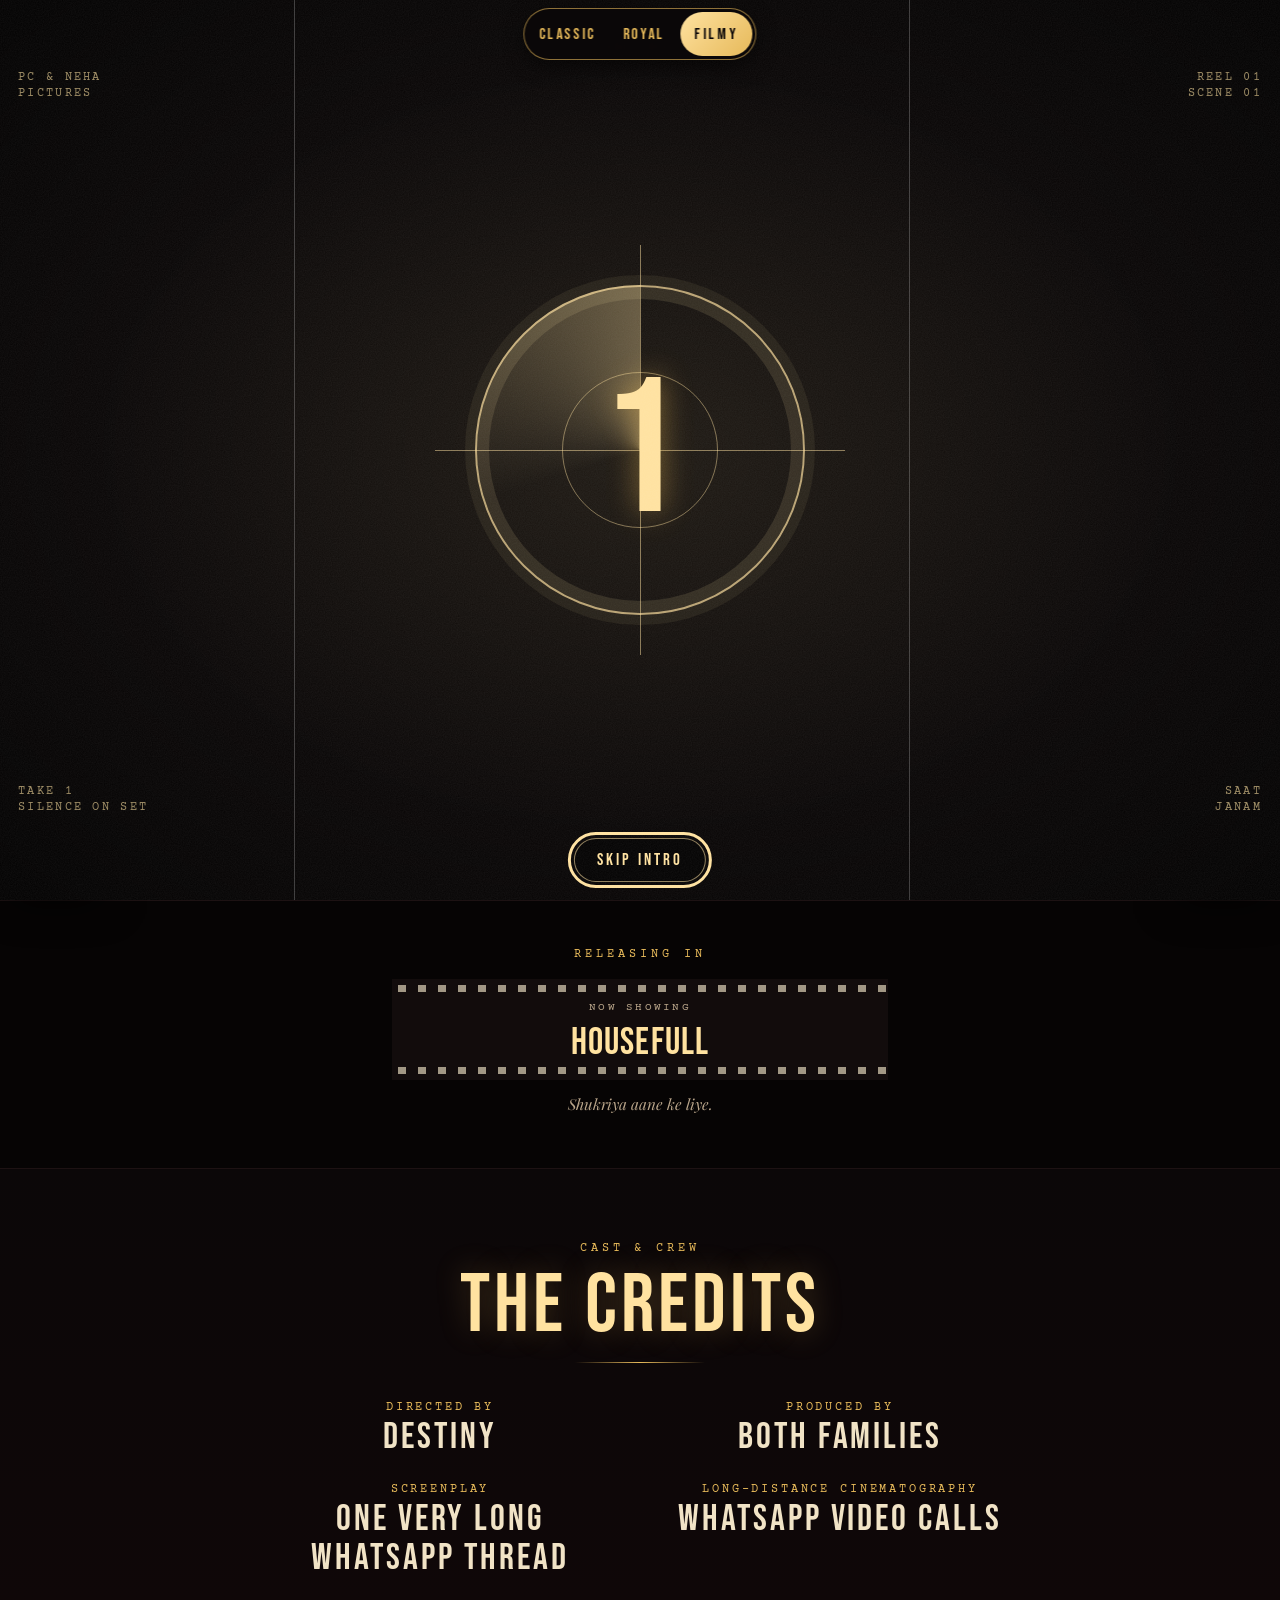
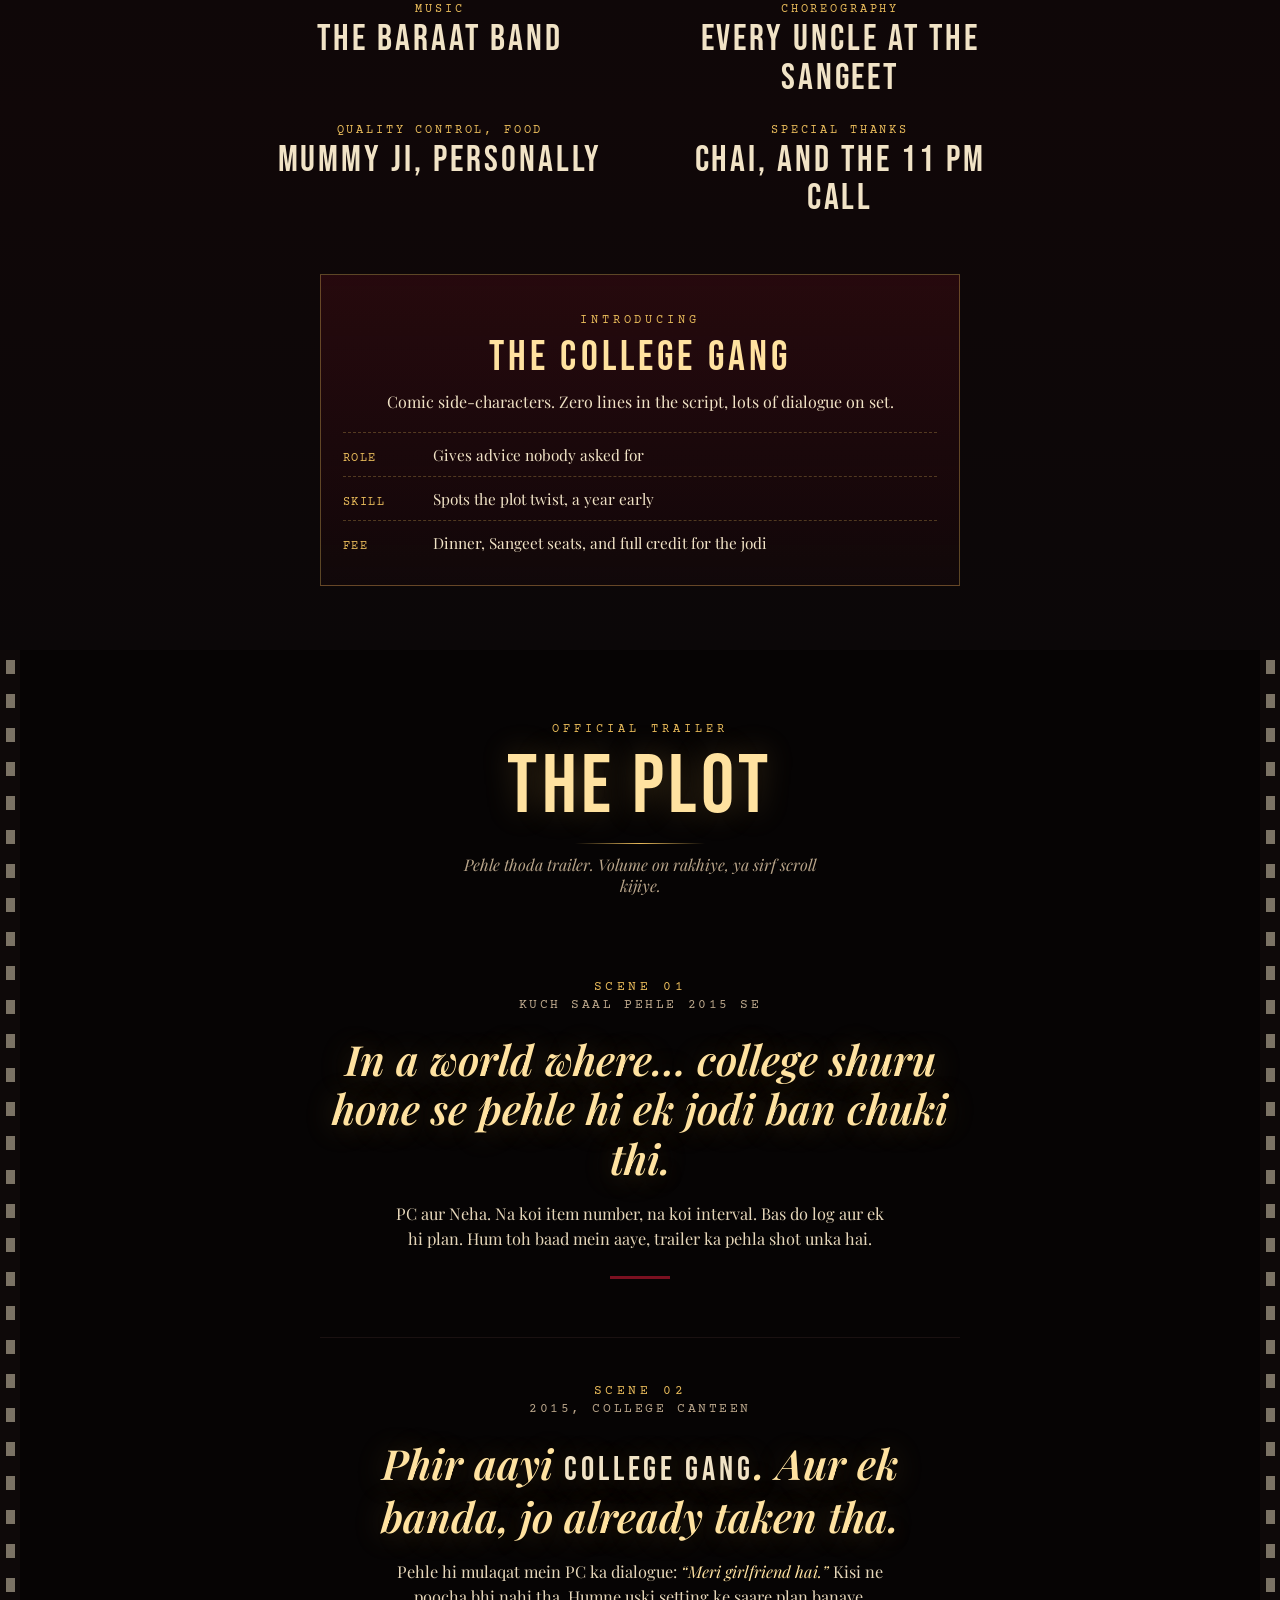
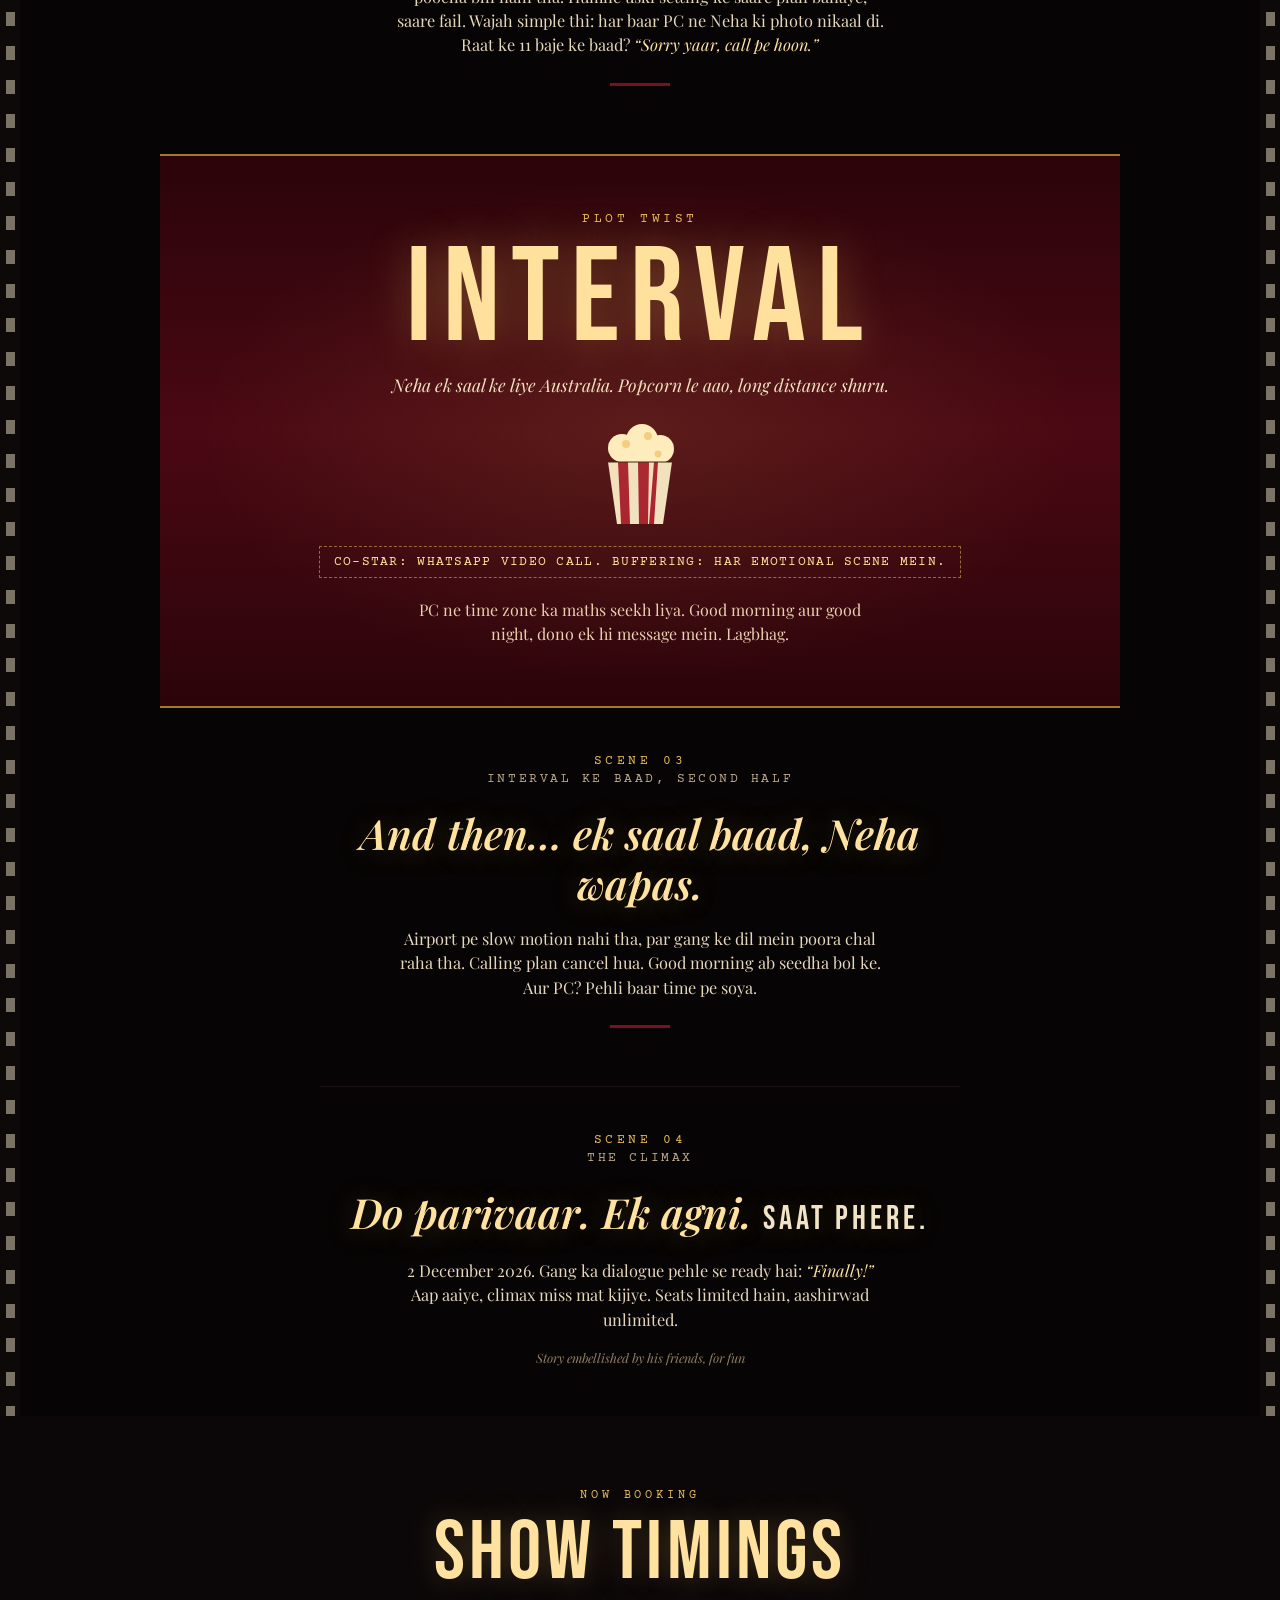
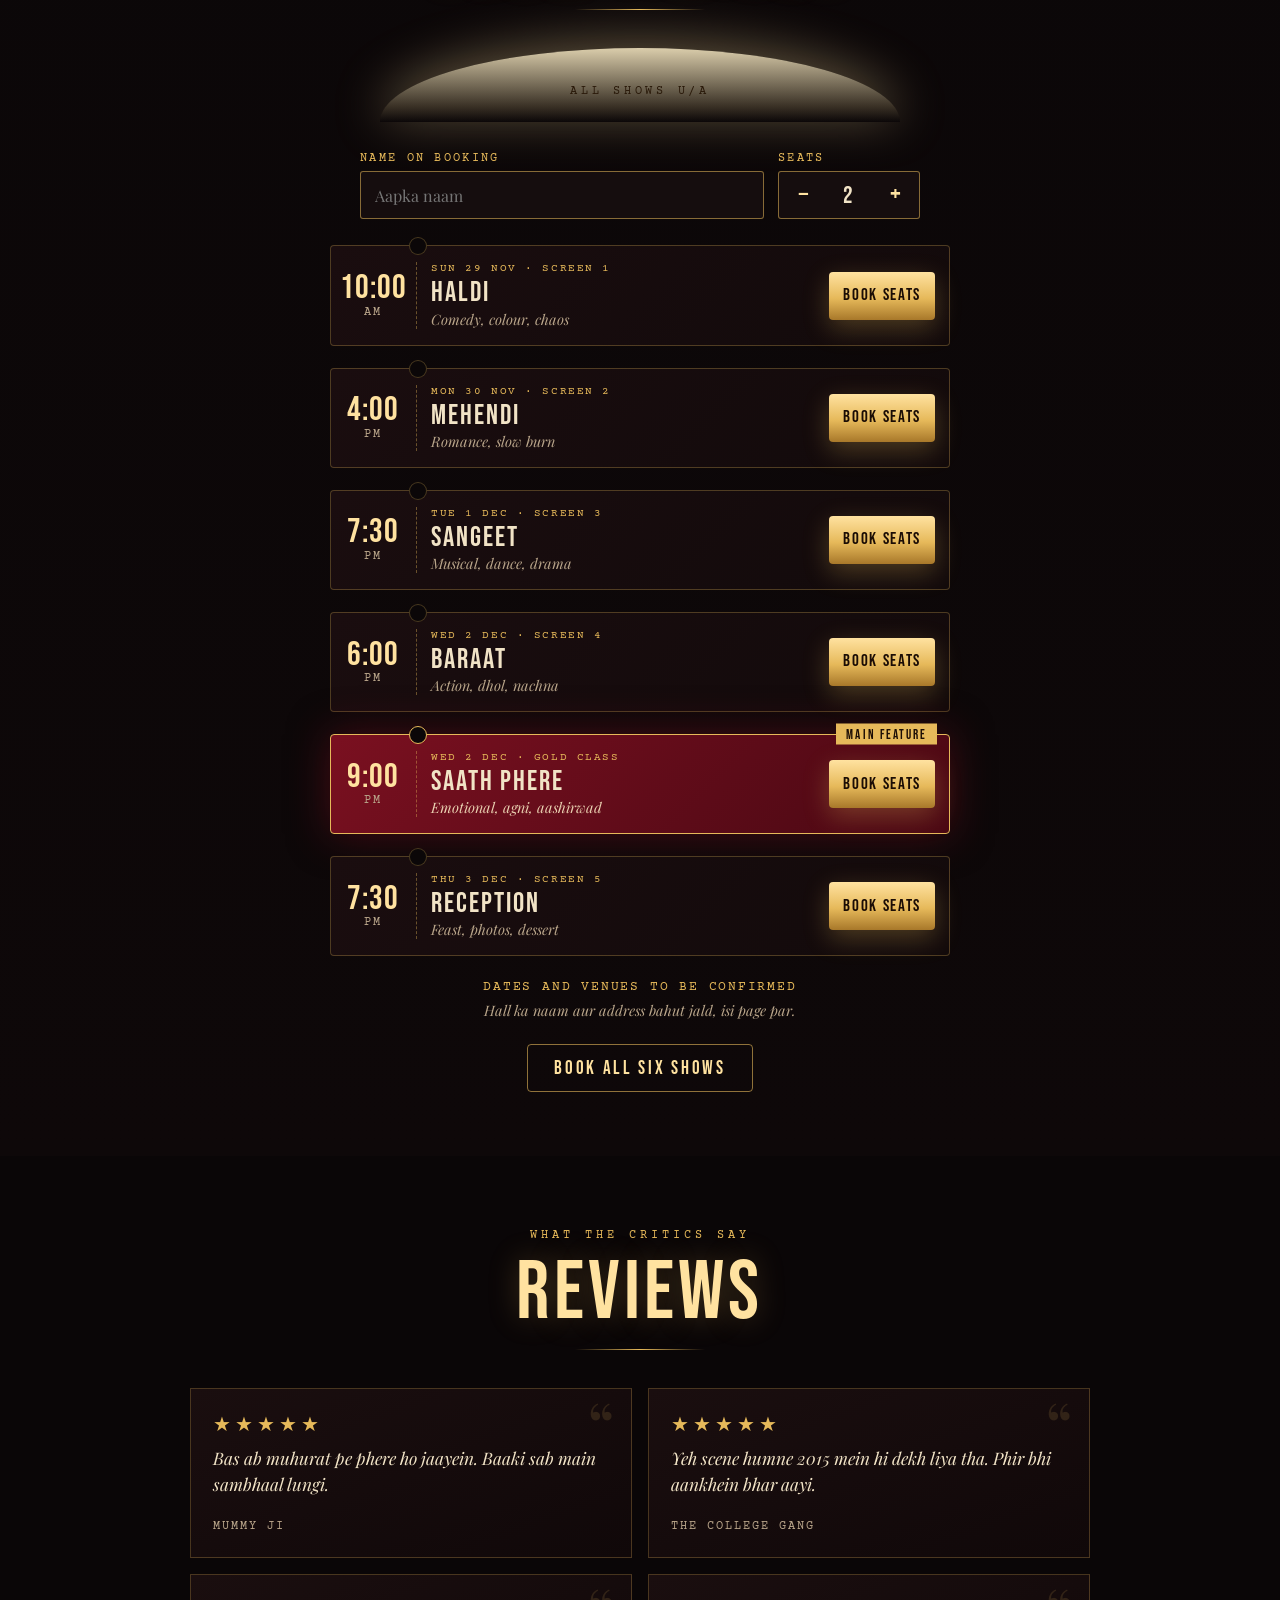
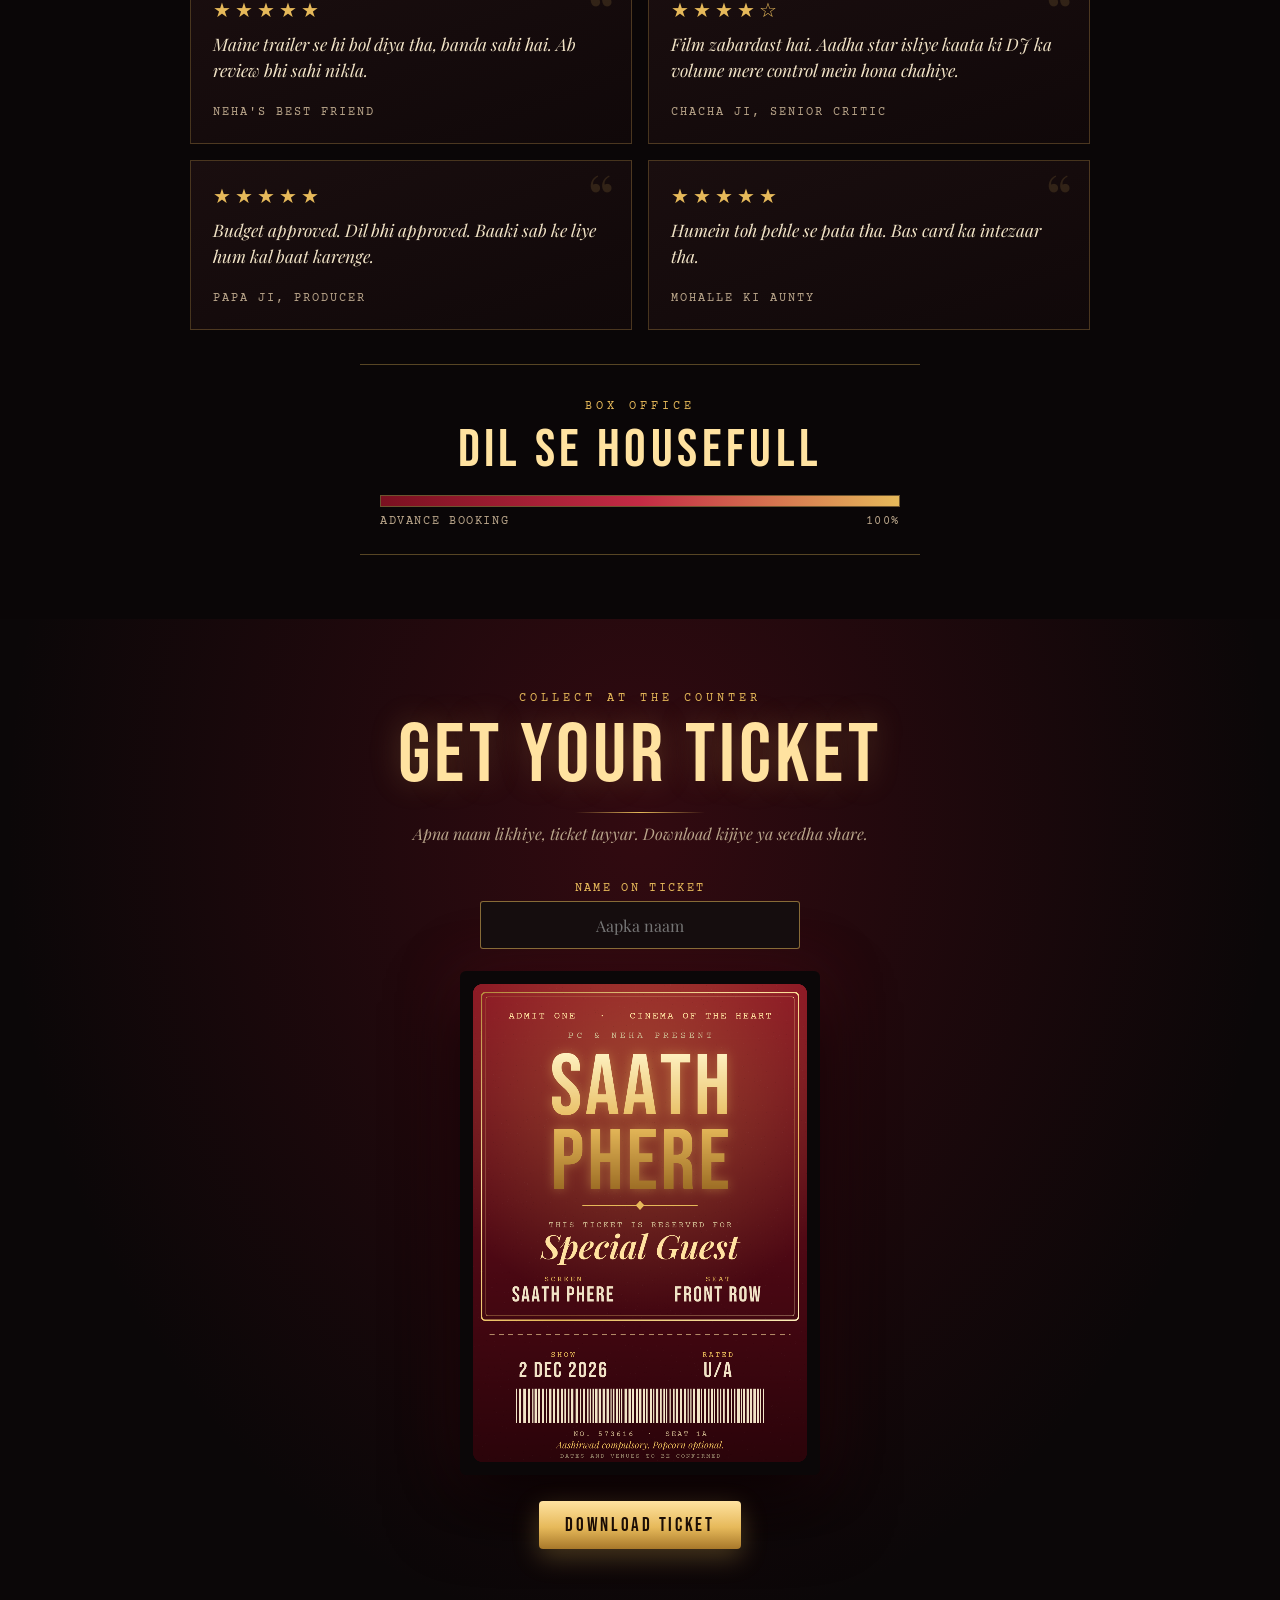
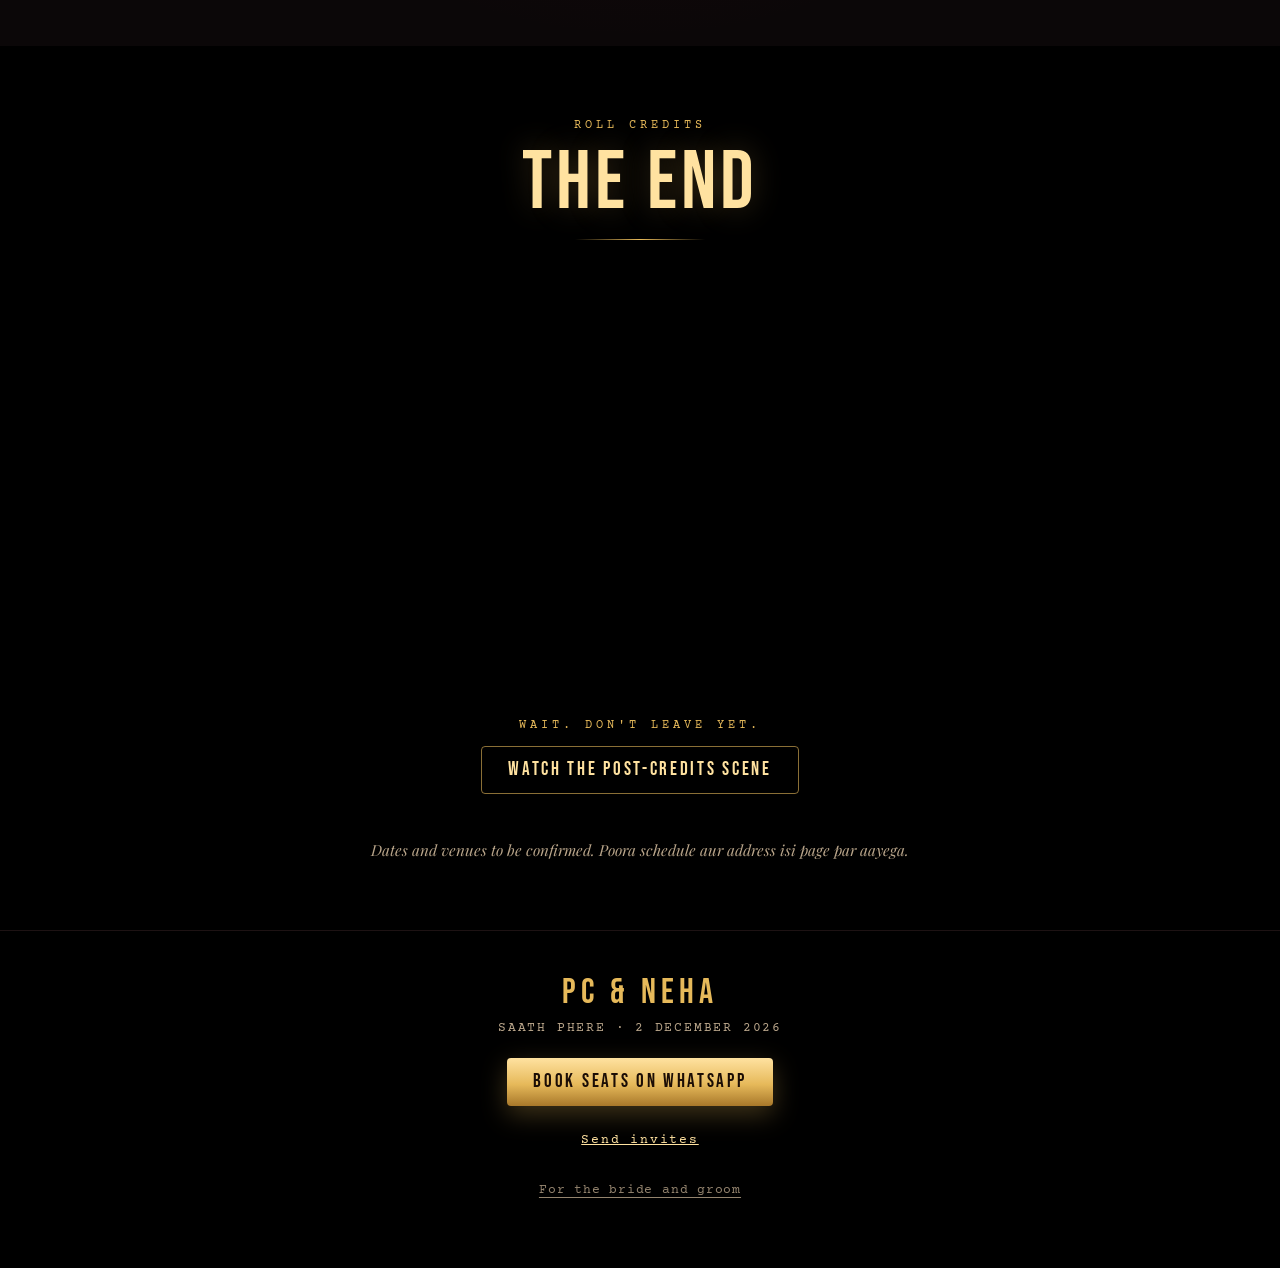
<file: filmy.html>
<!doctype html>
<html lang="en-IN">
<head>
<meta charset="utf-8">
<meta name="viewport" content="width=device-width, initial-scale=1, viewport-fit=cover">
<title>SAATH PHERE · PC &amp; Neha · 2 December 2026</title>
<meta name="description" content="PC &amp; Neha in SAATH PHERE. Releasing 2 December 2026, in cinemas near your heart. Book your seats.">
<meta property="og:type" content="website">
<meta property="og:site_name" content="PC &amp; Neha · Saath Phere">
<meta property="og:url" content="https://nav347.github.io/pc-wedding/filmy.html">
<meta property="og:image" content="https://nav347.github.io/pc-wedding/og.jpg?v=2">
<meta property="og:image:secure_url" content="https://nav347.github.io/pc-wedding/og.jpg?v=2">
<meta property="og:image:type" content="image/jpeg">
<meta property="og:image:width" content="1200">
<meta property="og:image:height" content="630">
<meta property="og:image:alt" content="PC &amp; Neha, Shubh Vivah, 02 · 12 · 2026">
<meta property="og:locale" content="en_IN">
<meta property="og:title" content="SAATH PHERE: PC &amp; Neha, releasing 2 December 2026">
<meta property="og:description" content="Do dil, ek saal ka Australia, ab saat phere. Book your seats.">
<meta name="twitter:card" content="summary_large_image">
<meta name="twitter:title" content="SAATH PHERE: PC &amp; Neha, releasing 2 December 2026">
<meta name="twitter:description" content="Do dil, ek saal ka Australia, ab saat phere. Book your seats.">
<meta name="twitter:image" content="https://nav347.github.io/pc-wedding/og.jpg?v=2">
<meta name="theme-color" content="#0b0708">
<link rel="icon" href="data:image/svg+xml,%3Csvg xmlns='http://www.w3.org/2000/svg' viewBox='0 0 100 100'%3E%3Crect width='100' height='100' rx='14' fill='%230b0708'/%3E%3Ctext x='50' y='72' font-size='62' text-anchor='middle' fill='%23e6b95a' font-family='Impact,sans-serif'%3EPN%3C/text%3E%3C/svg%3E">
<link rel="preconnect" href="https://fonts.googleapis.com">
<link rel="preconnect" href="https://fonts.gstatic.com" crossorigin>
<link href="https://fonts.googleapis.com/css2?family=Bebas+Neue&family=Playfair+Display:ital,wght@0,500;0,700;1,400;1,600&family=Courier+Prime:wght@400;700&display=swap" rel="stylesheet">
<style>
:root{
  --black:#0b0708; --ink:#150d0e; --velvet:#7a1020; --velvet-2:#4a0813; --velvet-3:#2b040a;
  --gold:#e6b95a; --gold-2:#ffe2a0; --gold-3:#a8782a; --paper:#f1e3c6; --mute:#b9a58a;
  --bebas:"Bebas Neue","Oswald",Impact,sans-serif; --play:"Playfair Display",Georgia,serif; --mono:"Courier Prime","Courier New",monospace;
}
*{box-sizing:border-box;margin:0;padding:0}
[hidden]{display:none!important}
html{scroll-behavior:smooth;overflow-x:hidden}
html,body{overflow-x:clip;max-width:100%}
body{font-family:var(--play);background:var(--black);color:var(--paper);-webkit-font-smoothing:antialiased;line-height:1.5}
body.locked{overflow:hidden}
a{color:inherit}
:focus-visible{outline:3px solid var(--gold-2);outline-offset:3px}
.bebas{font-family:var(--bebas);font-weight:400;letter-spacing:.04em}
.mono{font-family:var(--mono)}

/* ---------- grain over everything ---------- */
body::after{content:"";position:fixed;inset:0;z-index:350;pointer-events:none;opacity:.085;
  background:url("data:image/svg+xml,%3Csvg xmlns='http://www.w3.org/2000/svg' width='180' height='180'%3E%3Cfilter id='n'%3E%3CfeTurbulence type='fractalNoise' baseFrequency='.85' numOctaves='2' stitchTiles='stitch'/%3E%3CfeColorMatrix values='0 0 0 0 1 0 0 0 0 1 0 0 0 0 1 0 0 0 .7 0'/%3E%3C/filter%3E%3Crect width='100%25' height='100%25' filter='url(%23n)'/%3E%3C/svg%3E");
  animation:grain .7s steps(1) infinite}
@keyframes grain{0%{background-position:0 0}20%{background-position:-40px 30px}40%{background-position:30px -50px}60%{background-position:-60px -20px}80%{background-position:50px 40px}100%{background-position:0 0}}

/* ---------- version switcher ---------- */
.vsw{position:fixed;top:max(8px,env(safe-area-inset-top));left:50%;transform:translateX(-50%);z-index:500;display:flex;padding:3px;border-radius:999px;background:rgba(11,7,8,.88);border:1px solid rgba(230,185,90,.6);backdrop-filter:blur(6px);box-shadow:0 6px 20px rgba(0,0,0,.5)}
.vsw a{min-width:72px;min-height:44px;display:grid;place-items:center;padding:0 12px;border-radius:999px;font:400 1.02rem/1 var(--bebas);letter-spacing:.16em;text-transform:uppercase;color:var(--gold);text-decoration:none}
.vsw a[aria-current]{background:linear-gradient(135deg,var(--gold-2),var(--gold));color:var(--black)}

/* ---------- intro: leader, censor, curtains ---------- */
#intro{position:fixed;inset:0;z-index:300;overflow:hidden}
#intro.done{display:none}
.curt{position:absolute;top:0;bottom:0;width:50.5%;z-index:1;transition:transform 1.9s cubic-bezier(.65,0,.25,1);
  background:repeating-linear-gradient(90deg,#3a060e 0,#8c1628 9%,#b0223a 13%,#8c1628 17%,#3a060e 26%);
  box-shadow:inset 0 0 90px rgba(0,0,0,.6)}
.curt::after{content:"";position:absolute;inset:0;background:linear-gradient(180deg,rgba(0,0,0,.55),transparent 22%,transparent 70%,rgba(0,0,0,.65))}
.curt.l{left:0;transform-origin:left}.curt.r{right:0;transform-origin:right}
#intro.open .curt.l{transform:translateX(-102%) scaleX(.55)}
#intro.open .curt.r{transform:translateX(102%) scaleX(.55)}
.film{position:absolute;inset:0;z-index:2;background:#0a0707;display:grid;place-items:center;transition:opacity .7s;animation:flick .18s steps(1) infinite}
#intro.reveal-curt .film{opacity:0;pointer-events:none}
@keyframes flick{0%{opacity:1}33%{opacity:.965}66%{opacity:.99}}
.film::before{content:"";position:absolute;inset:0;background:radial-gradient(ellipse at center,rgba(255,226,160,.09),transparent 60%),radial-gradient(ellipse at center,transparent 55%,rgba(0,0,0,.75));pointer-events:none}
.film .scr{position:absolute;top:0;bottom:0;width:1px;background:rgba(255,255,255,.22);animation:scr 1.7s steps(1) infinite}
.film .scr.a{left:23%}.film .scr.b{left:71%;animation-delay:-.6s;animation-duration:2.3s}
@keyframes scr{0%{opacity:0}8%{opacity:1;transform:translateX(3px)}12%{opacity:0}55%{opacity:0}58%{opacity:.8;transform:translateX(-4px)}62%{opacity:0}100%{opacity:0}}
.leader{position:relative;width:min(74vw,330px);aspect-ratio:1;display:grid;place-items:center}
.leader .ring{position:absolute;inset:0;border-radius:50%;border:2px solid rgba(255,226,160,.7);box-shadow:0 0 0 10px rgba(255,226,160,.07),inset 0 0 0 12px rgba(255,226,160,.12)}
.leader .ring::after{content:"";position:absolute;inset:26%;border-radius:50%;border:1px solid rgba(255,226,160,.45)}
.leader .sweep{position:absolute;inset:0;border-radius:50%;background:conic-gradient(from 0deg,rgba(255,226,160,0) 0,rgba(255,226,160,0) 70%,rgba(255,226,160,.34) 100%);animation:sweep .7s linear infinite}
@keyframes sweep{to{transform:rotate(360deg)}}
.leader .hair{position:absolute;background:rgba(255,226,160,.5)}
.leader .hair.h{left:-12%;right:-12%;top:50%;height:1px}.leader .hair.v{top:-12%;bottom:-12%;left:50%;width:1px}
.leader b{position:relative;font:400 clamp(7.5rem,42vw,12rem)/1 var(--bebas);color:var(--gold-2);text-shadow:0 0 30px rgba(255,200,87,.45);transform:translateY(.02em)}
.leader b.pop{animation:pop .7s ease-out}
@keyframes pop{0%{transform:scale(1.12);opacity:.3}20%{opacity:1}100%{transform:scale(1);opacity:.92}}
.corner{position:absolute;font:400 .72rem/1.4 var(--mono);letter-spacing:.2em;text-transform:uppercase;color:rgba(255,226,160,.6)}
.corner.tl{top:max(70px,calc(env(safe-area-inset-top) + 62px));left:18px}.corner.tr{top:max(70px,calc(env(safe-area-inset-top) + 62px));right:18px;text-align:right}
.corner.bl{bottom:84px;left:18px}.corner.br{bottom:84px;right:18px;text-align:right}
.censor{position:absolute;inset:0;display:grid;place-items:center;padding:20px;opacity:0;visibility:hidden;transition:opacity .5s}
.censor.on{opacity:1;visibility:visible}
.cert{position:relative;width:min(100%,340px);background:linear-gradient(160deg,#f4e8cf,#e2cfa6);color:#1d1410;padding:22px 20px 62px;border:2px solid #1d1410;outline:1px solid #1d1410;outline-offset:-8px;text-align:center;transform:rotate(-1.5deg);box-shadow:0 30px 60px rgba(0,0,0,.6);font-family:var(--mono)}
.cert small{display:block;font-size:.68rem;letter-spacing:.18em;text-transform:uppercase}
.cert .rate{font:400 5.6rem/1 var(--bebas);letter-spacing:.06em;margin:8px 0 0}
.cert .rate em{font-style:normal;display:inline-block;border:5px solid #1d1410;border-radius:50%;padding:0 20px;margin-right:4px}
.cert h2{font:700 1.15rem/1.2 var(--mono);letter-spacing:.06em;text-transform:uppercase;margin:6px 0 12px}
.cert dl{display:grid;grid-template-columns:auto 1fr;gap:5px 12px;text-align:left;font-size:.8rem;border-top:1px dashed #1d1410;padding-top:12px}
.cert dt{text-transform:uppercase;letter-spacing:.1em;opacity:.7}.cert dd{font-weight:700}
.stamp{position:absolute;right:16px;bottom:14px;transform:rotate(-12deg);border:3px solid #8c1628;color:#8c1628;font:400 1.5rem/1 var(--bebas);letter-spacing:.12em;padding:4px 10px;opacity:.85;background:rgba(244,232,207,.4)}
.skip{position:absolute;left:50%;bottom:max(18px,env(safe-area-inset-bottom));transform:translateX(-50%);z-index:5;min-height:44px;min-width:130px;padding:0 22px;border-radius:999px;border:1px solid rgba(255,226,160,.55);background:rgba(0,0,0,.5);color:var(--gold-2);font:400 1.05rem var(--bebas);letter-spacing:.18em;cursor:pointer}
#intro.reveal-curt .skip{display:none}

/* ---------- common ---------- */
section{position:relative;padding:64px 22px}
.wrap{max-width:960px;margin:0 auto}
.eyebrow{font:400 .78rem var(--mono);letter-spacing:.32em;text-transform:uppercase;color:var(--gold)}
.sh{text-align:center;margin-bottom:38px}
.sh h2{font:400 clamp(2.8rem,12vw,5.2rem)/.95 var(--bebas);letter-spacing:.05em;color:var(--gold-2);margin-top:10px;text-shadow:0 0 30px rgba(230,185,90,.25)}
.sh p{font:italic 400 1rem var(--play);color:var(--mute);margin-top:10px}
.sh .rule{display:block;width:130px;height:1px;margin:16px auto 0;background:linear-gradient(90deg,transparent,var(--gold),transparent)}
.rv{opacity:0;transform:translateY(34px);transition:opacity 1s cubic-bezier(.2,.7,.2,1),transform 1s cubic-bezier(.2,.7,.2,1)}
.rv.in{opacity:1;transform:none}
.btn{display:inline-flex;align-items:center;justify-content:center;min-height:48px;padding:0 26px;border-radius:4px;font:400 1.2rem/1 var(--bebas);letter-spacing:.14em;text-transform:uppercase;text-decoration:none;cursor:pointer;border:0;transition:transform .25s,box-shadow .25s,background .25s}
.btn.gold{background:linear-gradient(180deg,var(--gold-2),var(--gold) 55%,var(--gold-3));color:#1b0d05;box-shadow:0 8px 26px rgba(230,185,90,.28)}
.btn.gold:hover{transform:translateY(-2px);box-shadow:0 12px 32px rgba(230,185,90,.45)}
.btn.ghost{background:transparent;color:var(--gold-2);border:1px solid rgba(230,185,90,.6)}
.btn.ghost:hover{background:rgba(230,185,90,.1)}

/* ---------- hero poster ---------- */
.hero{min-height:100svh;display:flex;align-items:center;justify-content:center;text-align:center;padding:84px 0 56px;overflow:hidden;
  background:radial-gradient(ellipse 60% 55% at 50% 38%,rgba(122,16,32,.55),transparent 70%),linear-gradient(180deg,#120808,var(--black))}
.beam{position:absolute;top:0;left:0;width:100%;height:85%;background:conic-gradient(from 180deg at 50% 0,transparent 0,rgba(255,226,160,.13) 12deg,transparent 30deg,transparent 330deg,rgba(255,226,160,.13) 348deg,transparent 360deg);pointer-events:none;-webkit-mask:linear-gradient(#000 40%,transparent);mask:linear-gradient(#000 40%,transparent)}
.drape{position:absolute;top:0;bottom:0;width:clamp(20px,7vw,92px);z-index:3;pointer-events:none;
  background:repeating-linear-gradient(90deg,#34060d 0,#8c1628 22%,#b0223a 36%,#8c1628 50%,#34060d 72%,#34060d 100%);background-size:clamp(20px,7vw,92px) 100%}
.drape::after{content:"";position:absolute;inset:0;background:linear-gradient(180deg,rgba(0,0,0,.5),transparent 20%,transparent 75%,rgba(0,0,0,.75))}
.drape.l{left:0;box-shadow:12px 0 40px rgba(0,0,0,.8)}.drape.r{right:0;box-shadow:-12px 0 40px rgba(0,0,0,.8)}
.valance{position:absolute;top:0;left:0;right:0;height:34px;z-index:4;pointer-events:none;background:radial-gradient(circle at 50% 0,#8c1628 0 62%,transparent 63%) 0 0/46px 34px repeat-x,linear-gradient(#5e0c1a,#5e0c1a) 0 0/100% 8px no-repeat;filter:drop-shadow(0 6px 10px rgba(0,0,0,.7))}
.poster{position:relative;z-index:2;width:calc(100% - 2 * clamp(32px,9vw,110px));max-width:540px;padding:44px 20px 38px;background:linear-gradient(180deg,#1b0c0e 0%,#100708 55%,#1d0a0d 100%);border:2px solid var(--gold-3);box-shadow:0 0 0 1px #000,0 30px 80px rgba(0,0,0,.8),0 0 120px rgba(122,16,32,.4)}
.bulbs{position:absolute;inset:8px;pointer-events:none}
.bulbs::before,.bulbs::after{content:"";position:absolute;inset:0;
  --b:radial-gradient(circle,#fff7d6 0 1.8px,#ffc857 2.6px,rgba(255,190,70,.35) 4.6px,transparent 6px);
  background:var(--b) 0 0/24px 12px repeat-x,var(--b) 0 100%/24px 12px repeat-x,var(--b) 0 0/12px 24px repeat-y,var(--b) 100% 0/12px 24px repeat-y;animation:bl 1.4s steps(1) infinite}
.bulbs::after{background-position:12px 0,12px 100%,0 12px,100% 12px;animation-delay:-.7s}
@keyframes bl{0%{opacity:1}50%{opacity:.25}}
.poster .presents{font:400 .78rem var(--mono);letter-spacing:.3em;text-transform:uppercase;color:var(--mute)}
.poster .starring{font:400 clamp(1.7rem,8vw,2.4rem)/1 var(--bebas);letter-spacing:.2em;color:var(--paper);margin-top:16px}
.poster .starring i{font:italic 400 1.1rem var(--play);letter-spacing:.05em;color:var(--gold);margin:0 4px}
.title{font:400 clamp(4.4rem,29vw,9.6rem)/.84 var(--bebas);letter-spacing:.03em;margin:14px 0 6px;
  background:linear-gradient(180deg,#fff3c4 0%,var(--gold) 48%,#8f5f1b 100%);-webkit-background-clip:text;background-clip:text;color:transparent;
  filter:drop-shadow(0 4px 24px rgba(230,185,90,.3))}
.title span{display:block}
.tagline{font:italic 400 clamp(1.05rem,4.4vw,1.3rem)/1.4 var(--play);color:var(--paper);max-width:21em;margin:14px auto 0}
.release{margin-top:22px;padding-top:16px;border-top:1px solid rgba(230,185,90,.35);font:400 .9rem var(--mono);letter-spacing:.14em;text-transform:uppercase;color:var(--gold-2);line-height:1.8}
.release small{display:block;color:var(--mute);letter-spacing:.2em;font-size:.76rem}
.special{margin:18px auto 0;display:inline-block;padding:9px 18px;border:1px solid var(--gold);font:italic 600 1.1rem var(--play);color:var(--gold-2);background:rgba(230,185,90,.08);transform:rotate(-1deg)}
.special:empty{display:none}
.hbtns{display:flex;flex-wrap:wrap;gap:12px;justify-content:center;margin-top:26px}
.hero [data-in]{opacity:0}
body.go .hero [data-in]{animation:fadeup 1.1s cubic-bezier(.2,.7,.2,1) forwards;animation-delay:calc(var(--i,0) * .18s + .5s)}
@keyframes fadeup{from{opacity:0;transform:translateY(22px)}to{opacity:1;transform:none}}
body.go .title{animation:fadeup 1.4s cubic-bezier(.2,.7,.2,1) .9s both,glint 6s 3s linear infinite;background-size:100% 200%}
@keyframes glint{0%,70%{filter:drop-shadow(0 4px 24px rgba(230,185,90,.3)) brightness(1)}85%{filter:drop-shadow(0 4px 28px rgba(255,226,160,.7)) brightness(1.25)}100%{filter:drop-shadow(0 4px 24px rgba(230,185,90,.3)) brightness(1)}}

/* ---------- countdown: film strip ---------- */
.cd{padding:46px 0 54px;background:#060404;border-top:1px solid #1d1213;border-bottom:1px solid #1d1213;text-align:center}
.cd .eyebrow{display:block;margin-bottom:18px;padding:0 22px}
.strip{display:flex;justify-content:center;gap:0;margin:0 auto;max-width:520px;padding:0 10px}
.strip>div{flex:1;min-width:0;padding:22px 0 18px;position:relative;background:#120c0c;border-left:2px solid #060404;border-right:2px solid #060404}
.strip>div::before,.strip>div::after{content:"";position:absolute;left:0;right:0;height:9px;background:repeating-linear-gradient(90deg,transparent 0 7px,#e8dcc0 7px 15px,transparent 15px 22px);background-size:22px 9px;opacity:.9;-webkit-mask:linear-gradient(90deg,#000,#000);}
.strip>div::before{top:6px;background:repeating-linear-gradient(90deg,transparent 0 6px,rgba(232,220,192,.75) 6px 14px,transparent 14px 20px);height:7px;border-radius:2px}
.strip>div::after{bottom:6px;background:repeating-linear-gradient(90deg,transparent 0 6px,rgba(232,220,192,.75) 6px 14px,transparent 14px 20px);height:7px;border-radius:2px}
.strip b{display:block;font:400 clamp(2.6rem,12vw,4rem)/1 var(--bebas);color:var(--gold-2);font-variant-numeric:tabular-nums;letter-spacing:.03em;margin-top:10px}
.strip span{display:block;font:400 .7rem var(--mono);letter-spacing:.2em;text-transform:uppercase;color:var(--mute);margin-bottom:6px}
.strip b.tk{animation:tk .4s ease-out}
@keyframes tk{from{opacity:.3;transform:translateY(-8px)}to{opacity:1;transform:none}}
.cd-note{margin-top:14px;font:italic 400 .95rem var(--play);color:var(--mute);padding:0 22px}

/* ---------- cast & crew ---------- */
.credits{background:linear-gradient(180deg,var(--black),#100708 50%,var(--black))}
.crew{display:grid;grid-template-columns:1fr;gap:26px 40px;max-width:760px;margin:0 auto;text-align:center}
.crew div small{display:block;font:400 .74rem var(--mono);letter-spacing:.24em;text-transform:uppercase;color:var(--gold);margin-bottom:4px}
.crew div b{display:block;font:400 clamp(1.7rem,7vw,2.3rem)/1.05 var(--bebas);letter-spacing:.08em;color:var(--paper)}
@media(min-width:700px){.crew{grid-template-columns:1fr 1fr}.crew div{text-align:center}}
.gang{margin:56px auto 0;max-width:640px;text-align:center;padding:30px 22px;border:1px solid rgba(230,185,90,.35);background:linear-gradient(180deg,rgba(122,16,32,.22),rgba(122,16,32,.05))}
.gang h3{font:400 clamp(1.8rem,8vw,2.6rem)/1 var(--bebas);letter-spacing:.1em;color:var(--gold-2);margin:8px 0 12px}
.gang p{color:var(--paper);font-size:1rem}
.gang ul{list-style:none;margin-top:18px;display:grid;gap:10px;text-align:left}
.gang li{display:flex;gap:12px;align-items:baseline;border-top:1px dashed rgba(230,185,90,.28);padding-top:10px;font-size:.96rem}
.gang li i{flex:0 0 auto;min-width:6.4em;font:400 .76rem var(--mono);letter-spacing:.12em;text-transform:uppercase;color:var(--gold);font-style:normal}

/* ---------- plot / trailer ---------- */
.plot{background:#060404;padding-left:0;padding-right:0;padding-bottom:30px}
.plot::before,.plot::after{content:"";position:absolute;top:0;bottom:0;width:20px;z-index:1;pointer-events:none;
  background:repeating-linear-gradient(180deg,transparent 0 10px,rgba(232,220,192,.5) 10px 24px,transparent 24px 34px) center/9px 100% no-repeat,#0e0909}
.plot::before{left:0}.plot::after{right:0}
.plot .wrap{padding:0 38px}
.plot .sh p{max-width:22em;margin-left:auto;margin-right:auto}
.scene{position:relative;max-width:640px;margin:0 auto 0;padding:46px 0 58px;text-align:center}
.scene+.scene{border-top:1px solid #1a1111}.scene:last-child{padding-bottom:20px}
.sc-no{font:400 .8rem var(--mono);letter-spacing:.28em;text-transform:uppercase;color:var(--gold)}
.sc-no i{display:block;font-style:normal;color:var(--mute);margin-top:4px;letter-spacing:.2em}
.vo{font:italic 600 clamp(1.7rem,7.4vw,2.6rem)/1.2 var(--play);color:var(--gold-2);margin:22px 0 18px;text-shadow:0 2px 30px rgba(230,185,90,.25)}
.vo em{font-style:normal;font-family:var(--bebas);letter-spacing:.12em;font-weight:400;color:var(--paper);font-size:.8em}
.rv .vo{letter-spacing:.06em;transition:letter-spacing 2s cubic-bezier(.2,.7,.2,1)}
.rv.in .vo{letter-spacing:0}
.scene .tx{font-size:1.02rem;color:#e6d7ba;max-width:30em;margin:0 auto}
.scene .tx q{font-style:italic;color:var(--gold-2)}
.bars{display:block;height:3px;width:60px;margin:26px auto 0;background:var(--velvet)}
.interval{position:relative;margin:10px -38px 0;padding:56px 38px 60px;text-align:center;background:linear-gradient(180deg,var(--velvet-3),var(--velvet-2) 50%,var(--velvet-3));border-top:2px solid var(--gold-3);border-bottom:2px solid var(--gold-3);overflow:hidden}
.interval::before{content:"";position:absolute;inset:0;background:radial-gradient(ellipse at center,rgba(255,200,87,.1),transparent 65%);pointer-events:none}
.interval .big{font:400 clamp(4rem,23vw,8.4rem)/.9 var(--bebas);letter-spacing:.08em;color:var(--gold-2);text-shadow:0 0 40px rgba(230,185,90,.35)}
.interval .sub{font:italic 400 1.1rem var(--play);margin-top:12px;color:var(--paper)}
.corn{width:96px;margin:22px auto 0;display:block;transform-origin:50% 100%;animation:wob 3s ease-in-out infinite}
@keyframes wob{0%,100%{transform:rotate(-4deg)}50%{transform:rotate(4deg)}}
.gag{display:inline-block;margin-top:18px;padding:8px 14px;border:1px dashed rgba(230,185,90,.55);font:400 .8rem var(--mono);letter-spacing:.1em;color:var(--gold-2);text-transform:uppercase}
.lbl-fun{display:block;margin-top:18px;font:italic 400 .8rem var(--play);color:#8f7d64}

/* ---------- show timings ---------- */
.shows{background:linear-gradient(180deg,var(--black),#0e0809)}
.screen{position:relative;height:74px;margin:0 auto 30px;max-width:520px;border-radius:50% 50% 0 0/100% 100% 0 0;background:linear-gradient(180deg,rgba(255,240,200,.85),rgba(255,226,160,.18) 80%,transparent);box-shadow:0 -6px 50px rgba(255,226,160,.35);display:grid;place-items:center}
.screen span{font:400 .78rem var(--mono);letter-spacing:.3em;text-transform:uppercase;color:#2a1a0a;margin-top:12px}
.book-top{display:flex;gap:14px;justify-content:center;align-items:flex-end;max-width:560px;margin:0 auto 26px}.book-top .fld:first-child{flex:1 1 auto;min-width:0}
.fld{display:flex;flex-direction:column;gap:6px;font:400 .72rem var(--mono);letter-spacing:.2em;text-transform:uppercase;color:var(--gold)}
.fld input[type=text]{height:48px;min-width:0;width:100%;padding:0 14px;background:#150d0e;border:1px solid rgba(230,185,90,.55);color:var(--paper);font:400 1rem var(--play);border-radius:3px}
.step{display:flex;align-items:center;height:48px;border:1px solid rgba(230,185,90,.55);border-radius:3px;background:#150d0e}
.step button{width:48px;height:46px;background:none;border:0;color:var(--gold-2);font:400 1.7rem/1 var(--bebas);cursor:pointer}
.step output{min-width:44px;text-align:center;font:400 1.5rem var(--bebas);color:var(--paper)}
.showlist{list-style:none;display:grid;gap:22px;max-width:620px;margin:0 auto}
.show{position:relative;display:grid;grid-template-columns:86px 1fr auto;align-items:center;gap:14px;padding:16px 14px 16px 0;background:linear-gradient(135deg,#1a0d0f,#120a0b);border:1px solid rgba(230,185,90,.28);border-radius:4px}
.show::before{content:"";position:absolute;left:78px;top:-9px;width:16px;height:16px;border-radius:50%;background:var(--black);border:1px solid rgba(230,185,90,.28)}
.show .t{text-align:center;border-right:1px dashed rgba(230,185,90,.4);align-self:stretch;display:grid;align-content:center}
.show .t b{font:400 2.1rem/1 var(--bebas);color:var(--gold-2);letter-spacing:.03em}
.show .t span{font:400 .72rem var(--mono);letter-spacing:.2em;color:var(--mute)}
.show .m{min-width:0}
.show .m small{display:block;font:400 .7rem var(--mono);letter-spacing:.14em;text-transform:uppercase;color:var(--gold)}
.show .m h3{font:400 1.75rem/1.05 var(--bebas);letter-spacing:.07em;color:var(--paper);margin:3px 0 2px}
.show .m p{font:italic 400 .9rem/1.3 var(--play);color:var(--mute)}
.show .book{min-height:48px;padding:0 14px;font-size:1.05rem;letter-spacing:.1em}
.show.main{background:linear-gradient(135deg,var(--velvet),var(--velvet-2));border-color:var(--gold);box-shadow:0 0 40px rgba(122,16,32,.5)}
.show.main .m p{color:#e9cfb0}
.show.main::before{border-color:var(--gold)}
.ribbon{position:absolute;top:-1px;right:12px;transform:translateY(-50%);background:var(--gold);color:#1b0d05;font:400 .8rem var(--bebas);letter-spacing:.16em;padding:3px 10px 2px}
.tbc{text-align:center;margin-top:24px;font:400 .8rem var(--mono);letter-spacing:.14em;text-transform:uppercase;color:var(--gold)}
.tbc small{display:block;margin-top:6px;font:italic 400 .9rem var(--play);letter-spacing:0;text-transform:none;color:var(--mute)}
.bookall{text-align:center;margin-top:24px}
@media(max-width:420px){.show{grid-template-columns:72px 1fr;padding:14px 12px 14px 0}.show::before{left:64px}.show .book{grid-column:1/-1;margin-left:14px;min-height:46px;font-size:1.05rem}.show .t b{font-size:1.8rem}}

/* ---------- reviews ---------- */
.reviews{background:#0a0607}
.rgrid{display:grid;grid-template-columns:1fr;gap:16px;max-width:900px;margin:0 auto}
@media(min-width:700px){.rgrid{grid-template-columns:1fr 1fr}}
.rev{position:relative;padding:24px 22px 22px;background:linear-gradient(160deg,#1a0e0f,#100809);border:1px solid rgba(230,185,90,.25)}
.rev .stars{font:400 1.25rem/1 var(--play);letter-spacing:.2em;color:var(--gold)}
.rev blockquote{font:italic 400 1.08rem/1.5 var(--play);color:var(--paper);margin:12px 0 14px}
.rev cite{font:400 .78rem var(--mono);letter-spacing:.16em;text-transform:uppercase;font-style:normal;color:var(--mute)}
.rev::before{content:"\201C";position:absolute;top:2px;right:16px;font:400 4.2rem/1 var(--play);color:rgba(230,185,90,.14)}
.box-office{max-width:560px;margin:34px auto 0;text-align:center;padding:26px 20px;border-top:1px solid rgba(230,185,90,.35);border-bottom:1px solid rgba(230,185,90,.35)}
.box-office .big{font:400 clamp(2.2rem,10vw,3.4rem)/1 var(--bebas);letter-spacing:.08em;color:var(--gold-2);margin:8px 0 18px}
.meter{height:12px;background:#1a1112;border:1px solid rgba(230,185,90,.4);position:relative;overflow:hidden}
.meter i{position:absolute;inset:0;transform:scaleX(0);transform-origin:left;background:linear-gradient(90deg,var(--velvet),#c32a44,var(--gold));transition:transform 2.4s cubic-bezier(.2,.7,.2,1) .3s}
.rv.in .meter i{transform:scaleX(1)}
.meter-l{display:flex;justify-content:space-between;margin-top:8px;font:400 .72rem var(--mono);letter-spacing:.14em;text-transform:uppercase;color:var(--mute)}

/* ---------- ticket ---------- */
.ticket{background:radial-gradient(ellipse at 50% 20%,rgba(122,16,32,.35),transparent 70%),var(--black);text-align:center}
.tk-in{max-width:420px;margin:0 auto}
.tk-in .fld{align-items:center;margin-bottom:22px}
.tk-in .fld input{width:min(100%,320px);text-align:center}.tk-in .fld{align-items:center}
#tcv{display:block;width:100%;height:auto;max-width:360px;margin:0 auto;box-shadow:0 30px 70px rgba(0,0,0,.8),0 0 60px rgba(122,16,32,.35);border-radius:6px}
.tk-btns{display:flex;flex-wrap:wrap;gap:12px;justify-content:center;margin-top:26px}
.tk-msg{min-height:1.5em;margin-top:12px;font:400 .85rem var(--mono);letter-spacing:.08em;color:var(--gold)}

/* ---------- end credits ---------- */
.endc{background:#000;padding-bottom:70px}
.roll{position:relative;height:min(62svh,400px);max-width:520px;margin:0 auto;overflow:hidden;
  -webkit-mask:linear-gradient(180deg,transparent,#000 18%,#000 82%,transparent);mask:linear-gradient(180deg,transparent,#000 18%,#000 82%,transparent)}
.roll-in{position:absolute;left:0;right:0;top:100%;text-align:center;animation:roll 38s linear infinite paused}
.endc.run .roll-in{animation-play-state:running}
@keyframes roll{to{transform:translateY(calc(-100% - min(62svh,400px)))}}
.roll-in h4{font:400 1.05rem var(--mono);letter-spacing:.3em;text-transform:uppercase;color:var(--gold);margin:46px 0 14px}
.roll-in p{font:400 1.5rem/1.35 var(--bebas);letter-spacing:.1em;color:var(--paper);margin-bottom:16px}
.roll-in p small{font:italic 400 .95rem var(--play);letter-spacing:0;color:var(--mute);text-transform:none;display:block}
.roll-in .fin{margin-top:60px;font:400 clamp(3rem,16vw,5rem)/1 var(--bebas);letter-spacing:.1em;color:var(--gold-2)}
.pcs{max-width:480px;margin:40px auto 0;text-align:center}
.pcs button{min-height:48px}
.pcs-box{margin-top:22px;padding:22px 20px;border:1px dashed rgba(230,185,90,.5);background:rgba(230,185,90,.05);text-align:left;font:400 .98rem/1.6 var(--mono);color:var(--paper);animation:fadeup .9s ease-out both}
.pcs-box b{color:var(--gold-2);font-weight:700}
.pcs-box .sq{display:block;margin-top:12px;color:var(--gold);letter-spacing:.14em;text-transform:uppercase;font-size:.82rem}
.endnote{max-width:560px;margin:46px auto 0;text-align:center;color:var(--mute);font:italic 400 .95rem var(--play)}

footer{padding:44px 22px 56px;text-align:center;background:#000;border-top:1px solid #1d1213;color:var(--mute);font:400 .8rem/1.9 var(--mono);letter-spacing:.14em;text-transform:uppercase}
footer .logo{display:block;font:400 2.2rem/1 var(--bebas);letter-spacing:.14em;color:var(--gold);margin-bottom:6px}
footer button{background:none;border:0;color:var(--gold-2);font:inherit;letter-spacing:.14em;text-decoration:underline;cursor:pointer;min-height:44px;padding:0 18px;margin-top:6px}

/* ---------- modal ---------- */
.modal{position:fixed;inset:0;z-index:400;background:rgba(0,0,0,.78);display:none;align-items:center;justify-content:center;padding:20px;backdrop-filter:blur(4px)}
.modal.show{display:flex}
.modal .pnl{background:#150d0e;border:1px solid var(--gold);max-width:440px;width:100%;padding:26px 22px;box-shadow:0 30px 80px #000}
.modal h3{font:400 2rem/1 var(--bebas);letter-spacing:.08em;color:var(--gold-2)}
.modal label{display:block;font:400 .72rem var(--mono);letter-spacing:.2em;text-transform:uppercase;color:var(--gold);margin:16px 0 6px}
.modal input{width:100%;height:48px;padding:0 14px;border:1px solid rgba(230,185,90,.6);background:#0b0708;color:var(--paper);font:400 1rem var(--play);border-radius:3px}
.modal .row{display:flex;gap:10px;flex-wrap:wrap;margin-top:18px}
.modal .btn{min-height:48px;padding:0 18px;font-size:1.05rem}
.modal .x{float:right;background:none;border:0;font-size:2rem;line-height:1;cursor:pointer;color:var(--mute);min-width:44px;min-height:44px;margin:-10px -8px 0 0}
.modal .ok{min-height:1.4em;margin-top:10px;font:400 .85rem var(--mono);color:var(--gold)}

#fx{position:fixed;top:0;left:0;width:100%;height:100%;pointer-events:none;z-index:320}

@media (prefers-reduced-motion:reduce){
  html{scroll-behavior:auto}
  *,*::before,*::after{animation:none!important;transition:none!important}
  body::after{display:none}
  .rv{opacity:1!important;transform:none!important}
  .hero [data-in]{opacity:1!important}
  .roll{height:auto;-webkit-mask:none;mask:none}.roll-in{position:static;transform:none}
  .meter i{transform:scaleX(1)}
  .bulbs::after{display:none}
  #intro{display:none}
}
</style>
<link rel="stylesheet" href="studio.css"><style>:root{--st-bg:#1a0f10;--st-fg:#f1e3c6;--st-muted:#b9a58a;--st-accent:#e6b95a;--st-accent-fg:#0b0708;--st-line:#a8782a;--st-warn-bg:#f1e3c6;--st-field:#0b0708;--st-font:"Courier Prime","Courier New",monospace;--st-head:"Bebas Neue",Impact,sans-serif;}</style>
</head>
<body class="locked">
<nav class="vsw" aria-label="Invitation style"><a href="classic.html" id="vOld">Classic</a><a href="./" id="vNew">Royal</a><a href="filmy.html" id="vFil" aria-current="page">Filmy</a></nav>

<div id="intro" role="dialog" aria-label="Film intro. Press skip to go straight to the invitation.">
  <div class="curt l"></div><div class="curt r"></div>
  <div class="film" id="film">
    <i class="scr a"></i><i class="scr b"></i>
    <div class="corner tl">PC &amp; Neha<br>Pictures</div>
    <div class="corner tr">Reel 01<br>Scene 01</div>
    <div class="corner bl">Take 1<br>Silence on set</div>
    <div class="corner br">Saat<br>Janam</div>
    <div class="leader" id="leader" aria-hidden="true"><div class="ring"></div><div class="sweep"></div><div class="hair h"></div><div class="hair v"></div><b id="ldNum">5</b></div>
    <div class="censor" id="censor">
      <div class="cert" role="img" aria-label="Certificate: U/A, Universal Aashirwad. Running time: Saat Janam.">
        <small>Board of Wedding Certification</small>
        <div class="rate"><em>U</em>/A</div>
        <h2>Universal Aashirwad</h2>
        <dl><dt>Title</dt><dd>SAATH PHERE</dd><dt>Running time</dt><dd>Saat Janam</dd><dt>Cuts</dt><dd>None. Dil se pass.</dd></dl>
        <span class="stamp">Passed</span>
      </div>
    </div>
    <button class="skip" id="skip" type="button">Skip intro</button>
  </div>
</div>

<header class="hero" id="top">
  <div class="beam" aria-hidden="true"></div>
  <div class="drape l" aria-hidden="true"></div><div class="drape r" aria-hidden="true"></div><div class="valance" aria-hidden="true"></div>
  <div class="poster">
    <div class="bulbs" aria-hidden="true"></div>
    <p class="presents" data-in style="--i:0">A Destiny production</p>
    <p class="starring" data-in style="--i:1">PC <i>&amp;</i> NEHA <i>in</i></p>
    <h1 class="title"><span>SAATH</span><span>PHERE</span></h1>
    <p class="tagline" data-in style="--i:3">Ek ladka, ek ladki, ek saal ka Australia. Ab saat phere.</p>
    <p class="release" data-in style="--i:4">Releasing 2 December 2026<small>In cinemas near your heart</small></p>
    <p class="special" id="special" data-in style="--i:5"></p>
    <div class="hbtns" data-in style="--i:6"><a class="btn gold" href="#shows">Book seats</a><a class="btn ghost" href="#ticket">Get your ticket</a></div>
  </div>
</header>

<div class="cd" id="releasing">
  <span class="eyebrow">Releasing in</span>
  <div class="strip" id="strip" role="timer" aria-label="Countdown to 2 December 2026"></div>
  <p class="cd-note" id="cdNote">Trailer ke baad seedha main feature.</p>
</div>

<section class="credits" id="cast">
  <div class="wrap">
    <div class="sh rv"><span class="eyebrow">Cast &amp; crew</span><h2>The Credits</h2><span class="rule"></span></div>
    <div class="crew">
      <div class="rv"><small>Directed by</small><b>Destiny</b></div>
      <div class="rv"><small>Produced by</small><b>Both families</b></div>
      <div class="rv"><small>Screenplay</small><b>One very long WhatsApp thread</b></div>
      <div class="rv"><small>Long-distance cinematography</small><b>WhatsApp video calls</b></div>
      <div class="rv"><small>Music</small><b>The Baraat Band</b></div>
      <div class="rv"><small>Choreography</small><b>Every uncle at the Sangeet</b></div>
      <div class="rv"><small>Quality control, food</small><b>Mummy ji, personally</b></div>
      <div class="rv"><small>Special thanks</small><b>Chai, and the 11 pm call</b></div>
    </div>
    <div class="gang rv">
      <span class="eyebrow">Introducing</span>
      <h3>The College Gang</h3>
      <p>Comic side-characters. Zero lines in the script, lots of dialogue on set.</p>
      <ul>
        <li><i>Role</i><span>Gives advice nobody asked for</span></li>
        <li><i>Skill</i><span>Spots the plot twist, a year early</span></li>
        <li><i>Fee</i><span>Dinner, Sangeet seats, and full credit for the jodi</span></li>
      </ul>
    </div>
  </div>
</section>

<section class="plot" id="plot">
  <div class="wrap">
    <div class="sh rv"><span class="eyebrow">Official trailer</span><h2>The Plot</h2><span class="rule"></span>
      <p>Pehle thoda trailer. Volume on rakhiye, ya sirf scroll kijiye.</p></div>

    <article class="scene rv">
      <div class="sc-no">Scene 01<i>Kuch saal pehle 2015 se</i></div>
      <p class="vo">In a world where&hellip; college shuru hone se pehle hi ek jodi ban chuki thi.</p>
      <p class="tx">PC aur Neha. Na koi item number, na koi interval. Bas do log aur ek hi plan. Hum toh baad mein aaye, trailer ka pehla shot unka hai.</p>
      <span class="bars"></span>
    </article>

    <article class="scene rv">
      <div class="sc-no">Scene 02<i>2015, college canteen</i></div>
      <p class="vo">Phir aayi <em>COLLEGE GANG</em>. Aur ek banda, jo already taken tha.</p>
      <p class="tx">Pehle hi mulaqat mein PC ka dialogue: <q>Meri girlfriend hai.</q> Kisi ne poocha bhi nahi tha. Humne uski setting ke saare plan banaye, saare fail. Wajah simple thi: har baar PC ne Neha ki photo nikaal di. Raat ke 11 baje ke baad? <q>Sorry yaar, call pe hoon.</q></p>
      <span class="bars"></span>
    </article>

    <div class="interval rv" id="interval">
      <div class="sc-no">Plot twist</div>
      <div class="big" style="margin-top:14px">INTERVAL</div>
      <p class="sub">Neha ek saal ke liye Australia. Popcorn le aao, long distance shuru.</p>
      <svg class="corn" viewBox="0 0 96 110" aria-hidden="true">
        <g fill="#fff0c8"><circle cx="30" cy="30" r="14"/><circle cx="50" cy="22" r="16"/><circle cx="68" cy="31" r="14"/><circle cx="40" cy="40" r="14"/><circle cx="60" cy="42" r="13"/></g>
        <g fill="#f0cf86"><circle cx="34" cy="26" r="4"/><circle cx="56" cy="18" r="4"/><circle cx="66" cy="36" r="3.4"/></g>
        <path d="M16 44h64l-9 62H25z" fill="#f1e3c6"/>
        <path d="M26 44l3 62h9l-2-62zM46 44l1 62h9l1-62zM66 44l-4 62h-5l5-62z" fill="#a31a2e"/>
        <path d="M16 44h64" stroke="#2a1a0a" stroke-width="2" stroke-opacity=".5"/>
      </svg>
      <span class="gag">Co-star: WhatsApp video call. Buffering: har emotional scene mein.</span>
      <p class="tx" style="margin:20px auto 0;max-width:28em;color:#e9cfb0">PC ne time zone ka maths seekh liya. Good morning aur good night, dono ek hi message mein. Lagbhag.</p>
    </div>

    <article class="scene rv">
      <div class="sc-no">Scene 03<i>Interval ke baad, second half</i></div>
      <p class="vo">And then&hellip; ek saal baad, Neha wapas.</p>
      <p class="tx">Airport pe slow motion nahi tha, par gang ke dil mein poora chal raha tha. Calling plan cancel hua. Good morning ab seedha bol ke. Aur PC? Pehli baar time pe soya.</p>
      <span class="bars"></span>
    </article>

    <article class="scene rv">
      <div class="sc-no">Scene 04<i>The climax</i></div>
      <p class="vo">Do parivaar. Ek agni. <em>SAAT PHERE.</em></p>
      <p class="tx">2 December 2026. Gang ka dialogue pehle se ready hai: <q>Finally!</q> Aap aaiye, climax miss mat kijiye. Seats limited hain, aashirwad unlimited.</p>
      <span class="lbl-fun">Story embellished by his friends, for fun</span>
    </article>
  </div>
</section>

<section class="shows" id="shows">
  <div class="wrap">
    <div class="sh rv"><span class="eyebrow">Now booking</span><h2>Show Timings</h2><span class="rule"></span></div>
    <div class="screen rv" aria-hidden="true"><span>All shows U/A</span></div>
    <div class="book-top rv">
      <label class="fld">Name on booking<input type="text" id="bkName" maxlength="40" autocomplete="off" placeholder="Aapka naam"></label>
      <div class="fld">Seats
        <div class="step"><button type="button" id="bkMinus" aria-label="One seat less">&minus;</button><output id="bkN" aria-live="polite">2</output><button type="button" id="bkPlus" aria-label="One seat more">+</button></div>
      </div>
    </div>
    <ul class="showlist">
      <li class="show rv"><div class="t"><b>10:00</b><span>AM</span></div><div class="m"><small>Sun 29 Nov · Screen 1</small><h3>Haldi</h3><p>Comedy, colour, chaos</p></div><button class="btn gold book" type="button" data-ev="Haldi" data-when="Sun 29 Nov, 10 AM">Book seats</button></li>
      <li class="show rv"><div class="t"><b>4:00</b><span>PM</span></div><div class="m"><small>Mon 30 Nov · Screen 2</small><h3>Mehendi</h3><p>Romance, slow burn</p></div><button class="btn gold book" type="button" data-ev="Mehendi" data-when="Mon 30 Nov, 4 PM">Book seats</button></li>
      <li class="show rv"><div class="t"><b>7:30</b><span>PM</span></div><div class="m"><small>Tue 1 Dec · Screen 3</small><h3>Sangeet</h3><p>Musical, dance, drama</p></div><button class="btn gold book" type="button" data-ev="Sangeet" data-when="Tue 1 Dec, 7:30 PM">Book seats</button></li>
      <li class="show rv"><div class="t"><b>6:00</b><span>PM</span></div><div class="m"><small>Wed 2 Dec · Screen 4</small><h3>Baraat</h3><p>Action, dhol, nachna</p></div><button class="btn gold book" type="button" data-ev="Baraat" data-when="Wed 2 Dec, 6 PM">Book seats</button></li>
      <li class="show main rv"><span class="ribbon">Main feature</span><div class="t"><b>9:00</b><span>PM</span></div><div class="m"><small>Wed 2 Dec · Gold Class</small><h3>Saath Phere</h3><p>Emotional, agni, aashirwad</p></div><button class="btn gold book" type="button" data-ev="Saath Phere" data-when="Wed 2 Dec, 9 PM">Book seats</button></li>
      <li class="show rv"><div class="t"><b>7:30</b><span>PM</span></div><div class="m"><small>Thu 3 Dec · Screen 5</small><h3>Reception</h3><p>Feast, photos, dessert</p></div><button class="btn gold book" type="button" data-ev="Reception" data-when="Thu 3 Dec, 7:30 PM">Book seats</button></li>
    </ul>
    <p class="tbc rv">Dates and venues to be confirmed<small>Hall ka naam aur address bahut jald, isi page par.</small></p>
    <p class="bookall rv"><button class="btn ghost book" type="button" data-ev="all the shows" data-when="">Book all six shows</button></p>
  </div>
</section>

<section class="reviews" id="reviews">
  <div class="wrap">
    <div class="sh rv"><span class="eyebrow">What the critics say</span><h2>Reviews</h2><span class="rule"></span></div>
    <div class="rgrid">
      <figure class="rev rv"><div class="stars" role="img" aria-label="5 out of 5 stars">&#9733;&#9733;&#9733;&#9733;&#9733;</div><blockquote>Bas ab muhurat pe phere ho jaayein. Baaki sab main sambhaal lungi.</blockquote><cite>Mummy ji</cite></figure>
      <figure class="rev rv"><div class="stars" role="img" aria-label="5 out of 5 stars">&#9733;&#9733;&#9733;&#9733;&#9733;</div><blockquote>Yeh scene humne 2015 mein hi dekh liya tha. Phir bhi aankhein bhar aayi.</blockquote><cite>The college gang</cite></figure>
      <figure class="rev rv"><div class="stars" role="img" aria-label="5 out of 5 stars">&#9733;&#9733;&#9733;&#9733;&#9733;</div><blockquote>Maine trailer se hi bol diya tha, banda sahi hai. Ab review bhi sahi nikla.</blockquote><cite>Neha's best friend</cite></figure>
      <figure class="rev rv"><div class="stars" role="img" aria-label="4 and a half out of 5 stars">&#9733;&#9733;&#9733;&#9733;&#9734;</div><blockquote>Film zabardast hai. Aadha star isliye kaata ki DJ ka volume mere control mein hona chahiye.</blockquote><cite>Chacha ji, senior critic</cite></figure>
      <figure class="rev rv"><div class="stars" role="img" aria-label="5 out of 5 stars">&#9733;&#9733;&#9733;&#9733;&#9733;</div><blockquote>Budget approved. Dil bhi approved. Baaki sab ke liye hum kal baat karenge.</blockquote><cite>Papa ji, producer</cite></figure>
      <figure class="rev rv"><div class="stars" role="img" aria-label="5 out of 5 stars">&#9733;&#9733;&#9733;&#9733;&#9733;</div><blockquote>Humein toh pehle se pata tha. Bas card ka intezaar tha.</blockquote><cite>Mohalle ki aunty</cite></figure>
    </div>
    <div class="box-office rv">
      <span class="eyebrow">Box office</span>
      <div class="big">Dil se housefull</div>
      <div class="meter" role="img" aria-label="Advance booking: housefull"><i></i></div>
      <div class="meter-l"><span>Advance booking</span><span>100%</span></div>
    </div>
  </div>
</section>

<section class="ticket" id="ticket">
  <div class="wrap">
    <div class="sh rv"><span class="eyebrow">Collect at the counter</span><h2>Get Your Ticket</h2><span class="rule"></span>
      <p>Apna naam likhiye, ticket tayyar. Download kijiye ya seedha share.</p></div>
    <div class="tk-in rv">
      <label class="fld">Name on ticket<input type="text" id="tkName" maxlength="28" autocomplete="off" placeholder="Aapka naam"></label>
      <canvas id="tcv" width="1000" height="1400" role="img" aria-label="Your cinema ticket for Saath Phere"></canvas>
      <div class="tk-btns">
        <a class="btn gold" id="tkDl" download="saath-phere-ticket.png" href="#">Download ticket</a>
        <button class="btn ghost" id="tkSh" type="button" hidden>Share ticket</button>
      </div>
      <p class="tk-msg" id="tkMsg" aria-live="polite"></p>
    </div>
  </div>
</section>

<section class="endc" id="endc">
  <div class="wrap">
    <div class="sh rv"><span class="eyebrow">Roll credits</span><h2>The End</h2><span class="rule"></span></div>
    <div class="roll rv" aria-label="End credits">
      <div class="roll-in">
        <h4>Cast, in order of appearance</h4>
        <p>PC<small>as the groom, taken since forever</small></p>
        <p>Neha<small>as the reason for the whole film</small></p>
        <p>The college gang<small>as comic relief</small></p>
        <p>Mummy ji<small>as the backbone</small></p>
        <p>Papa ji<small>as chief financial officer</small></p>
        <p>You<small>as the audience, hopefully on time</small></p>
        <h4>Shot on location</h4>
        <p>Wherever the two of them were<small>mostly on a video call</small></p>
        <h4>Disclaimer</h4>
        <p>No dil was harmed<br>in the making of this film<small>Sirf thoda sa pighla</small></p>
        <p class="fin">THE END</p>
      </div>
    </div>
    <div class="pcs rv">
      <p class="eyebrow" style="margin-bottom:14px">Wait. Don't leave yet.</p>
      <button class="btn ghost" id="pcsBtn" type="button" aria-expanded="false" aria-controls="pcsBox">Watch the post-credits scene</button>
      <div class="pcs-box" id="pcsBox" hidden>
        <b>INT. MANDAP, LATE NIGHT</b><br>
        Phere khatam. Pandit ji muskuraye.<br>
        <b>PC:</b> Ab khana kab hai?<br>
        <b>NEHA:</b> Pehle photo.<br>
        <span class="sq">Sequel announced: The Honeymoon. Coming soon.</span>
      </div>
    </div>
    <p class="endnote rv">Dates and venues to be confirmed. Poora schedule aur address isi page par aayega.</p>
  </div>
</section>

<footer>
  <span class="logo">PC &amp; NEHA</span>
  SAATH PHERE · 2 December 2026<br>
  <a class="btn gold" id="wa" target="_blank" rel="noopener" style="margin:18px 0 6px">Book seats on WhatsApp</a><br>
  <button id="invOpen" type="button">Send invites</button>
</footer>

<div class="modal" id="inv" role="dialog" aria-modal="true" aria-labelledby="invT"><div class="pnl">
  <button class="x" id="invX" aria-label="Close" type="button">&times;</button>
  <h3 id="invT">Send a special screening</h3>
  <label for="invName">Guest name</label><input id="invName" autocomplete="off" maxlength="40" placeholder="e.g. Rahul">
  <label for="invLink">Their link</label><input id="invLink" readonly>
  <div class="row"><button class="btn gold" id="invCopy" type="button">Copy link</button><a class="btn ghost" id="invWa" target="_blank" rel="noopener">WhatsApp</a><button class="btn ghost" id="invSh" type="button" hidden>Share</button></div>
  <p class="ok" id="invOk" aria-live="polite"></p>
</div></div>
<canvas id="fx" aria-hidden="true"></canvas>

<script>
const RM = matchMedia("(prefers-reduced-motion: reduce)").matches;
const $ = id => document.getElementById(id);
const LINK = "https://nav347.github.io/pc-wedding/filmy.html";
const WA_NUMBER = ""; // e.g. "919876543210"; empty on purpose until the number is decided

// version switcher keeps ?to=
(function(){ const q = location.search; $("vNew").href = "./" + q; $("vOld").href = "classic.html" + q; $("vFil").href = "filmy.html" + q; })();

// guest name from ?to=
const clean = v => v.replace(/<[^>]*>/g, "").replace(/[<>&"]/g, "").replace(/\s+/g, " ").trim().slice(0, 40);
const guest = clean(new URLSearchParams(location.search).get("to") || "");
if (guest){
  $("special").textContent = "Special screening for " + guest;
  document.title = "Special screening for " + guest + " · SAATH PHERE";
  $("bkName").value = guest.slice(0, 28);
}

// confetti (gold ticker-tape)
const fx = $("fx"), fc = fx.getContext("2d");
let parts = [], raf = 0;
function fsize(){ const w = document.documentElement.clientWidth, h = innerHeight, k = Math.min(devicePixelRatio || 1, 2); fx.width = w * k; fx.height = h * k; fc.setTransform(k, 0, 0, k, 0, 0); }
fsize(); addEventListener("resize", fsize);
function burst(x, y, n){
  if (RM) n = Math.min(n, 30);
  const C = ["#ffe2a0", "#e6b95a", "#fff7d6", "#c32a44", "#a8782a", "#f1e3c6"];
  for (let i = 0; i < n; i++){ const a = Math.random() * 6.283, v = 4 + Math.random() * 9;
    parts.push({x, y, vx: Math.cos(a) * v, vy: Math.sin(a) * v - 4, g: .18 + Math.random() * .1, s: 4 + Math.random() * 6, r: Math.random() * 6, vr: (Math.random() - .5) * .3, c: C[Math.random() * C.length | 0], life: 110 + Math.random() * 60}); }
  if (!raf) loop();
}
function loop(){
  fc.clearRect(0, 0, fx.clientWidth, fx.clientHeight);
  parts = parts.filter(p => p.life-- > 0 && p.y < innerHeight + 40);
  for (const p of parts){ p.vx *= .985; p.vy += p.g; p.x += p.vx; p.y += p.vy; p.r += p.vr;
    fc.save(); fc.translate(p.x, p.y); fc.rotate(p.r); fc.globalAlpha = Math.min(1, p.life / 40); fc.fillStyle = p.c; fc.fillRect(-p.s / 2, -p.s / 4, p.s, p.s / 2); fc.restore(); }
  raf = parts.length ? requestAnimationFrame(loop) : 0;
  if (!raf) fc.clearRect(0, 0, fx.clientWidth, fx.clientHeight);
}

// ---------- intro ----------
const intro = $("intro"), num = $("ldNum"), censor = $("censor");
let timers = [], finished = false;
const later = (fn, ms) => timers.push(setTimeout(fn, ms));
function endIntro(){ if (finished) return; finished = true; intro.classList.add("done"); document.body.classList.remove("locked"); }
function openCurtains(fast){
  intro.classList.add("reveal-curt");
  document.body.classList.add("go");
  later(() => { intro.classList.add("open"); burst(innerWidth / 2, innerHeight * .4, 170); }, fast ? 100 : 450);
  later(endIntro, fast ? 1500 : 2500);
}
function skipIntro(){ timers.forEach(clearTimeout); timers = []; if (!finished && !intro.classList.contains("reveal-curt")) openCurtains(true); }
if (RM){ finished = true; intro.classList.add("done"); document.body.classList.remove("locked"); document.body.classList.add("go"); }
else {
  let n = 5; const step = 700;
  const show = () => { num.textContent = n; num.classList.remove("pop"); void num.offsetWidth; num.classList.add("pop"); };
  show();
  for (let i = 1; i <= 5; i++) later(() => { if (i < 5){ n = 5 - i; show(); } else { $("leader").style.opacity = "0"; censor.classList.add("on"); } }, i * step);
  later(() => censor.classList.remove("on"), 5 * step + 2300);
  later(() => openCurtains(false), 5 * step + 2800);
  $("skip").addEventListener("click", skipIntro);
  $("leader").style.transition = "opacity .3s";
  intro.addEventListener("keydown", e => { if (e.key === "Escape") skipIntro(); });
  $("skip").focus({preventScroll: true});
}

// ---------- reveal on scroll ----------
const io = new IntersectionObserver(es => es.forEach(e => { if (e.isIntersecting){ e.target.classList.add("in"); io.unobserve(e.target); } }), {threshold: .12});
document.querySelectorAll(".rv").forEach((el, i) => { el.style.transitionDelay = (i % 3) * .1 + "s"; io.observe(el); });

// ---------- countdown ----------
const T = new Date("2026-12-02T00:00:00+05:30").getTime(), strip = $("strip");
const units = [["Days", 86400], ["Hours", 3600], ["Mins", 60], ["Secs", 1]], cells = {};
strip.innerHTML = units.map(([n]) => `<div><span>${n}</span><b data-u="${n}">00</b></div>`).join("");
strip.querySelectorAll("b").forEach(b => cells[b.dataset.u] = b);
let tId = 0;
function tick(){
  const now = Date.now(); let s = Math.max(0, Math.floor((T - now) / 1000));
  if (!s){ const today = now < T + 864e5; strip.innerHTML = `<div><span>${today ? "Today" : "Now showing"}</span><b style="font-size:2.4rem;padding:0 8px">${today ? "Aaj hai, aa jao" : "Housefull"}</b></div>`; $("cdNote").textContent = today ? "Show shuru hone wala hai." : "Shukriya aane ke liye."; clearInterval(tId); return; }
  for (const [n, v] of units){ const q = Math.floor(s / v); s -= q * v; const t = String(q).padStart(2, "0"), el = cells[n];
    if (el.textContent !== t){ el.textContent = t; if (!RM){ el.classList.remove("tk"); void el.offsetWidth; el.classList.add("tk"); } } }
}
tick(); if (cells.Days) tId = setInterval(tick, 1000);

// ---------- booking via WhatsApp ----------
let seats = 2;
const bkN = $("bkN"), bkName = $("bkName");
$("bkMinus").addEventListener("click", () => { seats = Math.max(1, seats - 1); bkN.textContent = seats; });
$("bkPlus").addEventListener("click", () => { seats = Math.min(9, seats + 1); bkN.textContent = seats; });
function waLink(ev, when){
  const nm = clean(bkName.value);
  const msg = "Hi! " + seats + (seats > 1 ? " seats" : " seat") + " book kar dijiye, " + ev + (when ? " (" + when + ")" : "") + ", PC & Neha ki shaadi."
    + (nm ? " Naam: " + nm + "." : "") + " " + LINK;
  return "https://wa.me/" + WA_NUMBER + "?text=" + encodeURIComponent(msg);
}
document.querySelectorAll(".book").forEach(b => b.addEventListener("click", e => {
  const r = b.getBoundingClientRect(); burst(r.left + r.width / 2, r.top + r.height / 2, 70);
  const w = window.open(waLink(b.dataset.ev, b.dataset.when), "_blank", "noopener"); if (!w) location.href = waLink(b.dataset.ev, b.dataset.when);
}));
const waF = $("wa"); waF.href = waLink("all the shows", "");
waF.addEventListener("click", () => { waF.href = waLink("all the shows", ""); });

// ---------- ticket canvas ----------
(function(){
  const cv = $("tcv"), c = cv.getContext("2d"), W = 1000, H = 1400, tn = $("tkName"), dl = $("tkDl"), sh = $("tkSh"), msg = $("tkMsg");
  let shareFile = null, t0 = 0;
  tn.value = guest.slice(0, 28);
  const BEB = '"Bebas Neue", Impact, sans-serif', PLAY = '"Playfair Display", Georgia, serif', MONO = '"Courier Prime", "Courier New", monospace';
  const hash = s => { let h = 2166136261; for (const ch of s) h = Math.imul(h ^ ch.charCodeAt(0), 16777619); return h >>> 0; };
  function spaced(txt, x, y, sp){ c.save(); c.textAlign = "left"; let w = 0; for (const ch of txt) w += c.measureText(ch).width + sp; w -= sp; let cx = x - w / 2; for (const ch of txt){ c.fillText(ch, cx, y); cx += c.measureText(ch).width + sp; } c.restore(); }
  function draw(){
    const name = clean(tn.value) || "Special Guest";
    c.clearRect(0, 0, W, H); c.fillStyle = "#0b0708"; c.fillRect(0, 0, W, H);
    const x0 = 36, y0 = 36, w = W - 72, h = H - 72, r = 26, ny = 1010, nr = 38;
    c.save();
    c.beginPath(); c.roundRect(x0, y0, w, h, r); c.arc(x0, ny, nr, 0, 6.283, true); c.moveTo(x0 + w + nr, ny); c.arc(x0 + w, ny, nr, 0, 6.283, true);
    c.clip("evenodd");
    let g = c.createLinearGradient(0, y0, 0, y0 + h); g.addColorStop(0, "#8a1424"); g.addColorStop(.6, "#4a0813"); g.addColorStop(1, "#2b040a"); c.fillStyle = g; c.fillRect(x0 - 2, y0, w + 4, h);
    g = c.createRadialGradient(W / 2, 330, 20, W / 2, 330, 620); g.addColorStop(0, "rgba(255,200,87,.28)"); g.addColorStop(1, "rgba(255,200,87,0)"); c.fillStyle = g; c.fillRect(x0, y0, w, h);
    for (let i = 0; i < 2600; i++){ c.fillStyle = Math.random() < .5 ? "rgba(255,255,255,.035)" : "rgba(0,0,0,.08)"; c.fillRect(x0 + Math.random() * w, y0 + Math.random() * h, 2, 2); }
    c.restore();
    const gold = c.createLinearGradient(0, 0, W, H); [[0, "#a8782a"], [.3, "#ffe2a0"], [.55, "#e6b95a"], [.8, "#fff3c4"], [1, "#a8782a"]].forEach(s => gold.addColorStop(s[0], s[1]));
    const bb = ny - 40;
    c.strokeStyle = gold; c.lineWidth = 4; c.beginPath(); c.roundRect(x0 + 24, y0 + 24, w - 48, bb - y0 - 24, 10); c.stroke();
    c.lineWidth = 1.5; c.beginPath(); c.roundRect(x0 + 36, y0 + 36, w - 72, bb - y0 - 48, 6); c.stroke();
    c.textBaseline = "alphabetic"; c.textAlign = "center";
    c.fillStyle = "#ffe2a0"; c.font = "400 28px " + MONO; spaced("ADMIT ONE   ·   CINEMA OF THE HEART", W / 2, 132, 4);
    c.fillStyle = "#c9b18a"; c.font = "400 26px " + MONO; spaced("PC & NEHA PRESENT", W / 2, 186, 8);
    c.font = "400 240px " + BEB; g = c.createLinearGradient(0, 220, 0, 640); g.addColorStop(0, "#fff3c4"); g.addColorStop(.5, "#e6b95a"); g.addColorStop(1, "#8f5f1b"); c.fillStyle = g;
    c.shadowColor = "rgba(230,185,90,.4)"; c.shadowBlur = 30; spaced("SAATH", W / 2, 398, 8); spaced("PHERE", W / 2, 606, 8); c.shadowBlur = 0;
    c.fillStyle = "#e6b95a"; c.fillRect(W / 2 - 160, 650, 320, 2); c.beginPath(); c.moveTo(W / 2, 638); c.lineTo(W / 2 + 12, 651); c.lineTo(W / 2, 664); c.lineTo(W / 2 - 12, 651); c.closePath(); c.fill();
    c.fillStyle = "#c9b18a"; c.font = "400 24px " + MONO; spaced("THIS TICKET IS RESERVED FOR", W / 2, 712, 5);
    let fs = 92; c.font = "italic 600 " + fs + "px " + PLAY; while (c.measureText(name).width > 740 && fs > 36){ fs -= 4; c.font = "italic 600 " + fs + "px " + PLAY; }
    c.fillStyle = "#ffe2a0"; c.fillText(name, W / 2, 800);
    [["SCREEN", "SAATH PHERE", -215], ["SEAT", "FRONT ROW", 215]].forEach(p => { c.fillStyle = "#e6b95a"; c.font = "400 22px " + MONO; spaced(p[0], W / 2 + p[2], 862, 5); c.fillStyle = "#f1e3c6"; c.font = "400 60px " + BEB; spaced(p[1], W / 2 + p[2], 918, 4); });
    c.setLineDash([14, 12]); c.strokeStyle = "rgba(255,226,160,.6)"; c.lineWidth = 2.5; c.beginPath(); c.moveTo(x0 + nr + 8, ny); c.lineTo(x0 + w - nr - 8, ny); c.stroke(); c.setLineDash([]);
    [["SHOW", "2 DEC 2026", -215], ["RATED", "U/A", 215]].forEach(p => { c.fillStyle = "#e6b95a"; c.font = "400 22px " + MONO; spaced(p[0], W / 2 + p[2], 1072, 5); c.fillStyle = "#f1e3c6"; c.font = "400 60px " + BEB; spaced(p[1], W / 2 + p[2], 1128, 4); });
    let hs = hash(name + "pcn"), bx = x0 + 120; const by = 1160, bh = 96; c.fillStyle = "#f1e3c6";
    while (bx < x0 + w - 120){ hs = Math.imul(hs, 1664525) + 1013904223 >>> 0; const bw = 3 + (hs >>> 28) % 5, gap = 3 + (hs >>> 24) % 4; c.fillRect(bx, by, bw, bh); bx += bw + gap; }
    c.fillStyle = "#c9b18a"; c.font = "400 22px " + MONO; spaced("NO. " + String(hash(name) % 1000000).padStart(6, "0") + "  ·  SEAT 1A", W / 2, 1292, 4);
    c.fillStyle = "#e6b95a"; c.font = "italic 400 26px " + PLAY; c.fillText("Aashirwad compulsory. Popcorn optional.", W / 2, 1326);
    c.fillStyle = "#8f7d64"; c.font = "400 18px " + MONO; spaced("DATES AND VENUES TO BE CONFIRMED", W / 2, 1352, 3);
    clearTimeout(t0); t0 = setTimeout(prep, 250);
  }
  function prep(){
    cv.toBlob(b => { if (!b) return; if (dl.dataset.u) URL.revokeObjectURL(dl.dataset.u); const u = URL.createObjectURL(b); dl.href = u; dl.dataset.u = u;
      try { const f = new File([b], "saath-phere-ticket.png", {type: "image/png"}); if (navigator.canShare && navigator.canShare({files: [f]})){ shareFile = f; sh.hidden = false; } } catch (e) {} }, "image/png");
  }
  sh.addEventListener("click", () => { if (shareFile) navigator.share({files: [shareFile], title: "SAATH PHERE", text: "My ticket for PC & Neha's wedding. Releasing 2 December 2026. " + LINK}).catch(() => {}); });
  dl.addEventListener("click", () => { msg.textContent = "Ticket save ho rahi hai. Show pe dikhana mat bhoolna."; burst(innerWidth / 2, innerHeight * .6, 90); });
  tn.addEventListener("input", draw);
  const fonts = ['400 100px "Bebas Neue"', 'italic 600 40px "Playfair Display"', '400 30px "Courier Prime"'];
  draw();
  if (document.fonts && document.fonts.load) Promise.all(fonts.map(f => document.fonts.load(f).catch(() => {}))).then(draw);
})();

// ---------- end credits ----------
new IntersectionObserver(e => { $("endc").classList.toggle("run", e[0].isIntersecting); }, {threshold: .2}).observe($("endc"));
$("pcsBtn").addEventListener("click", function(){ const bx = $("pcsBox"), open = bx.hidden; bx.hidden = !open; this.setAttribute("aria-expanded", open); this.textContent = open ? "Hide the post-credits scene" : "Watch the post-credits scene"; if (open) burst(innerWidth / 2, innerHeight * .6, 60); });

// ---------- invite maker ----------
const inv = $("inv"), iN = $("invName"), iL = $("invLink"), iW = $("invWa"), iS = $("invSh"), iO = $("invOk");
const base = LINK;
function upd(){ const n = clean(iN.value), link = base + (n ? "?to=" + encodeURIComponent(n) : "");
  iL.value = link; const msg = (n ? "Dear " + n + ", aapke" : "Aapke") + " liye special screening: PC & Neha in SAATH PHERE, releasing 2 December 2026. Seats book karne ke liye: " + link;
  iW.href = "https://wa.me/?text=" + encodeURIComponent(msg); iL.dataset.msg = msg; }
iN.addEventListener("input", upd); upd();
let lastF = null;
function openInv(){ lastF = document.activeElement; inv.classList.add("show"); document.body.classList.add("locked"); iN.focus(); }
function closeInv(){ inv.classList.remove("show"); document.body.classList.remove("locked"); lastF && lastF.focus(); }
$("invOpen").addEventListener("click", openInv); $("invX").addEventListener("click", closeInv);
inv.addEventListener("click", e => { if (e.target === inv) closeInv(); });
addEventListener("keydown", e => { if (e.key === "Escape" && inv.classList.contains("show")) closeInv(); });
$("invCopy").addEventListener("click", async () => {
  try { await navigator.clipboard.writeText(iL.value); iO.textContent = "Link copied"; }
  catch (e) { try { iL.select(); document.execCommand("copy"); iO.textContent = "Link copied"; } catch (e2) { iO.textContent = "Press and hold the link to copy"; } } });
if (navigator.share){ iS.hidden = false; iS.addEventListener("click", () => navigator.share({title: "SAATH PHERE", text: iL.dataset.msg}).catch(() => {})); }
</script>
<script src="studio.js" defer></script>
</body>
</html>
</file>
<file: studio.css>
/* Couple's studio: themed by --st-* variables set per page */
:root{
  --st-bg:#fff8ec; --st-fg:#3a1d14; --st-muted:#7d5d49; --st-accent:#5a0f1c; --st-accent-fg:#fff8ec;
  --st-line:#d4a24c; --st-warn-bg:#fdf0d5; --st-field:#fff; --st-font:Jost,system-ui,sans-serif; --st-head:"Cormorant Garamond",Georgia,serif;
}
.st-open{display:inline-flex;align-items:center;justify-content:center;min-height:44px;min-width:44px;margin-top:6px;padding:0 14px;background:none;border:0;color:inherit;font:inherit;font-size:.82rem;letter-spacing:.06em;opacity:.8;text-decoration:underline;text-underline-offset:4px;cursor:pointer}
.st-open:hover{opacity:1}
.st-lock{overflow:hidden!important}
.st-modal{position:fixed;inset:0;z-index:900;display:none;align-items:center;justify-content:center;padding:16px;background:rgba(10,4,6,.7);font-family:var(--st-font);line-height:1.5}
.st-modal.on{display:flex}
.st-panel{position:relative;box-sizing:border-box;width:100%;max-width:480px;max-height:calc(100dvh - 32px);overflow-y:auto;overflow-x:hidden;background:var(--st-bg);color:var(--st-fg);border:1px solid var(--st-line);border-radius:14px;padding:26px 20px 22px;box-shadow:0 20px 60px rgba(0,0,0,.5);animation:stIn .35s ease both}
.st-panel *{box-sizing:border-box;max-width:100%}
@keyframes stIn{from{opacity:0;transform:translateY(14px)}to{opacity:1;transform:none}}
.st-x{position:absolute;top:4px;right:4px;width:44px;height:44px;border:0;background:none;color:var(--st-fg);font-size:1.7rem;line-height:1;cursor:pointer}
.st-panel h3{font-family:var(--st-head);font-weight:500;font-size:1.6rem;line-height:1.15;margin:0 40px 6px 0;color:var(--st-accent)}
.st-panel p{margin:0 0 12px;font-size:.95rem;color:var(--st-fg)}
.st-panel .st-sub{color:var(--st-muted);font-size:.88rem}
.st-panel label{display:block;margin:14px 0 6px;font-size:.9rem;font-weight:500}
.st-panel input[type=text],.st-panel textarea{display:block;width:100%;min-height:44px;padding:10px 12px;font:inherit;font-size:16px;color:var(--st-fg);background:var(--st-field);border:1px solid var(--st-line);border-radius:10px}
.st-panel textarea{min-height:96px;resize:vertical}
.st-panel :focus-visible{outline:3px solid var(--st-line);outline-offset:2px}
.st-btn{display:inline-flex;align-items:center;justify-content:center;min-height:44px;padding:0 20px;margin-top:14px;font:inherit;font-weight:500;color:var(--st-accent-fg);background:var(--st-accent);border:1px solid var(--st-line);border-radius:999px;cursor:pointer;text-decoration:none}
.st-btn.ghost{background:none;color:var(--st-accent);margin-right:8px}
.st-btn[disabled]{opacity:.55;cursor:default}
.st-msg{min-height:1.4em;margin-top:10px;font-size:.92rem;color:var(--st-accent)}
.st-warn{margin-top:16px;padding:12px 14px;background:var(--st-warn-bg);border:1px solid var(--st-line);border-left-width:4px;border-radius:10px;font-size:.9rem;color:#3a1d14}
.st-priv{margin-top:10px;font-size:.84rem;color:var(--st-muted)}
.st-thumbs{display:flex;flex-wrap:wrap;gap:8px;margin-top:10px}
.st-th{position:relative;width:72px;height:72px;border-radius:10px;overflow:hidden;border:1px solid var(--st-line)}
.st-th img{width:100%;height:100%;object-fit:cover;display:block}
.st-th button{position:absolute;top:0;right:0;width:44px;height:44px;border:0;background:none;color:#fff;font-size:1.1rem;cursor:pointer;display:flex;align-items:flex-start;justify-content:flex-end;padding:4px 6px;text-shadow:0 0 4px #000,0 0 4px #000}
.st-file{position:absolute;width:1px;height:1px;opacity:0;pointer-events:none}
.st-bar{height:6px;margin:16px 0 8px;border-radius:99px;background:rgba(128,128,128,.25);overflow:hidden}
.st-bar i{display:block;height:100%;width:40%;background:var(--st-accent);border-radius:99px;animation:stBar 2.2s ease-in-out infinite alternate}
@keyframes stBar{from{margin-left:0}to{margin-left:60%}}
.st-vmore{min-width:56px!important;cursor:pointer}
.st-more{position:fixed;top:64px;left:50%;transform:translateX(-50%);z-index:600;display:none;flex-direction:column;min-width:200px;max-width:calc(100vw - 32px);padding:6px;border-radius:14px;background:var(--st-bg);border:1px solid var(--st-line);box-shadow:0 10px 30px rgba(0,0,0,.4)}
.st-more.on{display:flex}
.st-more a{min-height:44px;display:flex;align-items:center;padding:0 14px;border-radius:10px;color:var(--st-fg);text-decoration:none;font:500 .9rem var(--st-font);overflow:hidden;text-overflow:ellipsis;white-space:nowrap}
.st-more a:hover{background:rgba(128,128,128,.18)}
@media (prefers-reduced-motion:reduce){.st-panel{animation:none}.st-bar i{animation:none;width:100%;opacity:.6}}
</file>
